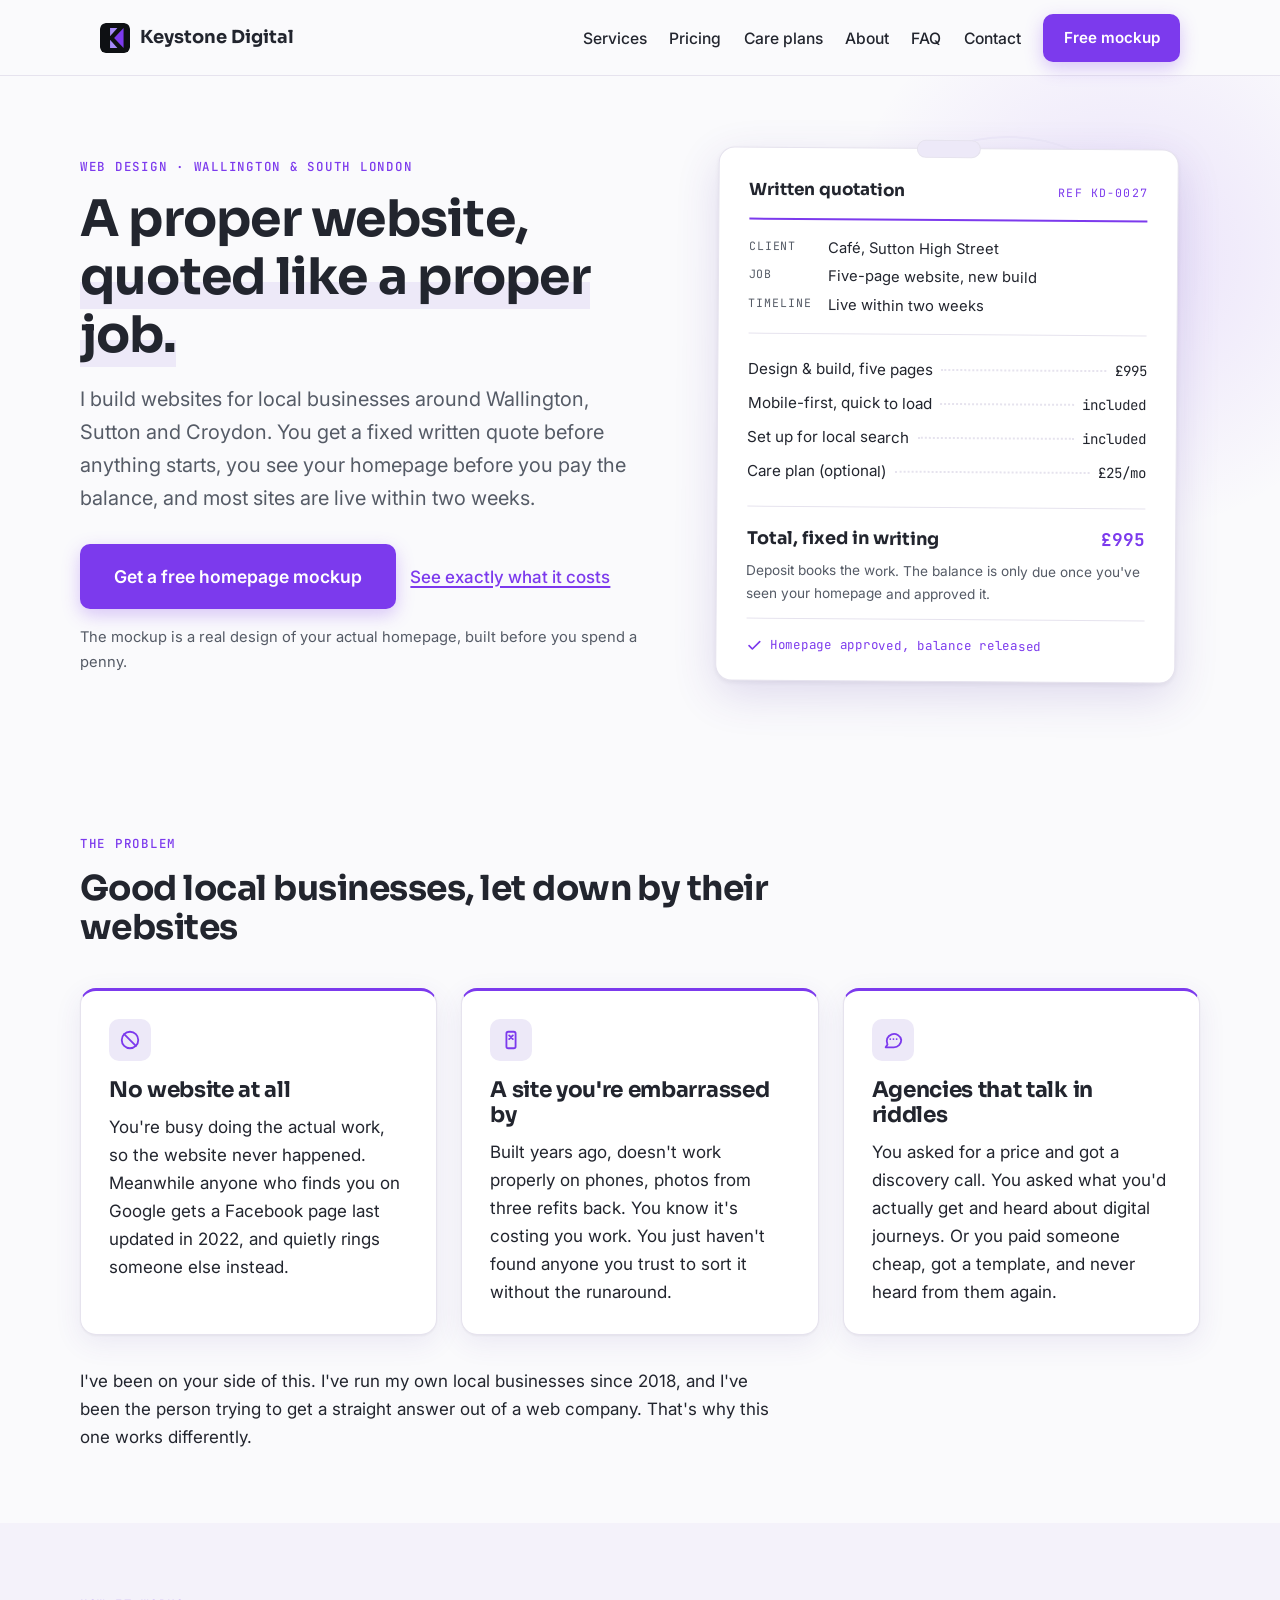
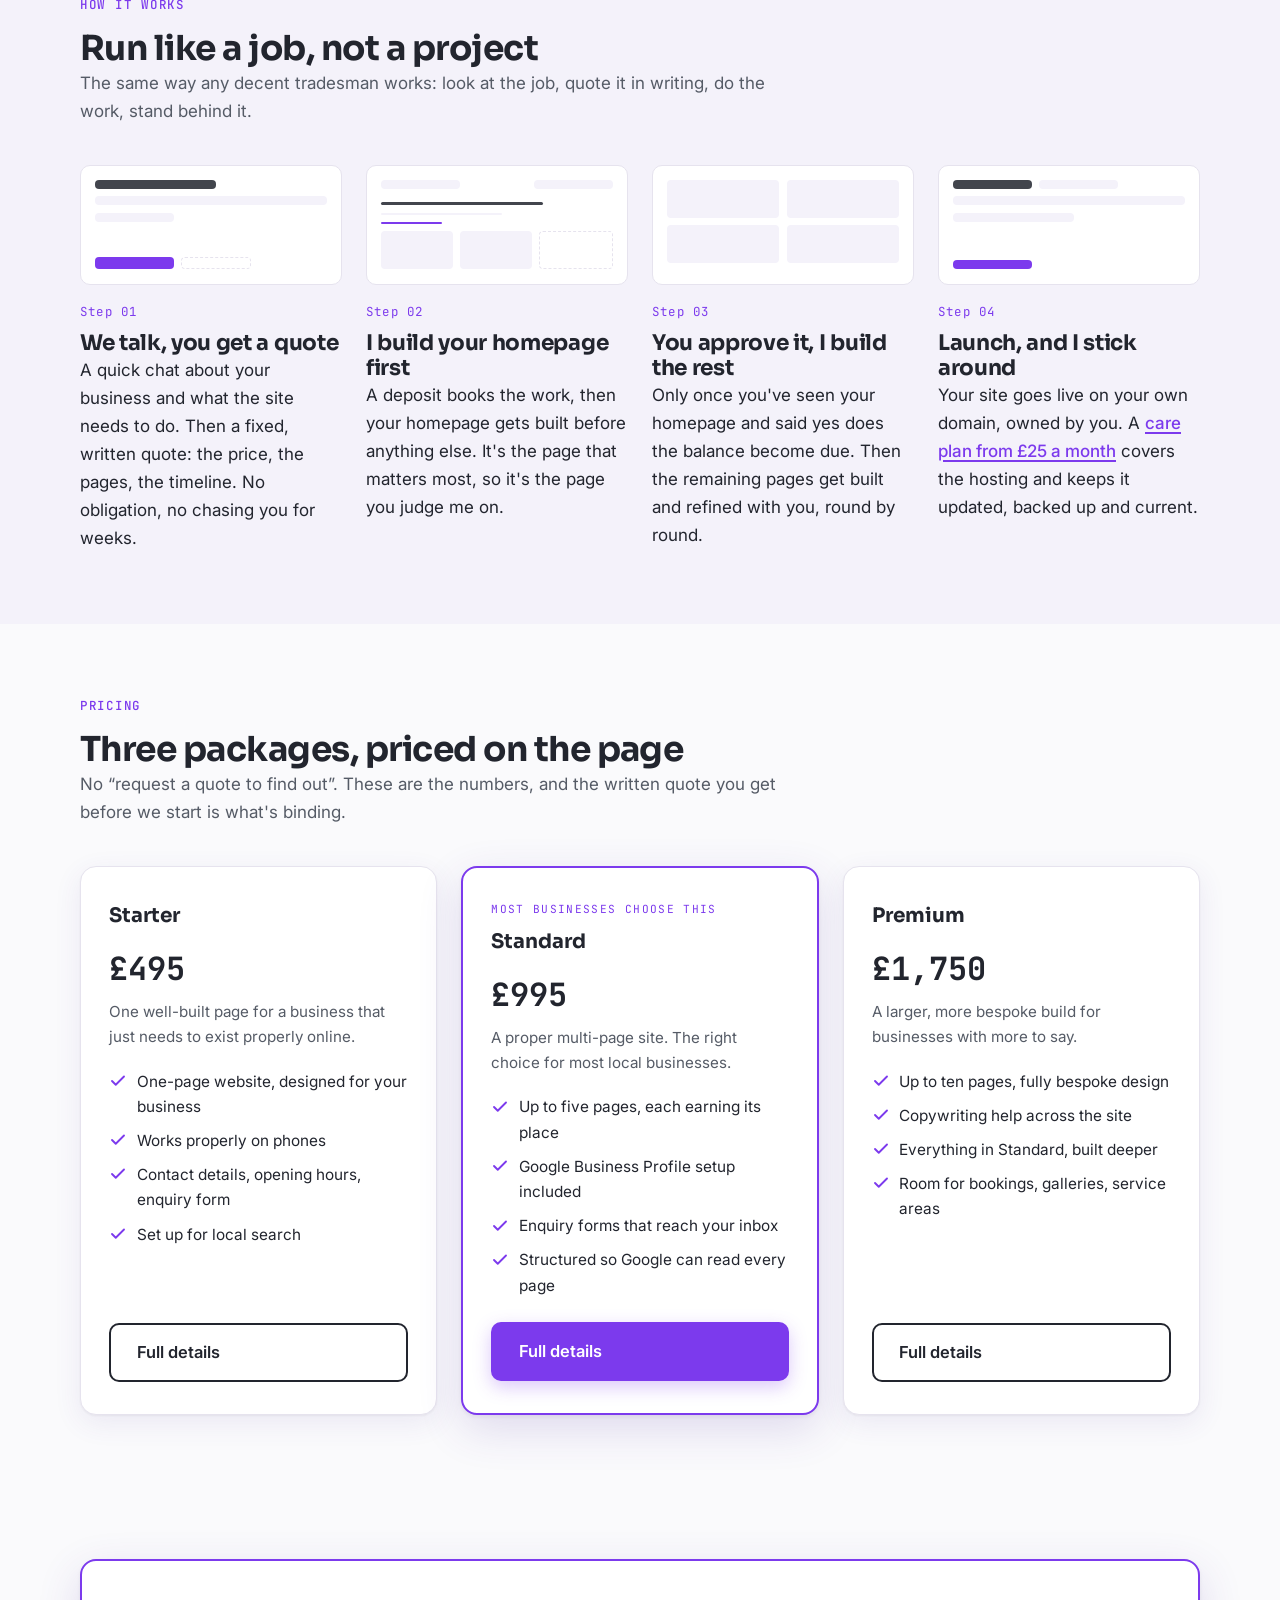
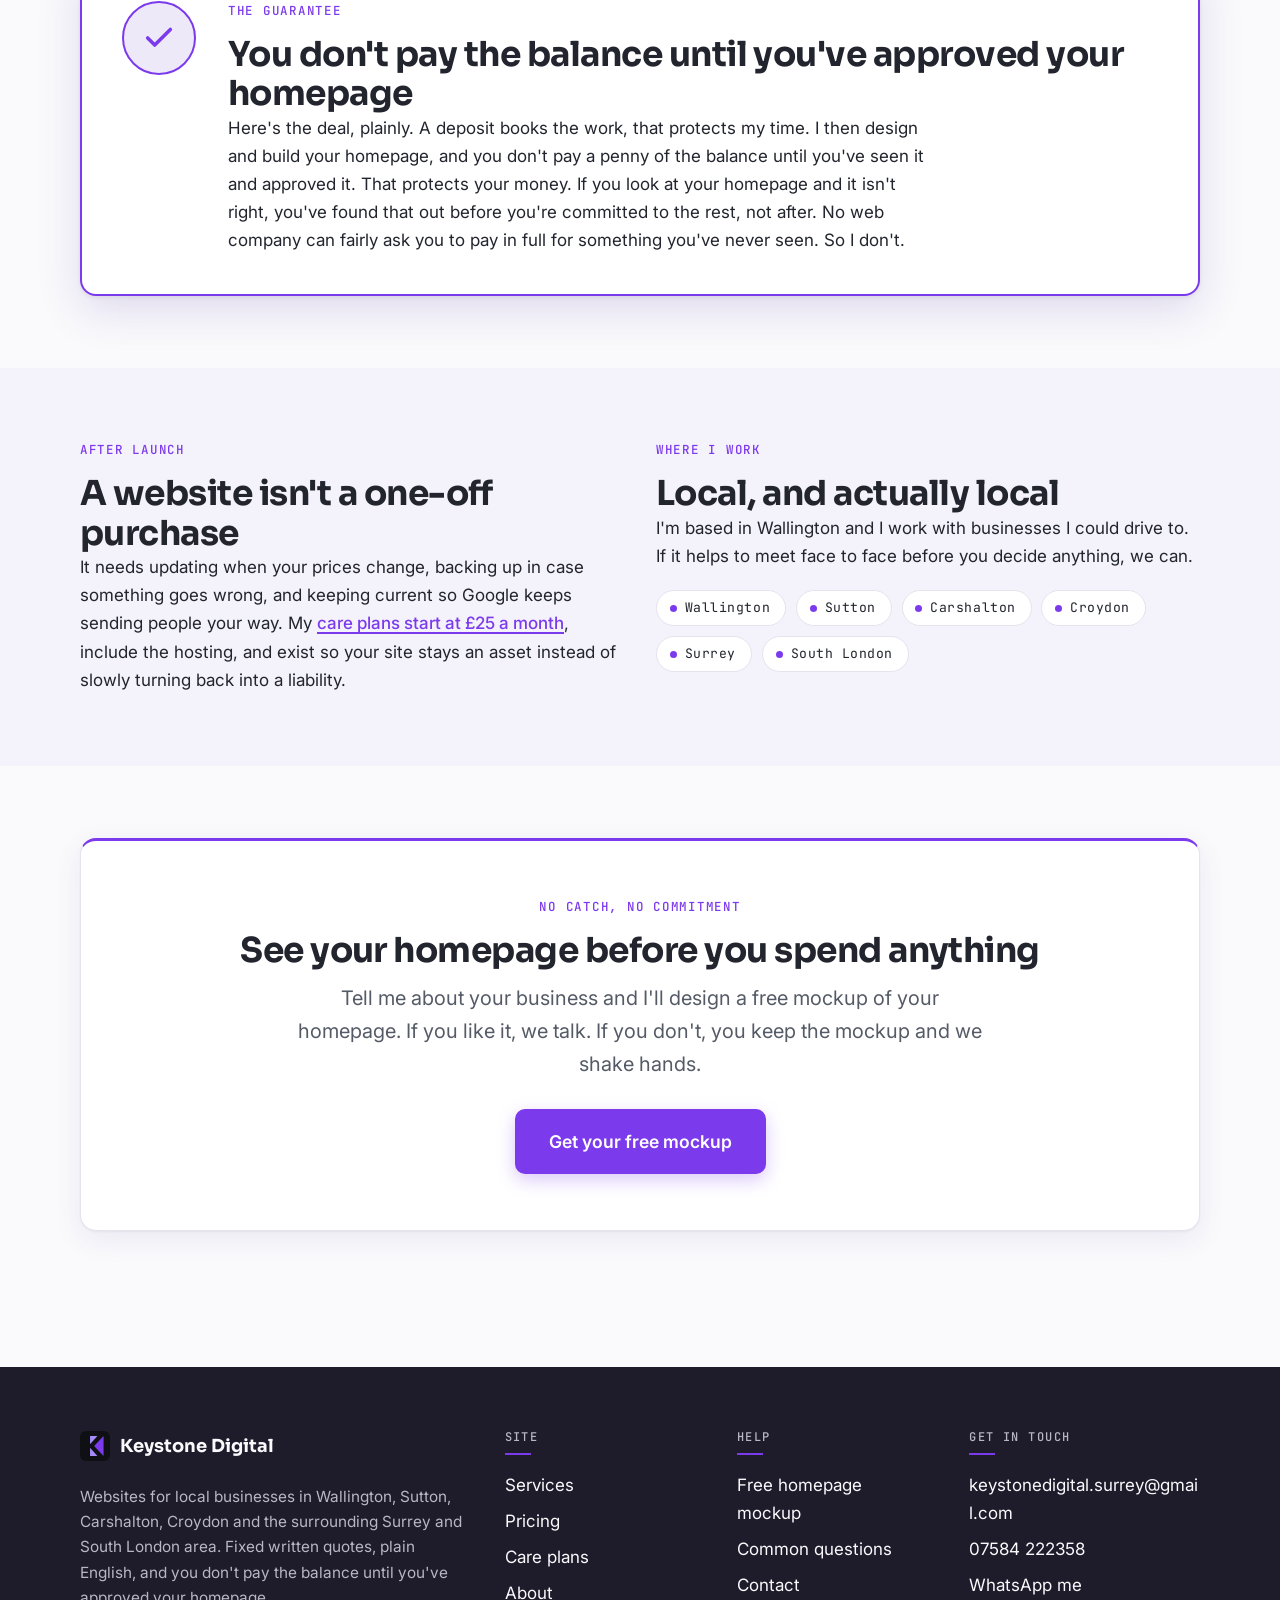
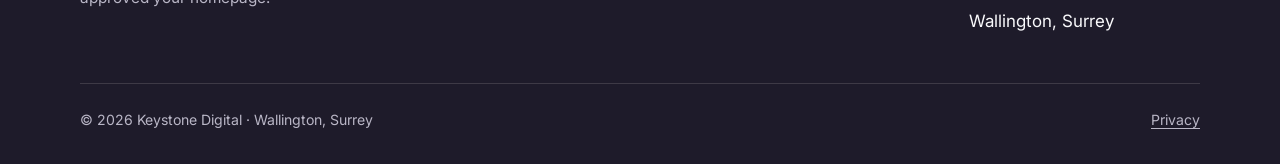
<file: index.html>
<!DOCTYPE html>
<html lang="en-GB">
<head>
  <meta charset="UTF-8">
  <meta name="viewport" content="width=device-width, initial-scale=1">
  <title>Keystone Digital: Web Design in Wallington, Sutton & Croydon</title>
  <meta name="description" content="Websites for local businesses in Wallington, Sutton, Carshalton and Croydon. Fixed written quotes from £495, homepage approved before you pay the balance.">
  <link rel="canonical" href="https://keystone-digital.co.uk/">
  <meta property="og:type" content="website">
  <meta property="og:site_name" content="Keystone Digital">
  <meta property="og:title" content="Keystone Digital: Web Design in Wallington, Sutton & Croydon">
  <meta property="og:description" content="Websites for local businesses in Wallington, Sutton, Carshalton and Croydon. Fixed written quotes from £495, homepage approved before you pay the balance.">
  <meta property="og:url" content="https://keystone-digital.co.uk/">
  <meta property="og:locale" content="en_GB">
  <meta property="og:image" content="https://keystone-digital.co.uk/logo-dark.png">
  <meta property="og:image:width" content="1024">
  <meta property="og:image:height" content="1024">
  <meta name="twitter:card" content="summary">
  <meta name="twitter:image" content="https://keystone-digital.co.uk/logo-dark.png">
  <meta name="twitter:title" content="Keystone Digital: Web Design in Wallington, Sutton & Croydon">
  <meta name="twitter:description" content="Websites for local businesses in Wallington, Sutton, Carshalton and Croydon. Fixed written quotes from £495, homepage approved before you pay the balance.">
  <link rel="icon" href="data:image/svg+xml,%3Csvg xmlns='http://www.w3.org/2000/svg' viewBox='0 0 1024 1024'%3E%3Crect width='1024' height='1024' rx='180' fill='%230E1013'/%3E%3Cpath d='M343 174h250L343 454z' fill='%23A78BFA'/%3E%3Cpath d='M343 574v276h250z' fill='%23A78BFA'/%3E%3Cpath d='M804 174v676L482 512z' fill='%237C3AED'/%3E%3C/svg%3E">
  <link rel="preconnect" href="https://fonts.googleapis.com">
  <link rel="preconnect" href="https://fonts.gstatic.com" crossorigin>
  <link href="https://fonts.googleapis.com/css2?family=Inter:wght@400;500;600&family=JetBrains+Mono:wght@500;700&family=Sora:wght@600;700&display=swap" rel="stylesheet">
  <script>document.documentElement.className += " js";</script>
  <link rel="stylesheet" href="styles.css">
  <script type="application/ld+json">
{
  "@context": "https://schema.org",
  "@type": "LocalBusiness",
  "@id": "https://keystone-digital.co.uk/#business",
  "name": "Keystone Digital",
  "url": "https://keystone-digital.co.uk/",
  "email": "keystonedigital.surrey@gmail.com",
  "description": "Web design for local businesses in Wallington, Sutton, Carshalton, Croydon and the surrounding Surrey and South London area. Fixed written quotes and a homepage-approval guarantee.",
  "telephone": "+447584222358",
  "priceRange": "£495 - £1,750",
  "address": {
    "@type": "PostalAddress",
    "addressLocality": "Wallington",
    "addressRegion": "Surrey",
    "addressCountry": "GB"
  },
  "areaServed": [
    "Wallington",
    "Sutton",
    "Carshalton",
    "Croydon",
    "Surrey",
    "South London"
  ],
  "founder": {
    "@type": "Person",
    "name": "Steve"
  }
}
  </script>
</head>
<body>
  <a class="skip-link" href="#main">Skip to content</a>
  <header class="site-header">
    <div class="nav-bar">
      <a class="brand" href="index.html"><svg viewBox="0 0 1024 1024" aria-hidden="true" focusable="false"><rect width="1024" height="1024" rx="180" fill="#0E1013"/><path d="M343 174h250L343 454z" fill="#A78BFA"/><path d="M343 574v276h250z" fill="#A78BFA"/><path d="M804 174v676L482 512z" fill="#7C3AED"/></svg>Keystone Digital</a>
      <button class="nav-toggle" aria-expanded="false" aria-controls="nav-links">
        <span class="visually-hidden">Menu</span>
        <svg class="icon-open" viewBox="0 0 24 24" fill="none" stroke="currentColor" stroke-width="2" stroke-linecap="round" aria-hidden="true"><path d="M4 7h16M4 12h16M4 17h16"/></svg>
        <svg class="icon-close" viewBox="0 0 24 24" fill="none" stroke="currentColor" stroke-width="2" stroke-linecap="round" aria-hidden="true"><path d="M6 6l12 12M18 6L6 18"/></svg>
      </button>
      <ul class="nav-links" id="nav-links">
        <li><a href="services.html">Services</a></li>
        <li><a href="pricing.html">Pricing</a></li>
        <li><a href="care-plans.html">Care plans</a></li>
        <li><a href="about.html">About</a></li>
        <li><a href="faq.html">FAQ</a></li>
        <li><a href="contact.html">Contact</a></li>
        <!-- WORK PAGE SLOT: <li><a href="work.html">Work</a></li> goes above Pricing when ready. -->
        <li><a class="btn btn-primary" href="free-mockup.html">Free mockup</a></li>
      </ul>
    </div>
  </header>
  <main id="main">

    <section class="hero">
      <div class="inner">
        <div class="hero-copy">
          <span class="eyebrow">Web design &middot; Wallington &amp; South London</span>
          <h1>A proper website, <span class="hl">quoted like a proper job.</span></h1>
          <p class="lede">I build websites for local businesses around Wallington, Sutton and Croydon. You get a fixed written quote before anything starts, you see your homepage before you pay the balance, and most sites are live within two weeks.</p>
          <div class="hero-ctas">
            <a class="btn btn-primary btn-lg" href="free-mockup.html">Get a free homepage mockup</a>
            <a class="link" href="pricing.html">See exactly what it costs</a>
          </div>
          <p class="hero-note">The mockup is a real design of your actual homepage, built before you spend a penny.</p>
        </div>
        <div class="hero-visual">
          <div class="quote-card" role="img" aria-label="Example of a Keystone Digital written quotation: a five-page website for a Sutton café, £995 fixed, balance due only after homepage approval.">
            <div class="qc-head">
              <span class="qc-title">Written quotation</span>
              <span>Ref&nbsp;KD-0027</span>
            </div>
            <dl class="qc-meta">
              <dt>Client</dt><dd>Café, Sutton High Street</dd>
              <dt>Job</dt><dd>Five-page website, new build</dd>
              <dt>Timeline</dt><dd>Live within two weeks</dd>
            </dl>
            <ul class="qc-lines">
              <li><span>Design &amp; build, five pages</span><span class="dots"></span><span class="amt">&pound;995</span></li>
              <li><span>Mobile-first, quick to load</span><span class="dots"></span><span class="amt">included</span></li>
              <li><span>Set up for local search</span><span class="dots"></span><span class="amt">included</span></li>
              <li><span>Care plan (optional)</span><span class="dots"></span><span class="amt">&pound;25/mo</span></li>
            </ul>
            <div class="qc-total"><span>Total, fixed in writing</span><span class="amt">&pound;995</span></div>
            <p class="qc-terms">Deposit books the work. The balance is only due once you've seen your homepage and approved it.</p>
            <p class="qc-approved"><svg viewBox="0 0 24 24" fill="none" stroke="currentColor" stroke-width="2.5" stroke-linecap="round" stroke-linejoin="round" aria-hidden="true"><path d="M20 6 9 17l-5-5"/></svg><span>Homepage approved, balance released</span></p>
          </div>
        </div>
      </div>
    </section>

    <section class="section">
      <div class="inner">
        <div class="section-head reveal">
          <span class="eyebrow">The problem</span>
          <h2>Good local businesses, let down by their websites</h2>
        </div>
        <div class="grid-3">
          <div class="card reveal">
            <div class="icon" aria-hidden="true"><svg viewBox="0 0 24 24" fill="none" stroke="currentColor" stroke-width="2" stroke-linecap="round" stroke-linejoin="round" aria-hidden="true"><circle cx="12" cy="12" r="9"/><path d="M5.6 5.6l12.8 12.8"/></svg></div>
            <h3>No website at all</h3>
            <p>You're busy doing the actual work, so the website never happened. Meanwhile anyone who finds you on Google gets a Facebook page last updated in 2022, and quietly rings someone else instead.</p>
          </div>
          <div class="card reveal">
            <div class="icon" aria-hidden="true"><svg viewBox="0 0 24 24" fill="none" stroke="currentColor" stroke-width="2" stroke-linecap="round" stroke-linejoin="round" aria-hidden="true"><rect x="7" y="3" width="10" height="18" rx="2"/><path d="M10 7l4 4m0-4l-4 4"/></svg></div>
            <h3>A site you're embarrassed by</h3>
            <p>Built years ago, doesn't work properly on phones, photos from three refits back. You know it's costing you work. You just haven't found anyone you trust to sort it without the runaround.</p>
          </div>
          <div class="card reveal">
            <div class="icon" aria-hidden="true"><svg viewBox="0 0 24 24" fill="none" stroke="currentColor" stroke-width="2" stroke-linecap="round" stroke-linejoin="round" aria-hidden="true"><path d="M21 12a8 8 0 0 1-8 8H4l2-3a8 8 0 1 1 15-5z"/><path d="M9 11h.01M12.5 11h.01M16 11h.01"/></svg></div>
            <h3>Agencies that talk in riddles</h3>
            <p>You asked for a price and got a discovery call. You asked what you'd actually get and heard about digital journeys. Or you paid someone cheap, got a template, and never heard from them again.</p>
          </div>
        </div>
        <p class="measure mt-2 reveal">I've been on your side of this. I've run my own local businesses since 2018, and I've been the person trying to get a straight answer out of a web company. That's why this one works differently.</p>
      </div>
    </section>

    <section class="section section-tint">
      <div class="inner">
        <div class="section-head reveal">
          <span class="eyebrow">How it works</span>
          <h2>Run like a job, not a project</h2>
          <p class="muted">The same way any decent tradesman works: look at the job, quote it in writing, do the work, stand behind it.</p>
        </div>
        <div class="grid-4">
          <div class="step reveal">
            <div class="wire" aria-hidden="true">
              <div class="bar dark half"></div>
              <div class="bar"></div>
              <div class="bar third"></div>
              <div class="row" style="margin-top:auto"><div class="bar acc" style="height:12px;width:34%"></div><div class="bar half" style="height:12px;border:1.5px dashed var(--line);background:transparent;width:30%"></div></div>
            </div>
            <span class="step-num">Step 01</span>
            <h3>We talk, you get a quote</h3>
            <p>A quick chat about your business and what the site needs to do. Then a fixed, written quote: the price, the pages, the timeline. No obligation, no chasing you for weeks.</p>
          </div>
          <div class="step reveal">
            <div class="wire" aria-hidden="true">
              <div class="row"><div class="bar third"></div><div class="bar third" style="margin-left:auto"></div></div>
              <div class="bar dark" style="width:70%;height:14px;margin-top:6px"></div>
              <div class="bar half"></div>
              <div class="bar acc" style="width:26%;height:12px"></div>
              <div class="row" style="margin-top:auto"><div class="box tall"></div><div class="box tall"></div><div class="box tall outline"></div></div>
            </div>
            <span class="step-num">Step 02</span>
            <h3>I build your homepage first</h3>
            <p>A deposit books the work, then your homepage gets built before anything else. It's the page that matters most, so it's the page you judge me on.</p>
          </div>
          <div class="step reveal">
            <div class="wire" aria-hidden="true">
              <div class="row"><div class="box tall"></div><div class="box tall"></div></div>
              <div class="row"><div class="box tall"></div><div class="box tall"></div></div>
              <div class="bar acc half" style="margin-top:auto"></div>
            </div>
            <span class="step-num">Step 03</span>
            <h3>You approve it, I build the rest</h3>
            <p>Only once you've seen your homepage and said yes does the balance become due. Then the remaining pages get built and refined with you, round by round.</p>
          </div>
          <div class="step reveal">
            <div class="wire" aria-hidden="true">
              <div class="row"><div class="bar dark third"></div><div class="bar third"></div></div>
              <div class="bar"></div>
              <div class="bar half"></div>
              <div class="bar acc third" style="margin-top:auto"></div>
            </div>
            <span class="step-num">Step 04</span>
            <h3>Launch, and I stick around</h3>
            <p>Your site goes live on your own domain, owned by you. A <a class="link" href="care-plans.html">care plan from &pound;25 a month</a> covers the hosting and keeps it updated, backed up and current.</p>
          </div>
        </div>
      </div>
    </section>

    <!-- ============================================================
         RECENT WORK SLOT: uncomment this section when work.html exists.
         It sits here, between the process and the packages, so proof
         lands right before price.

    <section class="section">
      <div class="inner">
        <div class="section-head">
          <span class="eyebrow">Recent work</span>
          <h2>Sites I've built for businesses like yours</h2>
        </div>
        <div class="grid-3">
          <a class="mini" href="work.html"><div class="mini-chrome"><i></i><i></i><i></i></div>
            <div class="mini-body"><div class="m-bar ink w40"></div><div class="m-bar w65"></div>
            <div class="m-row"><div class="m-box"></div><div class="m-box"></div></div></div></a>
          <a class="mini" href="work.html"><div class="mini-chrome"><i></i><i></i><i></i></div>
            <div class="mini-body"><div class="m-bar ink w65"></div><div class="m-bar w40"></div>
            <div class="m-row"><div class="m-box"></div><div class="m-box"></div><div class="m-box"></div></div></div></a>
          <a class="mini" href="work.html"><div class="mini-chrome"><i></i><i></i><i></i></div>
            <div class="mini-body"><div class="m-bar ink w40"></div><div class="m-row"><div class="m-box"></div><div class="m-box"></div></div>
            <div class="m-bar w65"></div></div></a>
        </div>
        <p class="mt-2"><a class="link" href="work.html">See the work I've done for local businesses</a></p>
      </div>
    </section>
    ============================================================ -->

    <section class="section">
      <div class="inner">
        <div class="section-head reveal">
          <span class="eyebrow">Pricing</span>
          <h2>Three packages, priced on the page</h2>
          <p class="muted">No &ldquo;request a quote to find out&rdquo;. These are the numbers, and the written quote you get before we start is what's binding.</p>
        </div>
        <div class="grid-3">
          <div class="pkg reveal">
            <span class="pkg-name">Starter</span>
            <p class="pkg-price">&pound;495</p>
            <p class="pkg-for">One well-built page for a business that just needs to exist properly online.</p>
            <ul>
              <li><svg viewBox="0 0 24 24" fill="none" stroke="currentColor" stroke-width="2.5" stroke-linecap="round" stroke-linejoin="round" aria-hidden="true"><path d="M20 6 9 17l-5-5"/></svg>One-page website, designed for your business</li>
              <li><svg viewBox="0 0 24 24" fill="none" stroke="currentColor" stroke-width="2.5" stroke-linecap="round" stroke-linejoin="round" aria-hidden="true"><path d="M20 6 9 17l-5-5"/></svg>Works properly on phones</li>
              <li><svg viewBox="0 0 24 24" fill="none" stroke="currentColor" stroke-width="2.5" stroke-linecap="round" stroke-linejoin="round" aria-hidden="true"><path d="M20 6 9 17l-5-5"/></svg>Contact details, opening hours, enquiry form</li>
              <li><svg viewBox="0 0 24 24" fill="none" stroke="currentColor" stroke-width="2.5" stroke-linecap="round" stroke-linejoin="round" aria-hidden="true"><path d="M20 6 9 17l-5-5"/></svg>Set up for local search</li>
            </ul>
            <a class="btn btn-ghost" href="pricing.html">Full details</a>
          </div>
          <div class="pkg pkg-featured reveal">
            <span class="pkg-flag">Most businesses choose this</span>
            <span class="pkg-name">Standard</span>
            <p class="pkg-price">&pound;995</p>
            <p class="pkg-for">A proper multi-page site. The right choice for most local businesses.</p>
            <ul>
              <li><svg viewBox="0 0 24 24" fill="none" stroke="currentColor" stroke-width="2.5" stroke-linecap="round" stroke-linejoin="round" aria-hidden="true"><path d="M20 6 9 17l-5-5"/></svg>Up to five pages, each earning its place</li>
              <li><svg viewBox="0 0 24 24" fill="none" stroke="currentColor" stroke-width="2.5" stroke-linecap="round" stroke-linejoin="round" aria-hidden="true"><path d="M20 6 9 17l-5-5"/></svg>Google Business Profile setup included</li>
              <li><svg viewBox="0 0 24 24" fill="none" stroke="currentColor" stroke-width="2.5" stroke-linecap="round" stroke-linejoin="round" aria-hidden="true"><path d="M20 6 9 17l-5-5"/></svg>Enquiry forms that reach your inbox</li>
              <li><svg viewBox="0 0 24 24" fill="none" stroke="currentColor" stroke-width="2.5" stroke-linecap="round" stroke-linejoin="round" aria-hidden="true"><path d="M20 6 9 17l-5-5"/></svg>Structured so Google can read every page</li>
            </ul>
            <a class="btn btn-primary" href="pricing.html">Full details</a>
          </div>
          <div class="pkg reveal">
            <span class="pkg-name">Premium</span>
            <p class="pkg-price">&pound;1,750</p>
            <p class="pkg-for">A larger, more bespoke build for businesses with more to say.</p>
            <ul>
              <li><svg viewBox="0 0 24 24" fill="none" stroke="currentColor" stroke-width="2.5" stroke-linecap="round" stroke-linejoin="round" aria-hidden="true"><path d="M20 6 9 17l-5-5"/></svg>Up to ten pages, fully bespoke design</li>
              <li><svg viewBox="0 0 24 24" fill="none" stroke="currentColor" stroke-width="2.5" stroke-linecap="round" stroke-linejoin="round" aria-hidden="true"><path d="M20 6 9 17l-5-5"/></svg>Copywriting help across the site</li>
              <li><svg viewBox="0 0 24 24" fill="none" stroke="currentColor" stroke-width="2.5" stroke-linecap="round" stroke-linejoin="round" aria-hidden="true"><path d="M20 6 9 17l-5-5"/></svg>Everything in Standard, built deeper</li>
              <li><svg viewBox="0 0 24 24" fill="none" stroke="currentColor" stroke-width="2.5" stroke-linecap="round" stroke-linejoin="round" aria-hidden="true"><path d="M20 6 9 17l-5-5"/></svg>Room for bookings, galleries, service areas</li>
            </ul>
            <a class="btn btn-ghost" href="pricing.html">Full details</a>
          </div>
        </div>
      </div>
    </section>

    <section class="section">
      <div class="inner">
        <div class="guarantee reveal">
          <div class="seal" aria-hidden="true"><svg viewBox="0 0 24 24" fill="none" stroke="currentColor" stroke-width="2.5" stroke-linecap="round" stroke-linejoin="round" aria-hidden="true"><path d="M20 6 9 17l-5-5"/></svg></div>
          <div>
            <span class="eyebrow">The guarantee</span>
            <h2>You don't pay the balance until you've approved your homepage</h2>
            <p class="measure">Here's the deal, plainly. A deposit books the work, that protects my time. I then design and build your homepage, and you don't pay a penny of the balance until you've seen it and approved it. That protects your money. If you look at your homepage and it isn't right, you've found that out before you're committed to the rest, not after. No web company can fairly ask you to pay in full for something you've never seen. So I don't.</p>
          </div>
        </div>
      </div>
    </section>

    <section class="section section-tint">
      <div class="inner">
        <div class="grid-2">
          <div class="reveal">
            <span class="eyebrow">After launch</span>
            <h2>A website isn't a one-off purchase</h2>
            <p class="measure">It needs updating when your prices change, backing up in case something goes wrong, and keeping current so Google keeps sending people your way. My <a class="link" href="care-plans.html">care plans start at &pound;25 a month</a>, include the hosting, and exist so your site stays an asset instead of slowly turning back into a liability.</p>
          </div>
          <div class="reveal">
            <span class="eyebrow">Where I work</span>
            <h2>Local, and actually local</h2>
            <p class="measure">I'm based in Wallington and I work with businesses I could drive to. If it helps to meet face to face before you decide anything, we can.</p>
            <ul class="areas">
              <li>Wallington</li><li>Sutton</li><li>Carshalton</li><li>Croydon</li><li>Surrey</li><li>South London</li>
            </ul>
          </div>
        </div>
      </div>
    </section>

    <section class="section">
      <div class="cta-band reveal">
        <span class="eyebrow">No catch, no commitment</span>
        <h2>See your homepage before you spend anything</h2>
        <p class="lede">Tell me about your business and I'll design a free mockup of your homepage. If you like it, we talk. If you don't, you keep the mockup and we shake hands.</p>
        <a class="btn btn-primary btn-lg" href="free-mockup.html">Get your free mockup</a>
      </div>
    </section>

  </main>
  <footer class="site-footer">
    <div class="inner">
      <div class="footer-grid">
        <div>
          <a class="brand" href="index.html" style="color:var(--dark-text)"><svg viewBox="0 0 1024 1024" aria-hidden="true" focusable="false"><rect width="1024" height="1024" rx="180" fill="#0E1013"/><path d="M343 174h250L343 454z" fill="#A78BFA"/><path d="M343 574v276h250z" fill="#A78BFA"/><path d="M804 174v676L482 512z" fill="#7C3AED"/></svg>Keystone Digital</a>
          <p class="blurb">Websites for local businesses in Wallington, Sutton, Carshalton, Croydon and the surrounding Surrey and South London area. Fixed written quotes, plain English, and you don't pay the balance until you've approved your homepage.</p>
        </div>
        <div>
          <h4>Site</h4>
          <ul>
            <li><a href="services.html">Services</a></li>
            <!-- WORK PAGE SLOT: <li><a href="work.html">Work</a></li> goes here when ready. -->
            <li><a href="pricing.html">Pricing</a></li>
            <li><a href="care-plans.html">Care plans</a></li>
            <li><a href="about.html">About</a></li>
          </ul>
        </div>
        <div>
          <h4>Help</h4>
          <ul>
            <li><a href="free-mockup.html">Free homepage mockup</a></li>
            <li><a href="faq.html">Common questions</a></li>
            <li><a href="contact.html">Contact</a></li>
          </ul>
        </div>
        <div>
          <h4>Get in touch</h4>
          <ul>
            <li><a class="footer-email" href="mailto:keystonedigital.surrey@gmail.com">keystonedigital.surrey@gmail.com</a></li>
            <li><a href="tel:+447584222358">07584 222358</a></li>
            <li><a href="https://wa.me/447584222358" rel="noopener">WhatsApp me</a></li>
            <li>Wallington, Surrey</li>
          </ul>
        </div>
      </div>
      <div class="footer-legal">
        <span>&copy; 2026 Keystone Digital &middot; Wallington, Surrey</span>
        <span><a href="privacy.html">Privacy</a></span>
      </div>
    </div>
  </footer>
  <script src="main.js"></script>
  <!-- Cloudflare Web Analytics --><script type='module' src='https://static.cloudflareinsights.com/beacon.min.js' data-cf-beacon='{"token": "872a012d900a4dfeaf34f4471a6d7d39"}'></script><!-- End Cloudflare Web Analytics -->
</body>
</html>
</file>
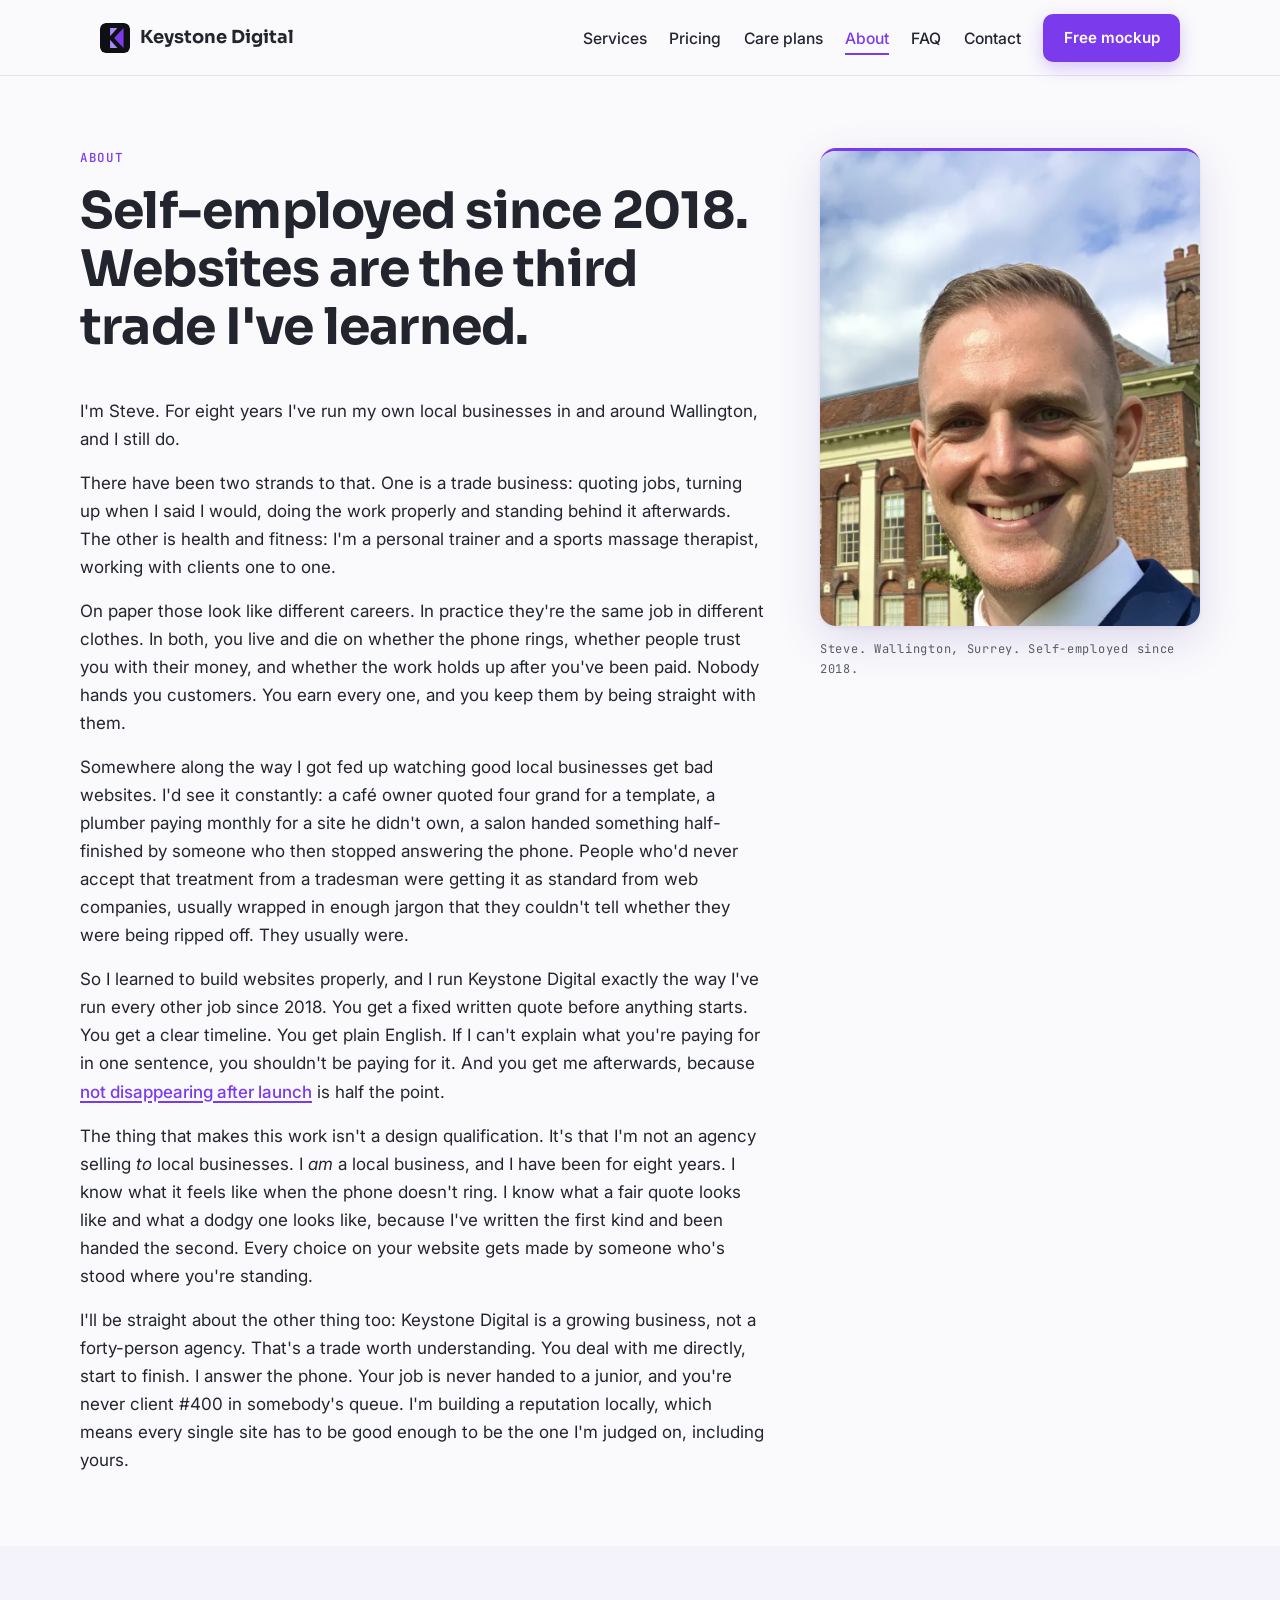
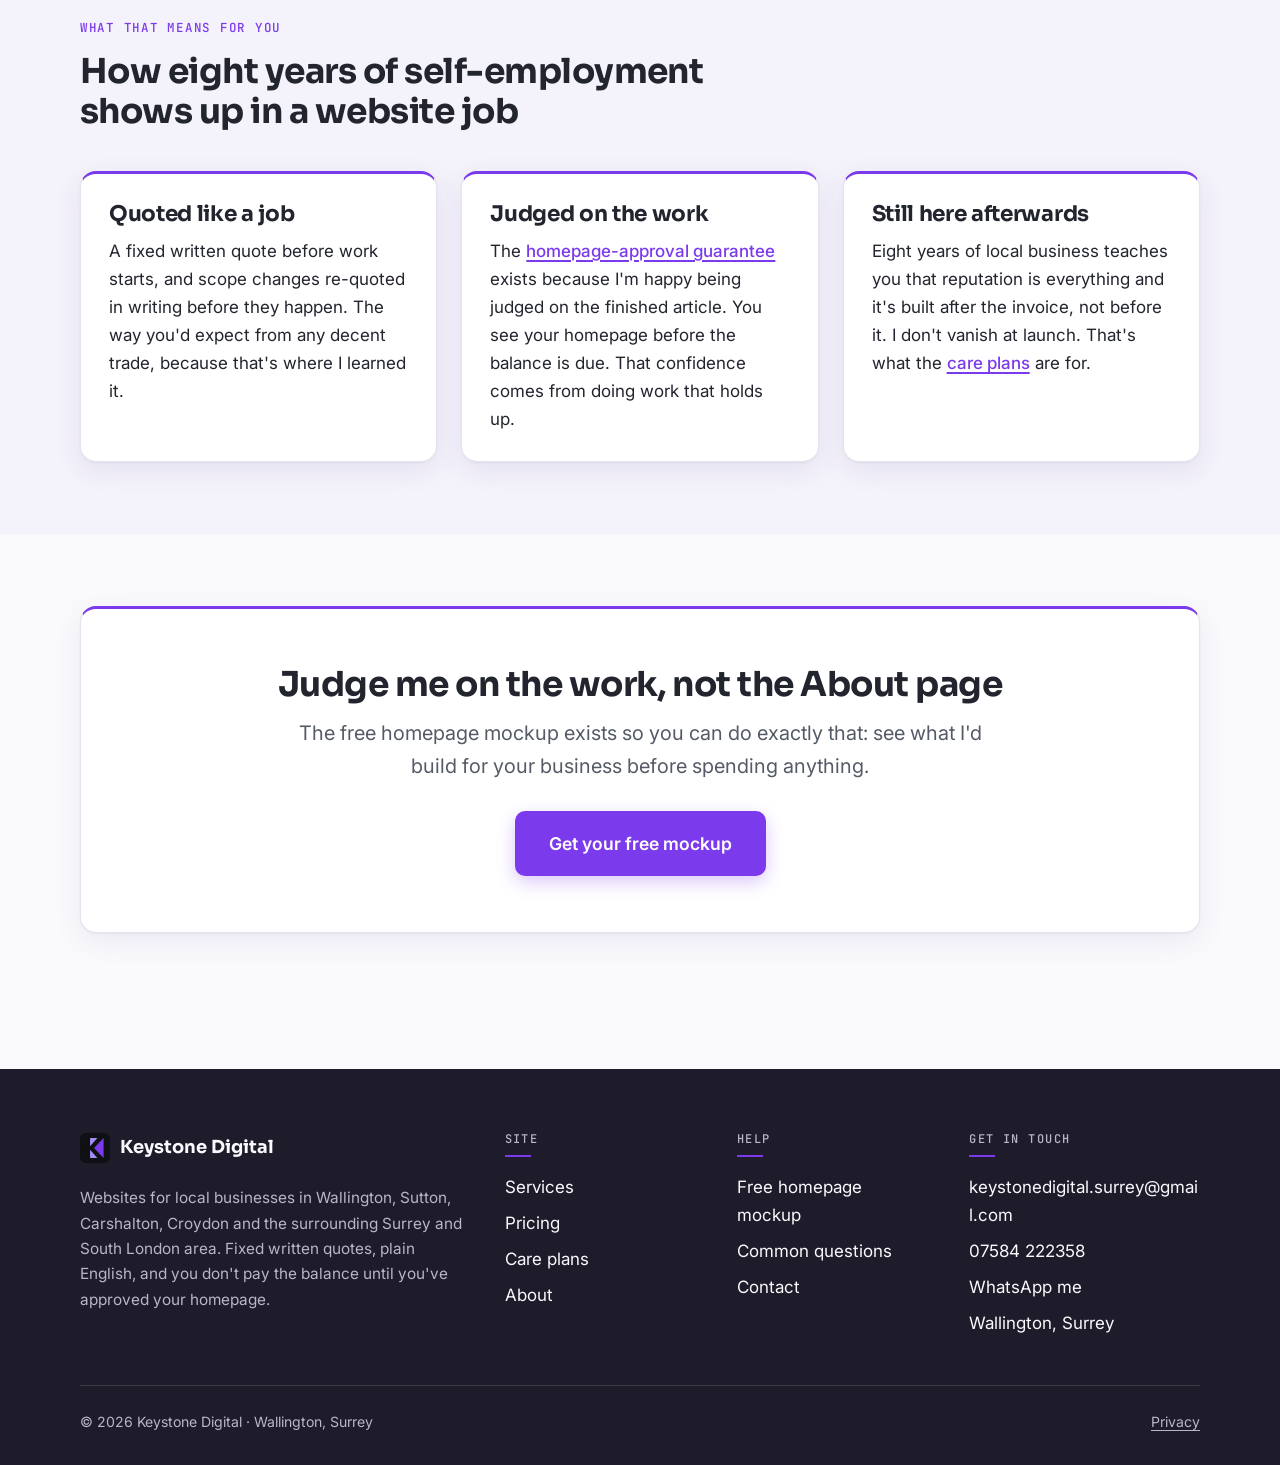
<file: about.html>
<!DOCTYPE html>
<html lang="en-GB">
<head>
  <meta charset="UTF-8">
  <meta name="viewport" content="width=device-width, initial-scale=1">
  <title>About Steve: A Local Business Building for Local Businesses</title>
  <meta name="description" content="Self-employed since 2018 running a trade business and working as a personal trainer. Now building websites for local businesses the same way: quoted, delivered, stood behind.">
  <link rel="canonical" href="https://keystone-digital.co.uk/about.html">
  <meta property="og:type" content="website">
  <meta property="og:site_name" content="Keystone Digital">
  <meta property="og:title" content="About Steve: A Local Business Building for Local Businesses">
  <meta property="og:description" content="Self-employed since 2018 running a trade business and working as a personal trainer. Now building websites for local businesses the same way: quoted, delivered, stood behind.">
  <meta property="og:url" content="https://keystone-digital.co.uk/about.html">
  <meta property="og:locale" content="en_GB">
  <meta property="og:image" content="https://keystone-digital.co.uk/logo-dark.png">
  <meta property="og:image:width" content="1024">
  <meta property="og:image:height" content="1024">
  <meta name="twitter:card" content="summary">
  <meta name="twitter:image" content="https://keystone-digital.co.uk/logo-dark.png">
  <meta name="twitter:title" content="About Steve: A Local Business Building for Local Businesses">
  <meta name="twitter:description" content="Self-employed since 2018 running a trade business and working as a personal trainer. Now building websites for local businesses the same way: quoted, delivered, stood behind.">
  <link rel="icon" href="data:image/svg+xml,%3Csvg xmlns='http://www.w3.org/2000/svg' viewBox='0 0 1024 1024'%3E%3Crect width='1024' height='1024' rx='180' fill='%230E1013'/%3E%3Cpath d='M343 174h250L343 454z' fill='%23A78BFA'/%3E%3Cpath d='M343 574v276h250z' fill='%23A78BFA'/%3E%3Cpath d='M804 174v676L482 512z' fill='%237C3AED'/%3E%3C/svg%3E">
  <link rel="preconnect" href="https://fonts.googleapis.com">
  <link rel="preconnect" href="https://fonts.gstatic.com" crossorigin>
  <link href="https://fonts.googleapis.com/css2?family=Inter:wght@400;500;600&family=JetBrains+Mono:wght@500;700&family=Sora:wght@600;700&display=swap" rel="stylesheet">
  <script>document.documentElement.className += " js";</script>
  <link rel="stylesheet" href="styles.css">
</head>
<body>
  <a class="skip-link" href="#main">Skip to content</a>
  <header class="site-header">
    <div class="nav-bar">
      <a class="brand" href="index.html"><svg viewBox="0 0 1024 1024" aria-hidden="true" focusable="false"><rect width="1024" height="1024" rx="180" fill="#0E1013"/><path d="M343 174h250L343 454z" fill="#A78BFA"/><path d="M343 574v276h250z" fill="#A78BFA"/><path d="M804 174v676L482 512z" fill="#7C3AED"/></svg>Keystone Digital</a>
      <button class="nav-toggle" aria-expanded="false" aria-controls="nav-links">
        <span class="visually-hidden">Menu</span>
        <svg class="icon-open" viewBox="0 0 24 24" fill="none" stroke="currentColor" stroke-width="2" stroke-linecap="round" aria-hidden="true"><path d="M4 7h16M4 12h16M4 17h16"/></svg>
        <svg class="icon-close" viewBox="0 0 24 24" fill="none" stroke="currentColor" stroke-width="2" stroke-linecap="round" aria-hidden="true"><path d="M6 6l12 12M18 6L6 18"/></svg>
      </button>
      <ul class="nav-links" id="nav-links">
        <li><a href="services.html">Services</a></li>
        <li><a href="pricing.html">Pricing</a></li>
        <li><a href="care-plans.html">Care plans</a></li>
        <li><a href="about.html" aria-current="page">About</a></li>
        <li><a href="faq.html">FAQ</a></li>
        <li><a href="contact.html">Contact</a></li>
        <!-- WORK PAGE SLOT: <li><a href="work.html">Work</a></li> goes above Pricing when ready. -->
        <li><a class="btn btn-primary" href="free-mockup.html">Free mockup</a></li>
      </ul>
    </div>
  </header>
  <main id="main">
    <section class="section">
      <div class="inner">
        <div class="about-grid">
        <div>
        <div class="section-head">
          <span class="eyebrow">About</span>
          <h1>Self-employed since 2018. Websites are the third trade I've learned.</h1>
        </div>
        <div class="measure">
          <p>I'm Steve. For eight years I've run my own local businesses in and around Wallington, and I still do.</p>
          <p>There have been two strands to that. One is a trade business: quoting jobs, turning up when I said I would, doing the work properly and standing behind it afterwards. The other is health and fitness: I'm a personal trainer and a sports massage therapist, working with clients one to one.</p>
          <p>On paper those look like different careers. In practice they're the same job in different clothes. In both, you live and die on whether the phone rings, whether people trust you with their money, and whether the work holds up after you've been paid. Nobody hands you customers. You earn every one, and you keep them by being straight with them.</p>
          <p>Somewhere along the way I got fed up watching good local businesses get bad websites. I'd see it constantly: a caf&eacute; owner quoted four grand for a template, a plumber paying monthly for a site he didn't own, a salon handed something half-finished by someone who then stopped answering the phone. People who'd never accept that treatment from a tradesman were getting it as standard from web companies, usually wrapped in enough jargon that they couldn't tell whether they were being ripped off. They usually were.</p>
          <p>So I learned to build websites properly, and I run Keystone Digital exactly the way I've run every other job since 2018. You get a fixed written quote before anything starts. You get a clear timeline. You get plain English. If I can't explain what you're paying for in one sentence, you shouldn't be paying for it. And you get me afterwards, because <a class="link" href="care-plans.html">not disappearing after launch</a> is half the point.</p>
          <p>The thing that makes this work isn't a design qualification. It's that I'm not an agency selling <em>to</em> local businesses. I <em>am</em> a local business, and I have been for eight years. I know what it feels like when the phone doesn't ring. I know what a fair quote looks like and what a dodgy one looks like, because I've written the first kind and been handed the second. Every choice on your website gets made by someone who's stood where you're standing.</p>
          <p>I'll be straight about the other thing too: Keystone Digital is a growing business, not a forty-person agency. That's a trade worth understanding. You deal with me directly, start to finish. I answer the phone. Your job is never handed to a junior, and you're never client #400 in somebody's queue. I'm building a reputation locally, which means every single site has to be good enough to be the one I'm judged on, including yours.</p>
        </div>
        </div>
        <figure class="about-photo reveal">
          <picture>
            <source srcset="steve.webp" type="image/webp">
            <img src="steve.jpg" srcset="steve-480.jpg 480w, steve.jpg 900w" sizes="(max-width: 860px) 340px, 380px" width="900" height="1125" alt="Steve, owner of Keystone Digital, in a navy suit smiling outdoors in front of a red-brick building" decoding="async">
          </picture>
          <figcaption>Steve. Wallington, Surrey. Self-employed since 2018.</figcaption>
        </figure>
        </div>
      </div>
    </section>

    <section class="section section-tint">
      <div class="inner">
        <div class="section-head reveal">
          <span class="eyebrow">What that means for you</span>
          <h2>How eight years of self-employment shows up in a website job</h2>
        </div>
        <div class="grid-3">
          <div class="card reveal">
            <h3>Quoted like a job</h3>
            <p>A fixed written quote before work starts, and scope changes re-quoted in writing before they happen. The way you'd expect from any decent trade, because that's where I learned it.</p>
          </div>
          <div class="card reveal">
            <h3>Judged on the work</h3>
            <p>The <a class="link" href="faq.html">homepage-approval guarantee</a> exists because I'm happy being judged on the finished article. You see your homepage before the balance is due. That confidence comes from doing work that holds up.</p>
          </div>
          <div class="card reveal">
            <h3>Still here afterwards</h3>
            <p>Eight years of local business teaches you that reputation is everything and it's built after the invoice, not before it. I don't vanish at launch. That's what the <a class="link" href="care-plans.html">care plans</a> are for.</p>
          </div>
        </div>
      </div>
    </section>

    <section class="section">
      <div class="cta-band reveal">
        <h2>Judge me on the work, not the About page</h2>
        <p class="lede">The free homepage mockup exists so you can do exactly that: see what I'd build for your business before spending anything.</p>
        <a class="btn btn-primary btn-lg" href="free-mockup.html">Get your free mockup</a>
      </div>
    </section>
  </main>
  <footer class="site-footer">
    <div class="inner">
      <div class="footer-grid">
        <div>
          <a class="brand" href="index.html" style="color:var(--dark-text)"><svg viewBox="0 0 1024 1024" aria-hidden="true" focusable="false"><rect width="1024" height="1024" rx="180" fill="#0E1013"/><path d="M343 174h250L343 454z" fill="#A78BFA"/><path d="M343 574v276h250z" fill="#A78BFA"/><path d="M804 174v676L482 512z" fill="#7C3AED"/></svg>Keystone Digital</a>
          <p class="blurb">Websites for local businesses in Wallington, Sutton, Carshalton, Croydon and the surrounding Surrey and South London area. Fixed written quotes, plain English, and you don't pay the balance until you've approved your homepage.</p>
        </div>
        <div>
          <h4>Site</h4>
          <ul>
            <li><a href="services.html">Services</a></li>
            <!-- WORK PAGE SLOT: <li><a href="work.html">Work</a></li> goes here when ready. -->
            <li><a href="pricing.html">Pricing</a></li>
            <li><a href="care-plans.html">Care plans</a></li>
            <li><a href="about.html">About</a></li>
          </ul>
        </div>
        <div>
          <h4>Help</h4>
          <ul>
            <li><a href="free-mockup.html">Free homepage mockup</a></li>
            <li><a href="faq.html">Common questions</a></li>
            <li><a href="contact.html">Contact</a></li>
          </ul>
        </div>
        <div>
          <h4>Get in touch</h4>
          <ul>
            <li><a class="footer-email" href="mailto:keystonedigital.surrey@gmail.com">keystonedigital.surrey@gmail.com</a></li>
            <li><a href="tel:+447584222358">07584 222358</a></li>
            <li><a href="https://wa.me/447584222358" rel="noopener">WhatsApp me</a></li>
            <li>Wallington, Surrey</li>
          </ul>
        </div>
      </div>
      <div class="footer-legal">
        <span>&copy; 2026 Keystone Digital &middot; Wallington, Surrey</span>
        <span><a href="privacy.html">Privacy</a></span>
      </div>
    </div>
  </footer>
  <script src="main.js"></script>
  <!-- Cloudflare Web Analytics --><script type='module' src='https://static.cloudflareinsights.com/beacon.min.js' data-cf-beacon='{"token": "872a012d900a4dfeaf34f4471a6d7d39"}'></script><!-- End Cloudflare Web Analytics -->
</body>
</html>
</file>
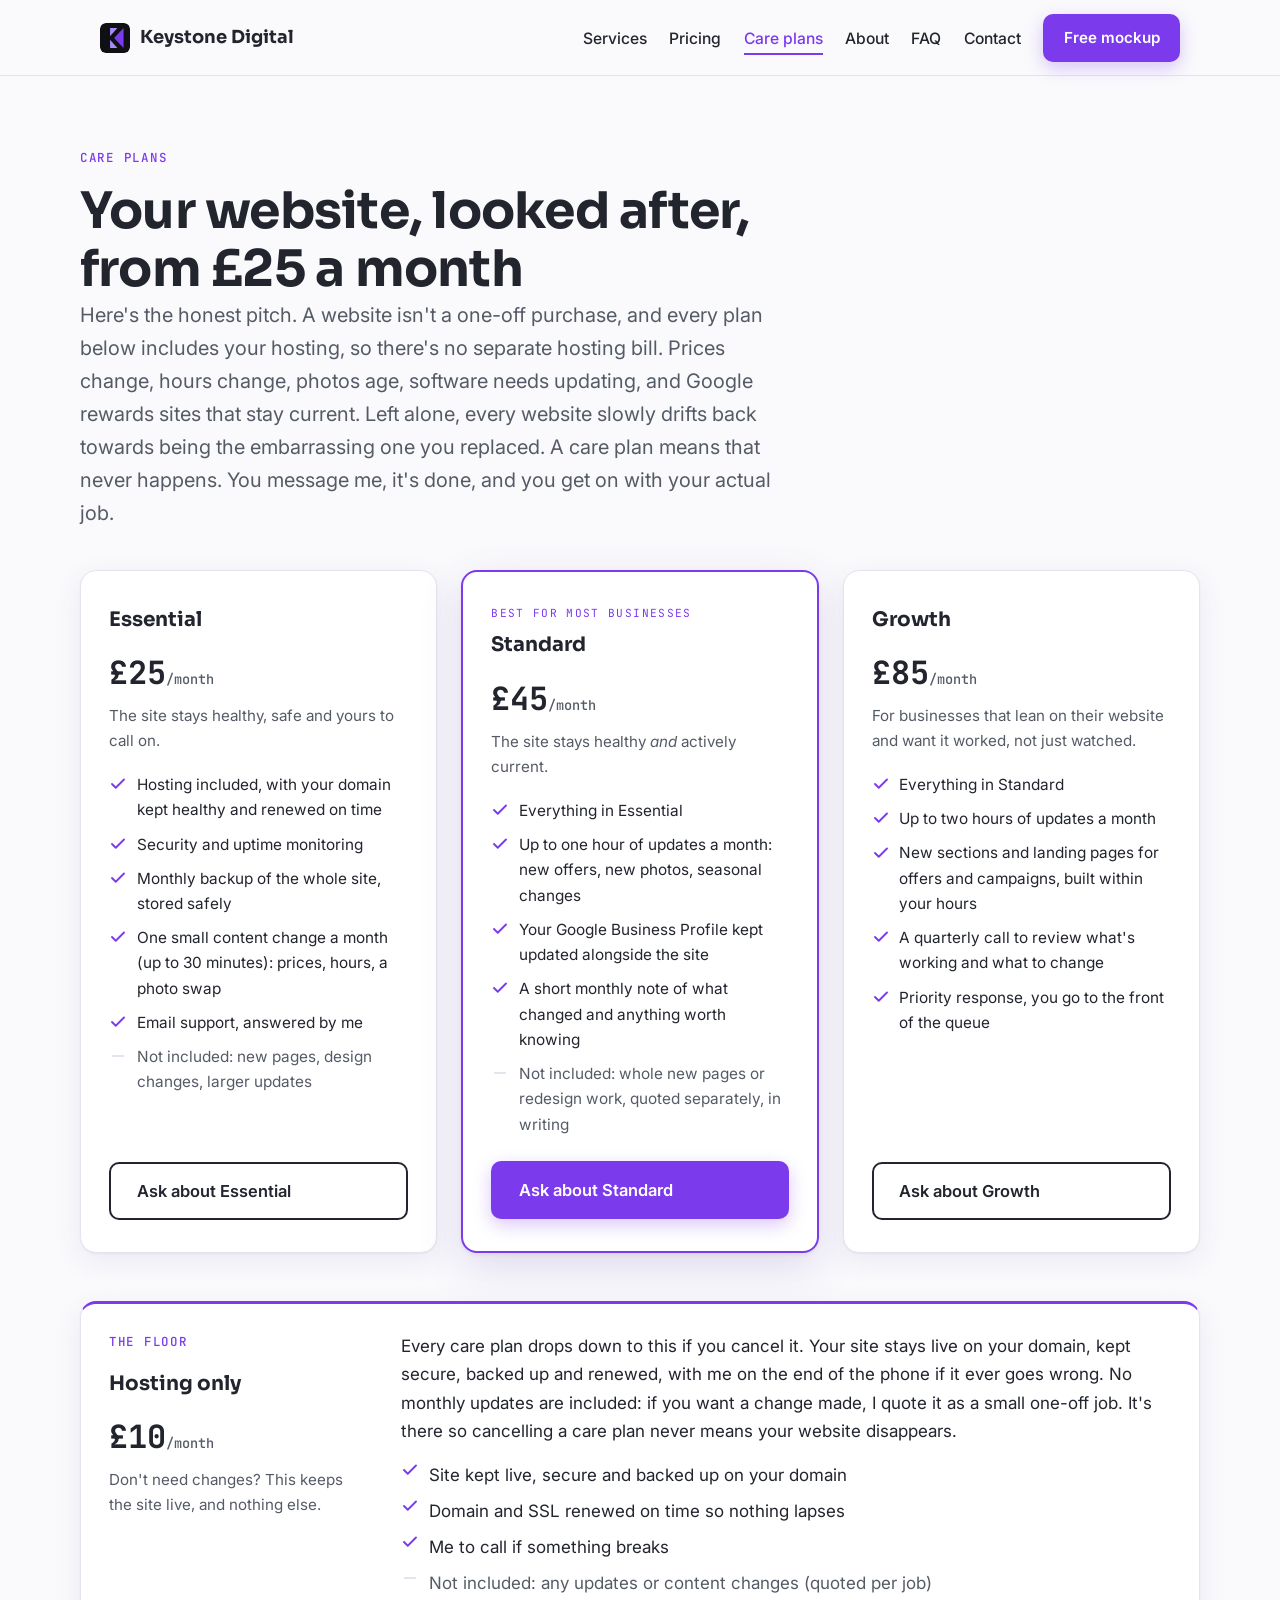
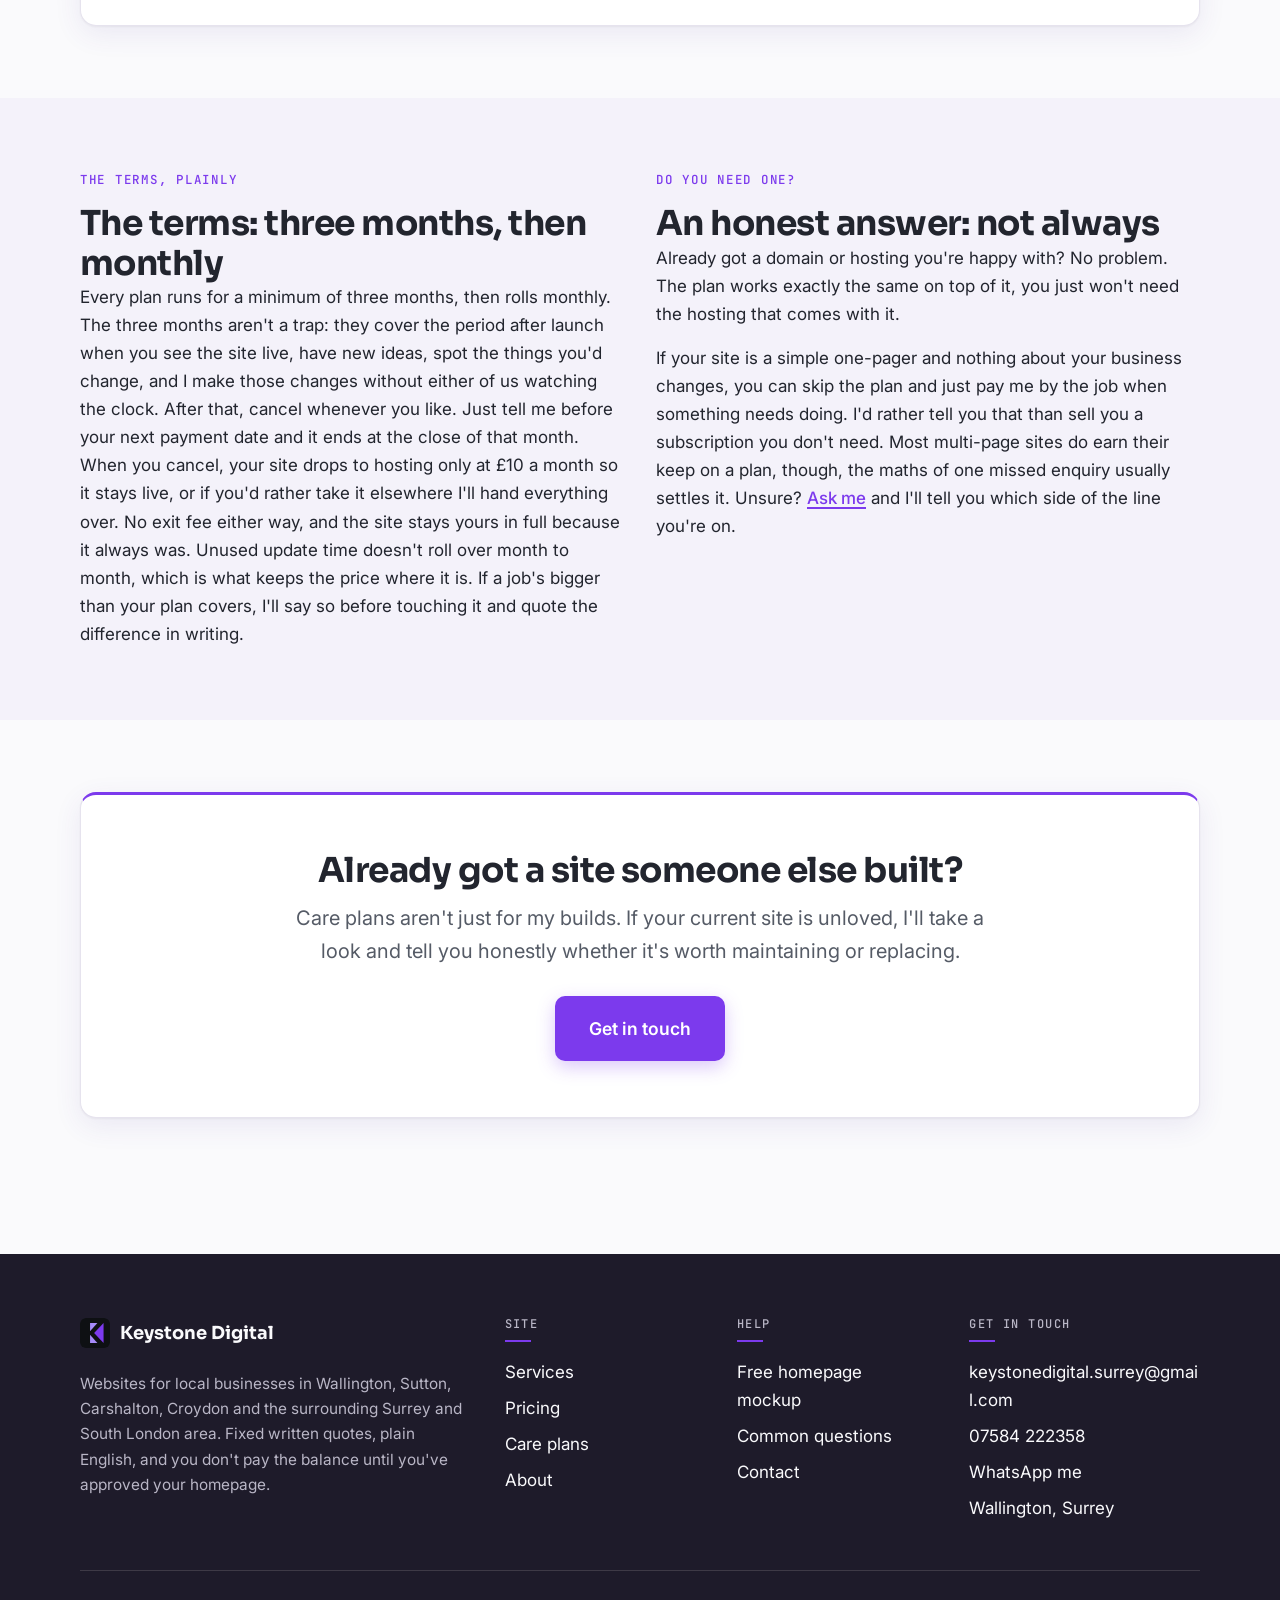
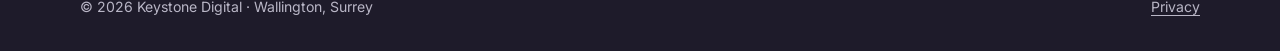
<file: care-plans.html>
<!DOCTYPE html>
<html lang="en-GB">
<head>
  <meta charset="UTF-8">
  <meta name="viewport" content="width=device-width, initial-scale=1">
  <title>Website Care Plans from £25/month | Keystone Digital</title>
  <meta name="description" content="Website hosting and maintenance for local businesses: updates, backups, monitoring and content changes handled from £25 a month. Three months minimum, then monthly rolling.">
  <link rel="canonical" href="https://keystone-digital.co.uk/care-plans.html">
  <meta property="og:type" content="website">
  <meta property="og:site_name" content="Keystone Digital">
  <meta property="og:title" content="Website Care Plans from £25/month | Keystone Digital">
  <meta property="og:description" content="Website hosting and maintenance for local businesses: updates, backups, monitoring and content changes handled from £25 a month. Three months minimum, then monthly rolling.">
  <meta property="og:url" content="https://keystone-digital.co.uk/care-plans.html">
  <meta property="og:locale" content="en_GB">
  <meta property="og:image" content="https://keystone-digital.co.uk/logo-dark.png">
  <meta property="og:image:width" content="1024">
  <meta property="og:image:height" content="1024">
  <meta name="twitter:card" content="summary">
  <meta name="twitter:image" content="https://keystone-digital.co.uk/logo-dark.png">
  <meta name="twitter:title" content="Website Care Plans from £25/month | Keystone Digital">
  <meta name="twitter:description" content="Website hosting and maintenance for local businesses: updates, backups, monitoring and content changes handled from £25 a month. Three months minimum, then monthly rolling.">
  <link rel="icon" href="data:image/svg+xml,%3Csvg xmlns='http://www.w3.org/2000/svg' viewBox='0 0 1024 1024'%3E%3Crect width='1024' height='1024' rx='180' fill='%230E1013'/%3E%3Cpath d='M343 174h250L343 454z' fill='%23A78BFA'/%3E%3Cpath d='M343 574v276h250z' fill='%23A78BFA'/%3E%3Cpath d='M804 174v676L482 512z' fill='%237C3AED'/%3E%3C/svg%3E">
  <link rel="preconnect" href="https://fonts.googleapis.com">
  <link rel="preconnect" href="https://fonts.gstatic.com" crossorigin>
  <link href="https://fonts.googleapis.com/css2?family=Inter:wght@400;500;600&family=JetBrains+Mono:wght@500;700&family=Sora:wght@600;700&display=swap" rel="stylesheet">
  <script>document.documentElement.className += " js";</script>
  <link rel="stylesheet" href="styles.css">
</head>
<body>
  <a class="skip-link" href="#main">Skip to content</a>
  <header class="site-header">
    <div class="nav-bar">
      <a class="brand" href="index.html"><svg viewBox="0 0 1024 1024" aria-hidden="true" focusable="false"><rect width="1024" height="1024" rx="180" fill="#0E1013"/><path d="M343 174h250L343 454z" fill="#A78BFA"/><path d="M343 574v276h250z" fill="#A78BFA"/><path d="M804 174v676L482 512z" fill="#7C3AED"/></svg>Keystone Digital</a>
      <button class="nav-toggle" aria-expanded="false" aria-controls="nav-links">
        <span class="visually-hidden">Menu</span>
        <svg class="icon-open" viewBox="0 0 24 24" fill="none" stroke="currentColor" stroke-width="2" stroke-linecap="round" aria-hidden="true"><path d="M4 7h16M4 12h16M4 17h16"/></svg>
        <svg class="icon-close" viewBox="0 0 24 24" fill="none" stroke="currentColor" stroke-width="2" stroke-linecap="round" aria-hidden="true"><path d="M6 6l12 12M18 6L6 18"/></svg>
      </button>
      <ul class="nav-links" id="nav-links">
        <li><a href="services.html">Services</a></li>
        <li><a href="pricing.html">Pricing</a></li>
        <li><a href="care-plans.html" aria-current="page">Care plans</a></li>
        <li><a href="about.html">About</a></li>
        <li><a href="faq.html">FAQ</a></li>
        <li><a href="contact.html">Contact</a></li>
        <!-- WORK PAGE SLOT: <li><a href="work.html">Work</a></li> goes above Pricing when ready. -->
        <li><a class="btn btn-primary" href="free-mockup.html">Free mockup</a></li>
      </ul>
    </div>
  </header>
  <main id="main">
    <section class="section">
      <div class="inner">
        <div class="section-head">
          <span class="eyebrow">Care plans</span>
          <h1>Your website, looked after, from &pound;25 a month</h1>
          <p class="lede">Here's the honest pitch. A website isn't a one-off purchase, and every plan below includes your hosting, so there's no separate hosting bill. Prices change, hours change, photos age, software needs updating, and Google rewards sites that stay current. Left alone, every website slowly drifts back towards being the embarrassing one you replaced. A care plan means that never happens. You message me, it's done, and you get on with your actual job.</p>
        </div>

        <div class="grid-3">
          <div class="pkg reveal">
            <span class="pkg-name">Essential</span>
            <p class="pkg-price">&pound;25<small>/month</small></p>
            <p class="pkg-for">The site stays healthy, safe and yours to call on.</p>
            <ul>
              <li><svg viewBox="0 0 24 24" fill="none" stroke="currentColor" stroke-width="2.5" stroke-linecap="round" stroke-linejoin="round" aria-hidden="true"><path d="M20 6 9 17l-5-5"/></svg>Hosting included, with your domain kept healthy and renewed on time</li>
              <li><svg viewBox="0 0 24 24" fill="none" stroke="currentColor" stroke-width="2.5" stroke-linecap="round" stroke-linejoin="round" aria-hidden="true"><path d="M20 6 9 17l-5-5"/></svg>Security and uptime monitoring</li>
              <li><svg viewBox="0 0 24 24" fill="none" stroke="currentColor" stroke-width="2.5" stroke-linecap="round" stroke-linejoin="round" aria-hidden="true"><path d="M20 6 9 17l-5-5"/></svg>Monthly backup of the whole site, stored safely</li>
              <li><svg viewBox="0 0 24 24" fill="none" stroke="currentColor" stroke-width="2.5" stroke-linecap="round" stroke-linejoin="round" aria-hidden="true"><path d="M20 6 9 17l-5-5"/></svg>One small content change a month (up to 30 minutes): prices, hours, a photo swap</li>
              <li><svg viewBox="0 0 24 24" fill="none" stroke="currentColor" stroke-width="2.5" stroke-linecap="round" stroke-linejoin="round" aria-hidden="true"><path d="M20 6 9 17l-5-5"/></svg>Email support, answered by me</li>
              <li class="excl"><svg viewBox="0 0 24 24" fill="none" stroke="currentColor" stroke-width="2.5" stroke-linecap="round" aria-hidden="true"><path d="M5 12h14"/></svg>Not included: new pages, design changes, larger updates</li>
            </ul>
            <a class="btn btn-ghost" href="contact.html">Ask about Essential</a>
          </div>
          <div class="pkg pkg-featured reveal">
            <span class="pkg-flag">Best for most businesses</span>
            <span class="pkg-name">Standard</span>
            <p class="pkg-price">&pound;45<small>/month</small></p>
            <p class="pkg-for">The site stays healthy <em>and</em> actively current.</p>
            <ul>
              <li><svg viewBox="0 0 24 24" fill="none" stroke="currentColor" stroke-width="2.5" stroke-linecap="round" stroke-linejoin="round" aria-hidden="true"><path d="M20 6 9 17l-5-5"/></svg>Everything in Essential</li>
              <li><svg viewBox="0 0 24 24" fill="none" stroke="currentColor" stroke-width="2.5" stroke-linecap="round" stroke-linejoin="round" aria-hidden="true"><path d="M20 6 9 17l-5-5"/></svg>Up to one hour of updates a month: new offers, new photos, seasonal changes</li>
              <li><svg viewBox="0 0 24 24" fill="none" stroke="currentColor" stroke-width="2.5" stroke-linecap="round" stroke-linejoin="round" aria-hidden="true"><path d="M20 6 9 17l-5-5"/></svg>Your Google Business Profile kept updated alongside the site</li>
              <li><svg viewBox="0 0 24 24" fill="none" stroke="currentColor" stroke-width="2.5" stroke-linecap="round" stroke-linejoin="round" aria-hidden="true"><path d="M20 6 9 17l-5-5"/></svg>A short monthly note of what changed and anything worth knowing</li>
              <li class="excl"><svg viewBox="0 0 24 24" fill="none" stroke="currentColor" stroke-width="2.5" stroke-linecap="round" aria-hidden="true"><path d="M5 12h14"/></svg>Not included: whole new pages or redesign work, quoted separately, in writing</li>
            </ul>
            <a class="btn btn-primary" href="contact.html">Ask about Standard</a>
          </div>
          <div class="pkg reveal">
            <span class="pkg-name">Growth</span>
            <p class="pkg-price">&pound;85<small>/month</small></p>
            <p class="pkg-for">For businesses that lean on their website and want it worked, not just watched.</p>
            <ul>
              <li><svg viewBox="0 0 24 24" fill="none" stroke="currentColor" stroke-width="2.5" stroke-linecap="round" stroke-linejoin="round" aria-hidden="true"><path d="M20 6 9 17l-5-5"/></svg>Everything in Standard</li>
              <li><svg viewBox="0 0 24 24" fill="none" stroke="currentColor" stroke-width="2.5" stroke-linecap="round" stroke-linejoin="round" aria-hidden="true"><path d="M20 6 9 17l-5-5"/></svg>Up to two hours of updates a month</li>
              <li><svg viewBox="0 0 24 24" fill="none" stroke="currentColor" stroke-width="2.5" stroke-linecap="round" stroke-linejoin="round" aria-hidden="true"><path d="M20 6 9 17l-5-5"/></svg>New sections and landing pages for offers and campaigns, built within your hours</li>
              <li><svg viewBox="0 0 24 24" fill="none" stroke="currentColor" stroke-width="2.5" stroke-linecap="round" stroke-linejoin="round" aria-hidden="true"><path d="M20 6 9 17l-5-5"/></svg>A quarterly call to review what's working and what to change</li>
              <li><svg viewBox="0 0 24 24" fill="none" stroke="currentColor" stroke-width="2.5" stroke-linecap="round" stroke-linejoin="round" aria-hidden="true"><path d="M20 6 9 17l-5-5"/></svg>Priority response, you go to the front of the queue</li>
            </ul>
            <a class="btn btn-ghost" href="contact.html">Ask about Growth</a>
          </div>
        </div>

        <div class="card reveal mt-3" style="display:grid;grid-template-columns:minmax(200px,260px) 1fr;gap:2rem;align-items:start">
          <div>
            <span class="eyebrow">The floor</span>
            <span class="pkg-name">Hosting only</span>
            <p class="pkg-price">&pound;10<small>/month</small></p>
            <p class="pkg-for">Don't need changes? This keeps the site live, and nothing else.</p>
          </div>
          <div>
            <p>Every care plan drops down to this if you cancel it. Your site stays live on your domain, kept secure, backed up and renewed, with me on the end of the phone if it ever goes wrong. No monthly updates are included: if you want a change made, I quote it as a small one-off job. It's there so cancelling a care plan never means your website disappears.</p>
            <ul style="list-style:none;display:grid;gap:.5rem;margin-top:.5rem">
              <li style="display:flex;gap:.6rem;align-items:flex-start"><span style="width:18px;flex:none;color:var(--accent)"><svg viewBox="0 0 24 24" fill="none" stroke="currentColor" stroke-width="2.5" stroke-linecap="round" stroke-linejoin="round" aria-hidden="true"><path d="M20 6 9 17l-5-5"/></svg></span>Site kept live, secure and backed up on your domain</li>
              <li style="display:flex;gap:.6rem;align-items:flex-start"><span style="width:18px;flex:none;color:var(--accent)"><svg viewBox="0 0 24 24" fill="none" stroke="currentColor" stroke-width="2.5" stroke-linecap="round" stroke-linejoin="round" aria-hidden="true"><path d="M20 6 9 17l-5-5"/></svg></span>Domain and SSL renewed on time so nothing lapses</li>
              <li style="display:flex;gap:.6rem;align-items:flex-start"><span style="width:18px;flex:none;color:var(--accent)"><svg viewBox="0 0 24 24" fill="none" stroke="currentColor" stroke-width="2.5" stroke-linecap="round" stroke-linejoin="round" aria-hidden="true"><path d="M20 6 9 17l-5-5"/></svg></span>Me to call if something breaks</li>
              <li style="display:flex;gap:.6rem;align-items:flex-start;color:var(--muted)"><span style="width:18px;flex:none;color:var(--line)"><svg viewBox="0 0 24 24" fill="none" stroke="currentColor" stroke-width="2.5" stroke-linecap="round" aria-hidden="true"><path d="M5 12h14"/></svg></span>Not included: any updates or content changes (quoted per job)</li>
            </ul>
          </div>
        </div>
      </div>
    </section>

    <section class="section section-tint">
      <div class="inner">
        <div class="grid-2">
          <div class="reveal">
            <span class="eyebrow">The terms, plainly</span>
            <h2>The terms: three months, then monthly</h2>
            <p class="measure">Every plan runs for a minimum of three months, then rolls monthly. The three months aren't a trap: they cover the period after launch when you see the site live, have new ideas, spot the things you'd change, and I make those changes without either of us watching the clock. After that, cancel whenever you like. Just tell me before your next payment date and it ends at the close of that month. When you cancel, your site drops to hosting only at &pound;10 a month so it stays live, or if you'd rather take it elsewhere I'll hand everything over. No exit fee either way, and the site stays yours in full because it always was. Unused update time doesn't roll over month to month, which is what keeps the price where it is. If a job's bigger than your plan covers, I'll say so before touching it and quote the difference in writing.</p>
          </div>
          <div class="reveal">
            <span class="eyebrow">Do you need one?</span>
            <h2>An honest answer: not always</h2>
            <p class="measure">Already got a domain or hosting you're happy with? No problem. The plan works exactly the same on top of it, you just won't need the hosting that comes with it.</p>
            <p class="measure">If your site is a simple one-pager and nothing about your business changes, you can skip the plan and just pay me by the job when something needs doing. I'd rather tell you that than sell you a subscription you don't need. Most multi-page sites do earn their keep on a plan, though, the maths of one missed enquiry usually settles it. Unsure? <a class="link" href="contact.html">Ask me</a> and I'll tell you which side of the line you're on.</p>
          </div>
        </div>
      </div>
    </section>

    <section class="section">
      <div class="cta-band reveal">
        <h2>Already got a site someone else built?</h2>
        <p class="lede">Care plans aren't just for my builds. If your current site is unloved, I'll take a look and tell you honestly whether it's worth maintaining or replacing.</p>
        <a class="btn btn-primary btn-lg" href="contact.html">Get in touch</a>
      </div>
    </section>
  </main>
  <footer class="site-footer">
    <div class="inner">
      <div class="footer-grid">
        <div>
          <a class="brand" href="index.html" style="color:var(--dark-text)"><svg viewBox="0 0 1024 1024" aria-hidden="true" focusable="false"><rect width="1024" height="1024" rx="180" fill="#0E1013"/><path d="M343 174h250L343 454z" fill="#A78BFA"/><path d="M343 574v276h250z" fill="#A78BFA"/><path d="M804 174v676L482 512z" fill="#7C3AED"/></svg>Keystone Digital</a>
          <p class="blurb">Websites for local businesses in Wallington, Sutton, Carshalton, Croydon and the surrounding Surrey and South London area. Fixed written quotes, plain English, and you don't pay the balance until you've approved your homepage.</p>
        </div>
        <div>
          <h4>Site</h4>
          <ul>
            <li><a href="services.html">Services</a></li>
            <!-- WORK PAGE SLOT: <li><a href="work.html">Work</a></li> goes here when ready. -->
            <li><a href="pricing.html">Pricing</a></li>
            <li><a href="care-plans.html">Care plans</a></li>
            <li><a href="about.html">About</a></li>
          </ul>
        </div>
        <div>
          <h4>Help</h4>
          <ul>
            <li><a href="free-mockup.html">Free homepage mockup</a></li>
            <li><a href="faq.html">Common questions</a></li>
            <li><a href="contact.html">Contact</a></li>
          </ul>
        </div>
        <div>
          <h4>Get in touch</h4>
          <ul>
            <li><a class="footer-email" href="mailto:keystonedigital.surrey@gmail.com">keystonedigital.surrey@gmail.com</a></li>
            <li><a href="tel:+447584222358">07584 222358</a></li>
            <li><a href="https://wa.me/447584222358" rel="noopener">WhatsApp me</a></li>
            <li>Wallington, Surrey</li>
          </ul>
        </div>
      </div>
      <div class="footer-legal">
        <span>&copy; 2026 Keystone Digital &middot; Wallington, Surrey</span>
        <span><a href="privacy.html">Privacy</a></span>
      </div>
    </div>
  </footer>
  <script src="main.js"></script>
  <!-- Cloudflare Web Analytics --><script type='module' src='https://static.cloudflareinsights.com/beacon.min.js' data-cf-beacon='{"token": "872a012d900a4dfeaf34f4471a6d7d39"}'></script><!-- End Cloudflare Web Analytics -->
</body>
</html>
</file>
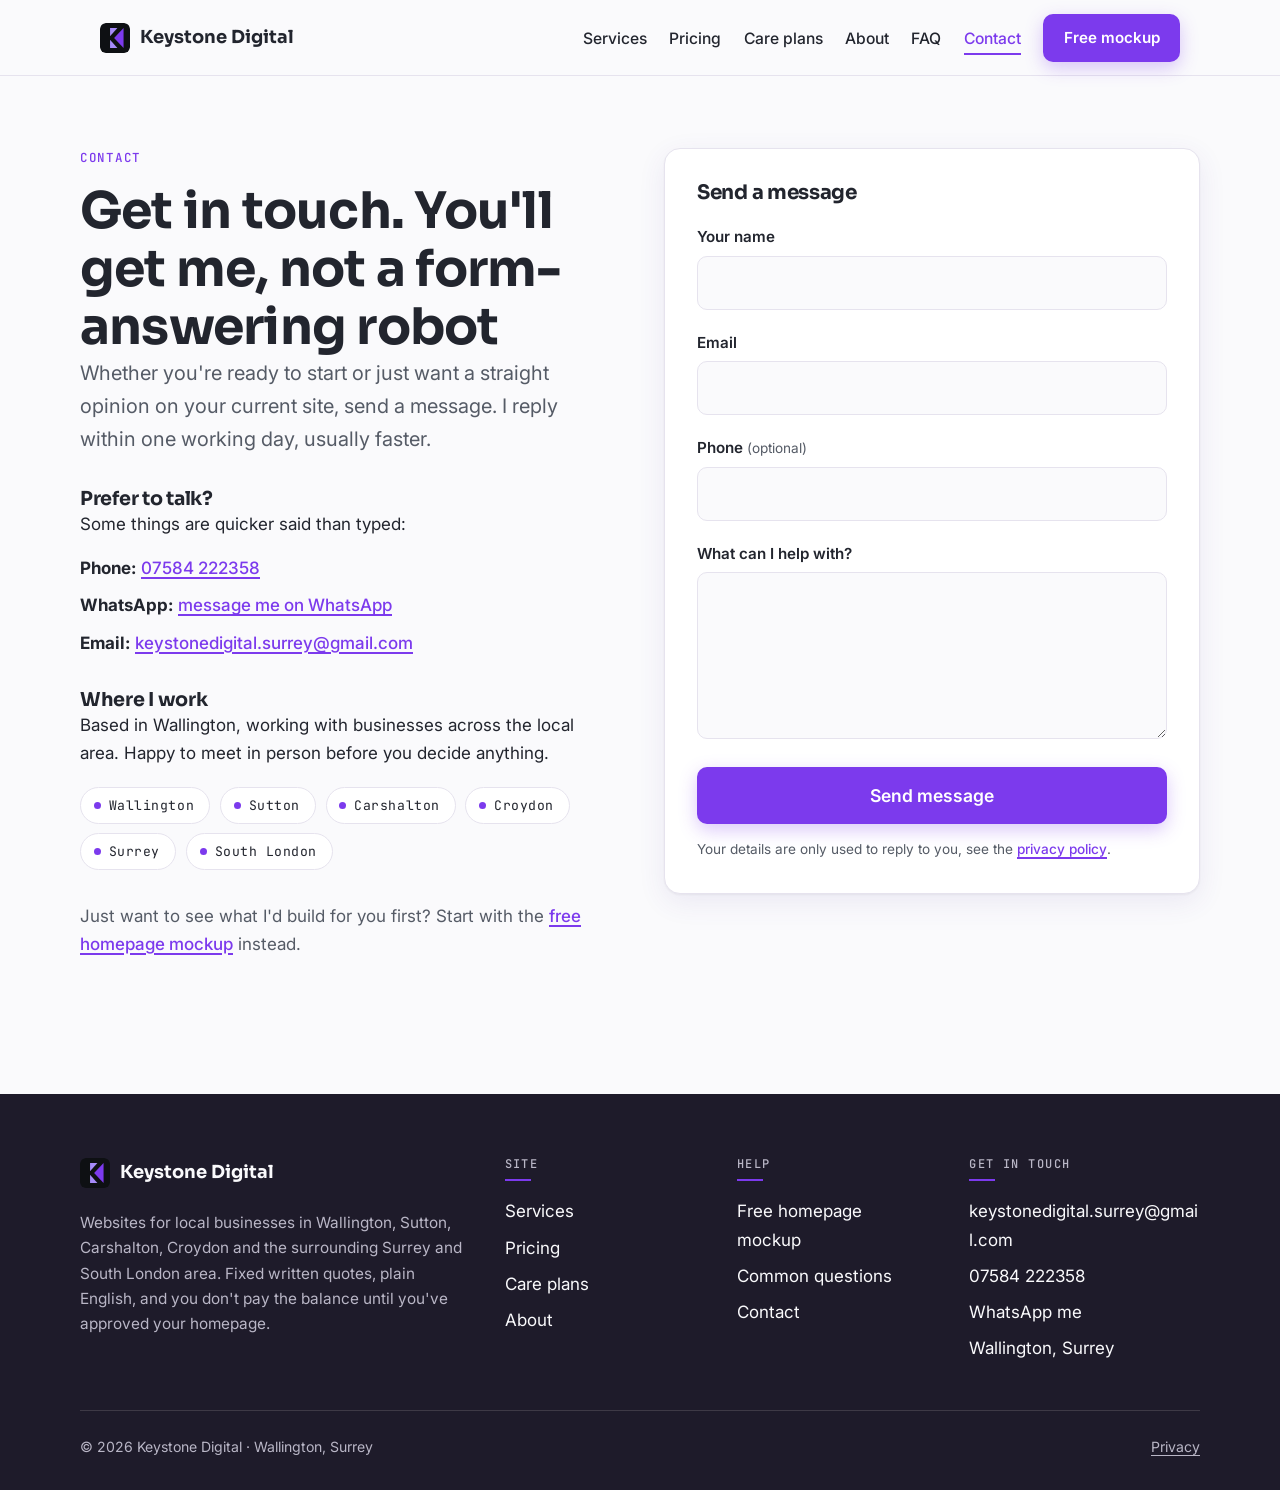
<file: contact.html>
<!DOCTYPE html>
<html lang="en-GB">
<head>
  <meta charset="UTF-8">
  <meta name="viewport" content="width=device-width, initial-scale=1">
  <title>Contact: Web Design in Wallington & Sutton | Keystone Digital</title>
  <meta name="description" content="Get in touch about a website for your local business. Based in Wallington, serving Sutton, Carshalton, Croydon and South London. Replies within one working day.">
  <link rel="canonical" href="https://keystone-digital.co.uk/contact.html">
  <meta property="og:type" content="website">
  <meta property="og:site_name" content="Keystone Digital">
  <meta property="og:title" content="Contact: Web Design in Wallington & Sutton | Keystone Digital">
  <meta property="og:description" content="Get in touch about a website for your local business. Based in Wallington, serving Sutton, Carshalton, Croydon and South London. Replies within one working day.">
  <meta property="og:url" content="https://keystone-digital.co.uk/contact.html">
  <meta property="og:locale" content="en_GB">
  <meta property="og:image" content="https://keystone-digital.co.uk/logo-dark.png">
  <meta property="og:image:width" content="1024">
  <meta property="og:image:height" content="1024">
  <meta name="twitter:card" content="summary">
  <meta name="twitter:image" content="https://keystone-digital.co.uk/logo-dark.png">
  <meta name="twitter:title" content="Contact: Web Design in Wallington & Sutton | Keystone Digital">
  <meta name="twitter:description" content="Get in touch about a website for your local business. Based in Wallington, serving Sutton, Carshalton, Croydon and South London. Replies within one working day.">
  <link rel="icon" href="data:image/svg+xml,%3Csvg xmlns='http://www.w3.org/2000/svg' viewBox='0 0 1024 1024'%3E%3Crect width='1024' height='1024' rx='180' fill='%230E1013'/%3E%3Cpath d='M343 174h250L343 454z' fill='%23A78BFA'/%3E%3Cpath d='M343 574v276h250z' fill='%23A78BFA'/%3E%3Cpath d='M804 174v676L482 512z' fill='%237C3AED'/%3E%3C/svg%3E">
  <link rel="preconnect" href="https://fonts.googleapis.com">
  <link rel="preconnect" href="https://fonts.gstatic.com" crossorigin>
  <link href="https://fonts.googleapis.com/css2?family=Inter:wght@400;500;600&family=JetBrains+Mono:wght@500;700&family=Sora:wght@600;700&display=swap" rel="stylesheet">
  <script>document.documentElement.className += " js";</script>
  <link rel="stylesheet" href="styles.css">
  <script type="application/ld+json">
{
  "@context": "https://schema.org",
  "@type": "LocalBusiness",
  "@id": "https://keystone-digital.co.uk/#business",
  "name": "Keystone Digital",
  "url": "https://keystone-digital.co.uk/",
  "email": "keystonedigital.surrey@gmail.com",
  "telephone": "+447584222358",
  "address": {
    "@type": "PostalAddress",
    "addressLocality": "Wallington",
    "addressRegion": "Surrey",
    "addressCountry": "GB"
  },
  "areaServed": [
    "Wallington",
    "Sutton",
    "Carshalton",
    "Croydon",
    "Surrey",
    "South London"
  ],
  "contactPoint": {
    "@type": "ContactPoint",
    "contactType": "customer service",
    "telephone": "+447584222358",
    "availableLanguage": "English",
    "email": "keystonedigital.surrey@gmail.com"
  }
}
  </script>
</head>
<body>
  <a class="skip-link" href="#main">Skip to content</a>
  <header class="site-header">
    <div class="nav-bar">
      <a class="brand" href="index.html"><svg viewBox="0 0 1024 1024" aria-hidden="true" focusable="false"><rect width="1024" height="1024" rx="180" fill="#0E1013"/><path d="M343 174h250L343 454z" fill="#A78BFA"/><path d="M343 574v276h250z" fill="#A78BFA"/><path d="M804 174v676L482 512z" fill="#7C3AED"/></svg>Keystone Digital</a>
      <button class="nav-toggle" aria-expanded="false" aria-controls="nav-links">
        <span class="visually-hidden">Menu</span>
        <svg class="icon-open" viewBox="0 0 24 24" fill="none" stroke="currentColor" stroke-width="2" stroke-linecap="round" aria-hidden="true"><path d="M4 7h16M4 12h16M4 17h16"/></svg>
        <svg class="icon-close" viewBox="0 0 24 24" fill="none" stroke="currentColor" stroke-width="2" stroke-linecap="round" aria-hidden="true"><path d="M6 6l12 12M18 6L6 18"/></svg>
      </button>
      <ul class="nav-links" id="nav-links">
        <li><a href="services.html">Services</a></li>
        <li><a href="pricing.html">Pricing</a></li>
        <li><a href="care-plans.html">Care plans</a></li>
        <li><a href="about.html">About</a></li>
        <li><a href="faq.html">FAQ</a></li>
        <li><a href="contact.html" aria-current="page">Contact</a></li>
        <!-- WORK PAGE SLOT: <li><a href="work.html">Work</a></li> goes above Pricing when ready. -->
        <li><a class="btn btn-primary" href="free-mockup.html">Free mockup</a></li>
      </ul>
    </div>
  </header>
  <main id="main">
    <section class="section">
      <div class="inner">
        <div class="grid-2" style="align-items:start;gap:3rem">
          <div>
            <span class="eyebrow">Contact</span>
            <h1>Get in touch. You'll get me, not a form-answering robot</h1>
            <p class="lede">Whether you're ready to start or just want a straight opinion on your current site, send a message. I reply within one working day, usually faster.</p>

            <h2 class="mt-2" style="font-size:1.2rem">Prefer to talk?</h2>
            <p class="measure">Some things are quicker said than typed:</p>
            <ul style="list-style:none;display:grid;gap:.6rem;margin:.75rem 0 0">
              <li><strong>Phone:</strong> <a class="link" href="tel:+447584222358">07584 222358</a></li>
              <li><strong>WhatsApp:</strong> <a class="link" href="https://wa.me/447584222358">message me on WhatsApp</a></li>
              <li><strong>Email:</strong> <a class="link" href="mailto:keystonedigital.surrey@gmail.com">keystonedigital.surrey@gmail.com</a></li>
            </ul>

            <h2 class="mt-2" style="font-size:1.2rem">Where I work</h2>
            <p class="measure">Based in Wallington, working with businesses across the local area. Happy to meet in person before you decide anything.</p>
            <ul class="areas">
              <li>Wallington</li><li>Sutton</li><li>Carshalton</li><li>Croydon</li><li>Surrey</li><li>South London</li>
            </ul>

            <p class="measure mt-2 muted">Just want to see what I'd build for you first? Start with the <a class="link" href="free-mockup.html">free homepage mockup</a> instead.</p>
          </div>

          <div class="form-card">
            <h2 style="font-size:1.25rem;margin-bottom:1.25rem">Send a message</h2>
            <form name="contact" method="POST" action="/thanks" data-netlify="true" data-netlify-honeypot="bot-field" data-enhance>
              <input type="hidden" name="form-name" value="contact">
              <input type="hidden" name="source" value="direct">
              <p class="hp-field" aria-hidden="true">
                <label for="ct-bot">Leave this field empty</label>
                <input id="ct-bot" name="bot-field" type="text" tabindex="-1" autocomplete="off">
              </p>
              <div class="field">
                <label for="ct-name">Your name</label>
                <input id="ct-name" name="name" type="text" required autocomplete="name">
                <p class="error-msg" role="status"></p>
              </div>
              <div class="field">
                <label for="ct-email">Email</label>
                <input id="ct-email" name="email" type="email" required autocomplete="email" inputmode="email">
                <p class="error-msg" role="status"></p>
              </div>
              <div class="field">
                <label for="ct-phone">Phone <span class="hint">(optional)</span></label>
                <input id="ct-phone" name="phone" type="tel" autocomplete="tel" inputmode="tel">
                <p class="error-msg" role="status"></p>
              </div>
              <div class="field">
                <label for="ct-message">What can I help with?</label>
                <textarea id="ct-message" name="message" rows="5" required></textarea>
                <p class="error-msg" role="status"></p>
              </div>
              <p class="visually-hidden" data-form-status role="status" aria-live="polite"></p>
              <button class="btn btn-primary btn-lg btn-block" type="submit">Send message</button>
              <p class="muted" style="font-size:.85rem;margin-top:.9rem">Your details are only used to reply to you, see the <a class="link" href="privacy.html">privacy policy</a>.</p>
            </form>
          </div>
        </div>
      </div>
    </section>
  </main>
  <footer class="site-footer">
    <div class="inner">
      <div class="footer-grid">
        <div>
          <a class="brand" href="index.html" style="color:var(--dark-text)"><svg viewBox="0 0 1024 1024" aria-hidden="true" focusable="false"><rect width="1024" height="1024" rx="180" fill="#0E1013"/><path d="M343 174h250L343 454z" fill="#A78BFA"/><path d="M343 574v276h250z" fill="#A78BFA"/><path d="M804 174v676L482 512z" fill="#7C3AED"/></svg>Keystone Digital</a>
          <p class="blurb">Websites for local businesses in Wallington, Sutton, Carshalton, Croydon and the surrounding Surrey and South London area. Fixed written quotes, plain English, and you don't pay the balance until you've approved your homepage.</p>
        </div>
        <div>
          <h4>Site</h4>
          <ul>
            <li><a href="services.html">Services</a></li>
            <!-- WORK PAGE SLOT: <li><a href="work.html">Work</a></li> goes here when ready. -->
            <li><a href="pricing.html">Pricing</a></li>
            <li><a href="care-plans.html">Care plans</a></li>
            <li><a href="about.html">About</a></li>
          </ul>
        </div>
        <div>
          <h4>Help</h4>
          <ul>
            <li><a href="free-mockup.html">Free homepage mockup</a></li>
            <li><a href="faq.html">Common questions</a></li>
            <li><a href="contact.html">Contact</a></li>
          </ul>
        </div>
        <div>
          <h4>Get in touch</h4>
          <ul>
            <li><a class="footer-email" href="mailto:keystonedigital.surrey@gmail.com">keystonedigital.surrey@gmail.com</a></li>
            <li><a href="tel:+447584222358">07584 222358</a></li>
            <li><a href="https://wa.me/447584222358" rel="noopener">WhatsApp me</a></li>
            <li>Wallington, Surrey</li>
          </ul>
        </div>
      </div>
      <div class="footer-legal">
        <span>&copy; 2026 Keystone Digital &middot; Wallington, Surrey</span>
        <span><a href="privacy.html">Privacy</a></span>
      </div>
    </div>
  </footer>
  <script src="main.js"></script>
  <!-- Cloudflare Web Analytics --><script type='module' src='https://static.cloudflareinsights.com/beacon.min.js' data-cf-beacon='{"token": "872a012d900a4dfeaf34f4471a6d7d39"}'></script><!-- End Cloudflare Web Analytics -->
</body>
</html>
</file>
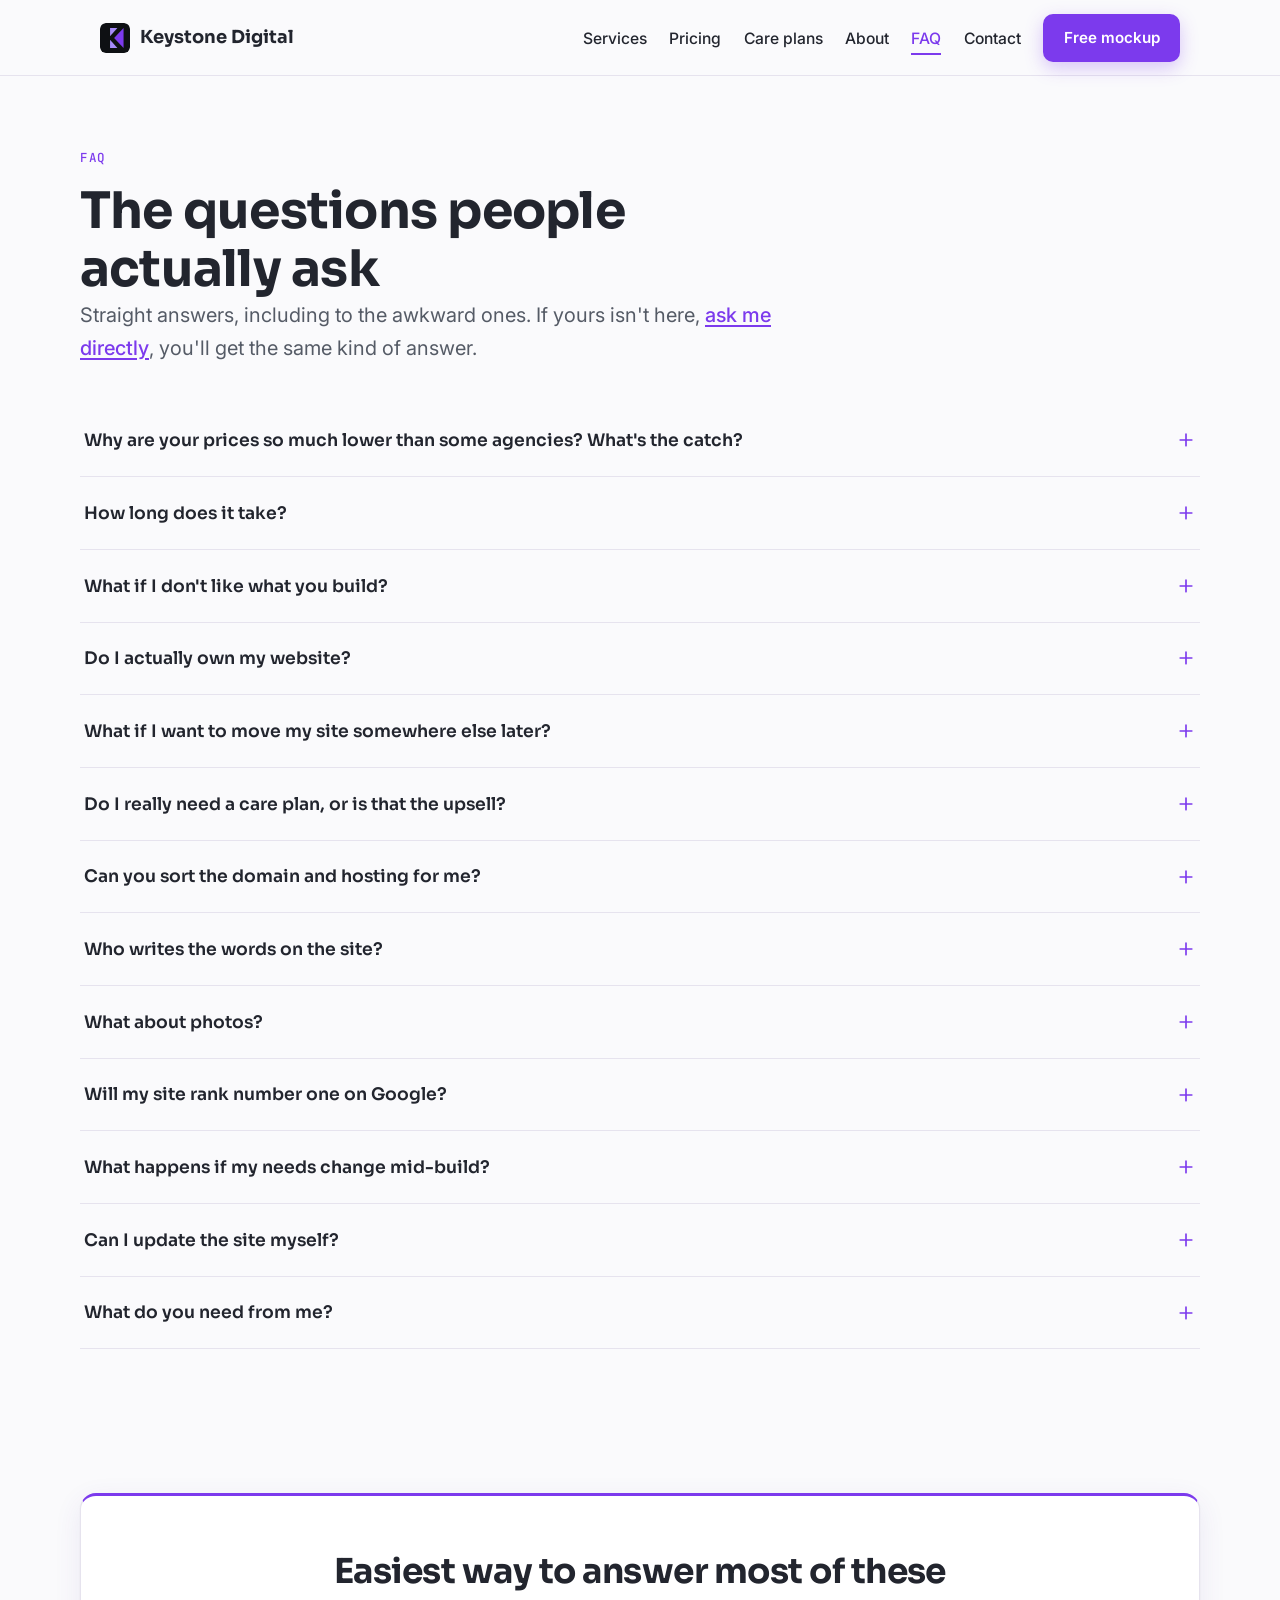
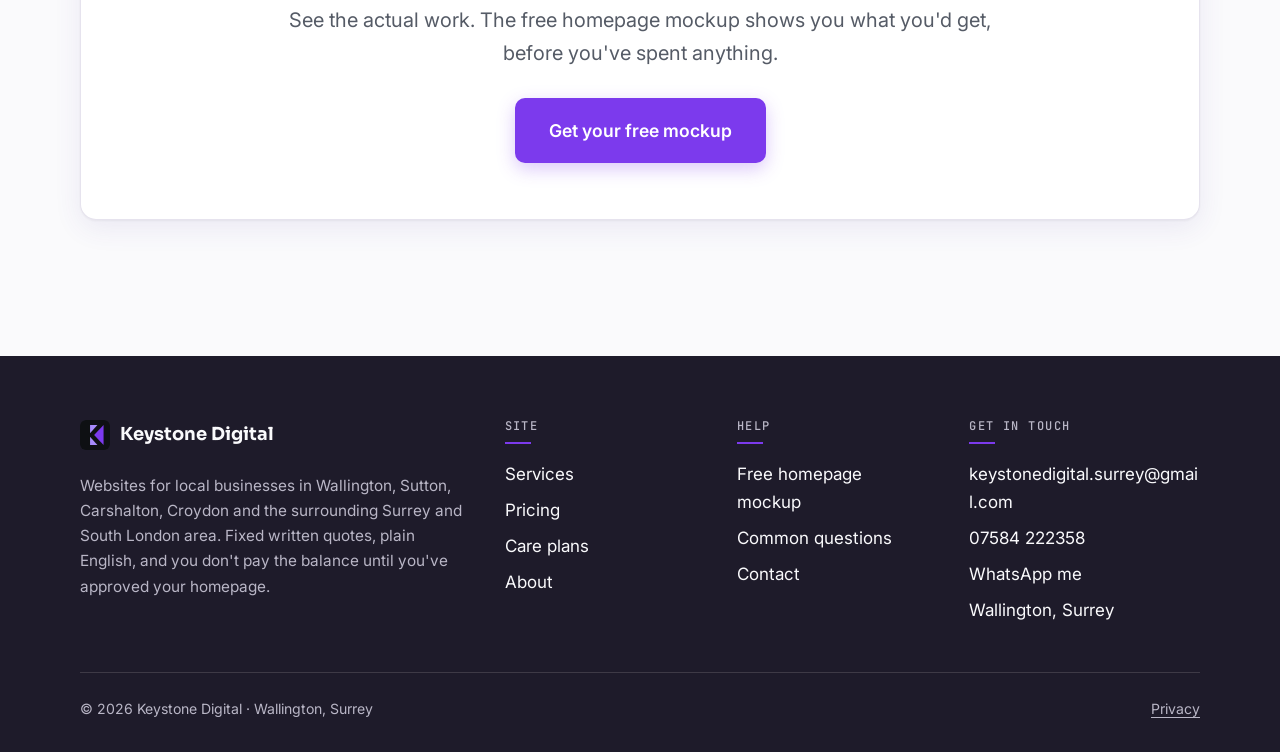
<file: faq.html>
<!DOCTYPE html>
<html lang="en-GB">
<head>
  <meta charset="UTF-8">
  <meta name="viewport" content="width=device-width, initial-scale=1">
  <title>FAQ: Straight Answers About Cost, Time & Ownership</title>
  <meta name="description" content="Honest answers on pricing, timelines, the homepage-approval guarantee, site ownership, care plans, Google rankings and what a web build actually needs from you.">
  <link rel="canonical" href="https://keystone-digital.co.uk/faq.html">
  <meta property="og:type" content="website">
  <meta property="og:site_name" content="Keystone Digital">
  <meta property="og:title" content="FAQ: Straight Answers About Cost, Time & Ownership">
  <meta property="og:description" content="Honest answers on pricing, timelines, the homepage-approval guarantee, site ownership, care plans, Google rankings and what a web build actually needs from you.">
  <meta property="og:url" content="https://keystone-digital.co.uk/faq.html">
  <meta property="og:locale" content="en_GB">
  <meta property="og:image" content="https://keystone-digital.co.uk/logo-dark.png">
  <meta property="og:image:width" content="1024">
  <meta property="og:image:height" content="1024">
  <meta name="twitter:card" content="summary">
  <meta name="twitter:image" content="https://keystone-digital.co.uk/logo-dark.png">
  <meta name="twitter:title" content="FAQ: Straight Answers About Cost, Time & Ownership">
  <meta name="twitter:description" content="Honest answers on pricing, timelines, the homepage-approval guarantee, site ownership, care plans, Google rankings and what a web build actually needs from you.">
  <link rel="icon" href="data:image/svg+xml,%3Csvg xmlns='http://www.w3.org/2000/svg' viewBox='0 0 1024 1024'%3E%3Crect width='1024' height='1024' rx='180' fill='%230E1013'/%3E%3Cpath d='M343 174h250L343 454z' fill='%23A78BFA'/%3E%3Cpath d='M343 574v276h250z' fill='%23A78BFA'/%3E%3Cpath d='M804 174v676L482 512z' fill='%237C3AED'/%3E%3C/svg%3E">
  <link rel="preconnect" href="https://fonts.googleapis.com">
  <link rel="preconnect" href="https://fonts.gstatic.com" crossorigin>
  <link href="https://fonts.googleapis.com/css2?family=Inter:wght@400;500;600&family=JetBrains+Mono:wght@500;700&family=Sora:wght@600;700&display=swap" rel="stylesheet">
  <script>document.documentElement.className += " js";</script>
  <link rel="stylesheet" href="styles.css">
  <script type="application/ld+json">
{
  "@context": "https://schema.org",
  "@type": "FAQPage",
  "mainEntity": [
    {
      "@type": "Question",
      "name": "Why are your prices so much lower than some agencies? What's the catch?",
      "acceptedAnswer": {
        "@type": "Answer",
        "text": "Fair question. If I saw £495 next to someone else's £4,000 I'd wonder too. The honest answer is overheads and honesty about scope. I don't have an office in town, a sales team or account managers to pay for, and I don't pad quotes with strategy workshops a five-page site doesn't need. I'm also a growing business building a local reputation, so my prices sit where a business winning its first twenty clients should sit, they'll rise as the case studies stack up. There's no catch in the work itself: you see the full scope of every package before you commit, and the homepage-approval guarantee means you judge the quality before the balance is due. Want to test that claim? The free mockup costs you nothing."
      }
    },
    {
      "@type": "Question",
      "name": "How long does it take?",
      "acceptedAnswer": {
        "@type": "Answer",
        "text": "Most sites are live within two weeks of the deposit. A Starter one-pager is usually quicker, about a week. Premium builds run two to three. The written quote you get before we start includes your actual timeline, and if you need it faster there's a priority build add-on that puts you at the front of the queue. The main thing that slows a build down, honestly, is waiting on content from the client. I'll tell you exactly what I need from you up front so that doesn't happen."
      }
    },
    {
      "@type": "Question",
      "name": "What if I don't like what you build?",
      "acceptedAnswer": {
        "@type": "Answer",
        "text": "This is what the guarantee is for, so here it is in full. You pay a deposit to book the work. That protects my time. I then design and build your homepage before anything else, and you don't pay a penny of the balance until you've seen that homepage and approved it. That protects your money. If it's not right, we revise it (revisions are included in every package). If after that it's still not for you, you walk away having only spent the deposit, and you've lost nothing else. It's not a money-back guarantee. It's better than one, because you find out what you're buying before you've bought it, not after."
      }
    },
    {
      "@type": "Question",
      "name": "Do I actually own my website?",
      "acceptedAnswer": {
        "@type": "Answer",
        "text": "Yes. Completely. The domain is registered in your name even when I buy it for you, the site files are yours, and if we part ways you keep everything and it all keeps working. I've seen too many local businesses discover their web company technically owns their own site, and it's one of the practices that got me into this. You will never need my permission to do anything with your own website."
      }
    },
    {
      "@type": "Question",
      "name": "What if I want to move my site somewhere else later?",
      "acceptedAnswer": {
        "@type": "Answer",
        "text": "You can, whenever you like, and I'll help you do it. The site is built with standard, portable code, with no proprietary platform holding it hostage, so any competent developer or host can take it on. If you're on a care plan, you cancel it once the three-month minimum is up (no exit fee) and either drop to hosting only at £10 a month, or I hand over the files, the domain and the access cleanly so you can take it wherever you like. Making it easy to leave is, I've found, one of the better reasons people stay."
      }
    },
    {
      "@type": "Question",
      "name": "Do I really need a care plan, or is that the upsell?",
      "acceptedAnswer": {
        "@type": "Answer",
        "text": "Straight answer: it depends, and I'll tell you which side you're on rather than sell you one regardless. If you've got a simple one-pager and nothing about your business changes, skip it and pay by the job when something needs doing. I say exactly that on the care plans page. If your site has multiple pages, changing prices, offers or seasonal work, the plan usually pays for itself the first time a would-be customer sees current information instead of last year's. From £25 a month including hosting, with a three-month minimum and then monthly rolling, it's priced so leaving is painless if it's not earning its keep. And if you do cancel, the site drops to hosting only at £10 a month rather than vanishing."
      }
    },
    {
      "@type": "Question",
      "name": "Can you sort the domain and hosting for me?",
      "acceptedAnswer": {
        "@type": "Answer",
        "text": "Yes, and plenty of people ask. Hosting is built into every care plan, so there's no separate hosting bill, and if you ever stop the care plan the site stays live on a hosting-only basis for £10 a month. For the domain, I can find it, register it and renew it for you at what it costs plus a small yearly handling fee, and it goes in your name from day one, so it's yours whatever happens between us. If you'd rather buy your own domain or you've already got hosting sorted, that's fine, I'll work with what you have."
      }
    },
    {
      "@type": "Question",
      "name": "Who writes the words on the site?",
      "acceptedAnswer": {
        "@type": "Answer",
        "text": "Either of us. Your call. If you've got words you're happy with, I'll shape them to fit the design. If you haven't, copywriting is included in Premium and available as a £60-per-page add-on on the others: we have a phone call, you talk about your business the way you'd talk to a customer, and I turn that into the site's words, in your voice, not mine. What I won't do is launch a site full of filler text and call it done."
      }
    },
    {
      "@type": "Question",
      "name": "What about photos?",
      "acceptedAnswer": {
        "@type": "Answer",
        "text": "Good photos matter more than most people expect, often more than the design. If you have decent photos of your work, your premises or your team, we use those; real beats stock every time for a local business. If you don't, I'll be honest about it: for some trades, well-chosen stock imagery does the job fine, and for others (food, salons, anything visual) I'll recommend getting real photos taken and can point you at how to do it affordably. Either way I'll tell you before the build, not after."
      }
    },
    {
      "@type": "Question",
      "name": "Will my site rank number one on Google?",
      "acceptedAnswer": {
        "@type": "Answer",
        "text": "I don't know, and neither does anyone who promises you it will. That promise is the most reliable red flag in this industry, because nobody controls Google's results. What I can promise is the process: your site built so Google can properly read every page, each page targeting what your customers actually search for, your Google Business Profile set up right, and the technical foundations (speed, mobile, structure) done properly. That's what's in anyone's control, and for local searches it's most of the battle. I sell the work, not a position."
      }
    },
    {
      "@type": "Question",
      "name": "What happens if my needs change mid-build?",
      "acceptedAnswer": {
        "@type": "Answer",
        "text": "It happens all the time. You see the homepage and suddenly want a gallery page you hadn't thought of. The process is simple: any change to the agreed scope gets quoted in writing before I build it, you approve it or you don't, and the original quote stays untouched either way. You'll never open an invoice and find surprises on it. That's the whole point of quoting like a tradesman."
      }
    },
    {
      "@type": "Question",
      "name": "Can I update the site myself?",
      "acceptedAnswer": {
        "@type": "Answer",
        "text": "If you want to, yes. Tell me before the build and I'll set it up so the bits you'll change (prices, hours, photos) are easy to reach, and I'll walk you through it at handover. Plenty of clients prefer to send me a message and have it done for them instead, which is what the care plans are for. There's no wrong answer, but it's worth deciding early because it shapes how I build."
      }
    },
    {
      "@type": "Question",
      "name": "What do you need from me?",
      "acceptedAnswer": {
        "@type": "Answer",
        "text": "Less than you'd think, but it matters. Roughly: an hour of your time up front to talk about the business, your logo and any photos you have, the words if you're writing them (or that phone call if I am), and reasonably quick answers when I check things with you mid-build. That last one is what keeps the two-week timeline honest. I'll give you the full list in writing with the quote, so nothing lands on you as a surprise halfway through."
      }
    }
  ]
}
  </script>
</head>
<body>
  <a class="skip-link" href="#main">Skip to content</a>
  <header class="site-header">
    <div class="nav-bar">
      <a class="brand" href="index.html"><svg viewBox="0 0 1024 1024" aria-hidden="true" focusable="false"><rect width="1024" height="1024" rx="180" fill="#0E1013"/><path d="M343 174h250L343 454z" fill="#A78BFA"/><path d="M343 574v276h250z" fill="#A78BFA"/><path d="M804 174v676L482 512z" fill="#7C3AED"/></svg>Keystone Digital</a>
      <button class="nav-toggle" aria-expanded="false" aria-controls="nav-links">
        <span class="visually-hidden">Menu</span>
        <svg class="icon-open" viewBox="0 0 24 24" fill="none" stroke="currentColor" stroke-width="2" stroke-linecap="round" aria-hidden="true"><path d="M4 7h16M4 12h16M4 17h16"/></svg>
        <svg class="icon-close" viewBox="0 0 24 24" fill="none" stroke="currentColor" stroke-width="2" stroke-linecap="round" aria-hidden="true"><path d="M6 6l12 12M18 6L6 18"/></svg>
      </button>
      <ul class="nav-links" id="nav-links">
        <li><a href="services.html">Services</a></li>
        <li><a href="pricing.html">Pricing</a></li>
        <li><a href="care-plans.html">Care plans</a></li>
        <li><a href="about.html">About</a></li>
        <li><a href="faq.html" aria-current="page">FAQ</a></li>
        <li><a href="contact.html">Contact</a></li>
        <!-- WORK PAGE SLOT: <li><a href="work.html">Work</a></li> goes above Pricing when ready. -->
        <li><a class="btn btn-primary" href="free-mockup.html">Free mockup</a></li>
      </ul>
    </div>
  </header>
  <main id="main">
    <section class="section">
      <div class="inner">
        <div class="section-head">
          <span class="eyebrow">FAQ</span>
          <h1>The questions people actually ask</h1>
          <p class="lede">Straight answers, including to the awkward ones. If yours isn't here, <a class="link" href="contact.html">ask me directly</a>, you'll get the same kind of answer.</p>
        </div>
        <details class="faq-item">
          <summary><span>Why are your prices so much lower than some agencies? What's the catch?</span><svg viewBox="0 0 24 24" fill="none" stroke="currentColor" stroke-width="2" stroke-linecap="round" aria-hidden="true"><path d="M12 5v14M5 12h14"/></svg></summary>
          <div class="faq-a"><p>Fair question. If I saw &pound;495 next to someone else's &pound;4,000 I'd wonder too. The honest answer is overheads and honesty about scope. I don't have an office in town, a sales team or account managers to pay for, and I don't pad quotes with strategy workshops a five-page site doesn't need. I'm also a growing business building a local reputation, so my prices sit where a business winning its first twenty clients should sit, they'll rise as the case studies stack up. There's no catch in the work itself: you see the <a class="link" href="pricing.html">full scope of every package</a> before you commit, and the homepage-approval guarantee means you judge the quality before the balance is due. Want to test that claim? The free mockup costs you nothing.</p></div>
        </details>
        <details class="faq-item">
          <summary><span>How long does it take?</span><svg viewBox="0 0 24 24" fill="none" stroke="currentColor" stroke-width="2" stroke-linecap="round" aria-hidden="true"><path d="M12 5v14M5 12h14"/></svg></summary>
          <div class="faq-a"><p>Most sites are live within two weeks of the deposit. A Starter one-pager is usually quicker, about a week. Premium builds run two to three. The written quote you get before we start includes your actual timeline, and if you need it faster there's a <a class="link" href="pricing.html">priority build add-on</a> that puts you at the front of the queue. The main thing that slows a build down, honestly, is waiting on content from the client. I'll tell you exactly what I need from you up front so that doesn't happen.</p></div>
        </details>
        <details class="faq-item">
          <summary><span>What if I don't like what you build?</span><svg viewBox="0 0 24 24" fill="none" stroke="currentColor" stroke-width="2" stroke-linecap="round" aria-hidden="true"><path d="M12 5v14M5 12h14"/></svg></summary>
          <div class="faq-a"><p>This is what the guarantee is for, so here it is in full. You pay a deposit to book the work. That protects my time. I then design and build your homepage before anything else, and you don't pay a penny of the balance until you've seen that homepage and approved it. That protects your money. If it's not right, we revise it (revisions are included in every package). If after that it's still not for you, you walk away having only spent the deposit, and you've lost nothing else. It's not a money-back guarantee. It's better than one, because you find out what you're buying <em>before</em> you've bought it, not after.</p></div>
        </details>
        <details class="faq-item">
          <summary><span>Do I actually own my website?</span><svg viewBox="0 0 24 24" fill="none" stroke="currentColor" stroke-width="2" stroke-linecap="round" aria-hidden="true"><path d="M12 5v14M5 12h14"/></svg></summary>
          <div class="faq-a"><p>Yes. Completely. The domain is registered in your name even when I buy it for you, the site files are yours, and if we part ways you keep everything and it all keeps working. I've seen too many local businesses discover their web company technically owns their own site, and it's one of the practices that got me into this. You will never need my permission to do anything with your own website.</p></div>
        </details>
        <details class="faq-item">
          <summary><span>What if I want to move my site somewhere else later?</span><svg viewBox="0 0 24 24" fill="none" stroke="currentColor" stroke-width="2" stroke-linecap="round" aria-hidden="true"><path d="M12 5v14M5 12h14"/></svg></summary>
          <div class="faq-a"><p>You can, whenever you like, and I'll help you do it. The site is built with standard, portable code, with no proprietary platform holding it hostage, so any competent developer or host can take it on. If you're on a care plan, you cancel it once the three-month minimum is up (no exit fee) and either drop to hosting only at &pound;10 a month, or I hand over the files, the domain and the access cleanly so you can take it wherever you like. Making it easy to leave is, I've found, one of the better reasons people stay.</p></div>
        </details>
        <details class="faq-item">
          <summary><span>Do I really need a care plan, or is that the upsell?</span><svg viewBox="0 0 24 24" fill="none" stroke="currentColor" stroke-width="2" stroke-linecap="round" aria-hidden="true"><path d="M12 5v14M5 12h14"/></svg></summary>
          <div class="faq-a"><p>Straight answer: it depends, and I'll tell you which side you're on rather than sell you one regardless. If you've got a simple one-pager and nothing about your business changes, skip it and pay by the job when something needs doing. I say exactly that on the <a class="link" href="care-plans.html">care plans page</a>. If your site has multiple pages, changing prices, offers or seasonal work, the plan usually pays for itself the first time a would-be customer sees current information instead of last year's. From &pound;25 a month including hosting, with a three-month minimum and then monthly rolling, it's priced so leaving is painless if it's not earning its keep. And if you do cancel, the site drops to hosting only at &pound;10 a month rather than vanishing.</p></div>
        </details>
        <details class="faq-item">
          <summary><span>Can you sort the domain and hosting for me?</span><svg viewBox="0 0 24 24" fill="none" stroke="currentColor" stroke-width="2" stroke-linecap="round" aria-hidden="true"><path d="M12 5v14M5 12h14"/></svg></summary>
          <div class="faq-a"><p>Yes, and plenty of people ask. Hosting is built into every <a class="link" href="care-plans.html">care plan</a>, so there's no separate hosting bill, and if you ever stop the care plan the site stays live on a hosting-only basis for &pound;10 a month. For the domain, I can find it, register it and renew it for you at what it costs plus a small yearly handling fee, and it goes in your name from day one, so it's yours whatever happens between us. If you'd rather buy your own domain or you've already got hosting sorted, that's fine, I'll work with what you have.</p></div>
        </details>
        <details class="faq-item">
          <summary><span>Who writes the words on the site?</span><svg viewBox="0 0 24 24" fill="none" stroke="currentColor" stroke-width="2" stroke-linecap="round" aria-hidden="true"><path d="M12 5v14M5 12h14"/></svg></summary>
          <div class="faq-a"><p>Either of us. Your call. If you've got words you're happy with, I'll shape them to fit the design. If you haven't, copywriting is included in Premium and available as a <a class="link" href="pricing.html">&pound;60-per-page add-on</a> on the others: we have a phone call, you talk about your business the way you'd talk to a customer, and I turn that into the site's words, in your voice, not mine. What I won't do is launch a site full of filler text and call it done.</p></div>
        </details>
        <details class="faq-item">
          <summary><span>What about photos?</span><svg viewBox="0 0 24 24" fill="none" stroke="currentColor" stroke-width="2" stroke-linecap="round" aria-hidden="true"><path d="M12 5v14M5 12h14"/></svg></summary>
          <div class="faq-a"><p>Good photos matter more than most people expect, often more than the design. If you have decent photos of your work, your premises or your team, we use those; real beats stock every time for a local business. If you don't, I'll be honest about it: for some trades, well-chosen stock imagery does the job fine, and for others (food, salons, anything visual) I'll recommend getting real photos taken and can point you at how to do it affordably. Either way I'll tell you before the build, not after.</p></div>
        </details>
        <details class="faq-item">
          <summary><span>Will my site rank number one on Google?</span><svg viewBox="0 0 24 24" fill="none" stroke="currentColor" stroke-width="2" stroke-linecap="round" aria-hidden="true"><path d="M12 5v14M5 12h14"/></svg></summary>
          <div class="faq-a"><p>I don't know, and neither does anyone who promises you it will. That promise is the most reliable red flag in this industry, because nobody controls Google's results. What I can promise is the process: your site built so Google can properly read every page, each page targeting what your customers actually search for, your <a class="link" href="services.html">Google Business Profile</a> set up right, and the technical foundations (speed, mobile, structure) done properly. That's what's in anyone's control, and for local searches it's most of the battle. I sell the work, not a position.</p></div>
        </details>
        <details class="faq-item">
          <summary><span>What happens if my needs change mid-build?</span><svg viewBox="0 0 24 24" fill="none" stroke="currentColor" stroke-width="2" stroke-linecap="round" aria-hidden="true"><path d="M12 5v14M5 12h14"/></svg></summary>
          <div class="faq-a"><p>It happens all the time. You see the homepage and suddenly want a gallery page you hadn't thought of. The process is simple: any change to the agreed scope gets quoted in writing before I build it, you approve it or you don't, and the original quote stays untouched either way. You'll never open an invoice and find surprises on it. That's the whole point of quoting like a tradesman.</p></div>
        </details>
        <details class="faq-item">
          <summary><span>Can I update the site myself?</span><svg viewBox="0 0 24 24" fill="none" stroke="currentColor" stroke-width="2" stroke-linecap="round" aria-hidden="true"><path d="M12 5v14M5 12h14"/></svg></summary>
          <div class="faq-a"><p>If you want to, yes. Tell me before the build and I'll set it up so the bits you'll change (prices, hours, photos) are easy to reach, and I'll walk you through it at handover. Plenty of clients prefer to send me a message and have it done for them instead, which is what the <a class="link" href="care-plans.html">care plans</a> are for. There's no wrong answer, but it's worth deciding early because it shapes how I build.</p></div>
        </details>
        <details class="faq-item">
          <summary><span>What do you need from me?</span><svg viewBox="0 0 24 24" fill="none" stroke="currentColor" stroke-width="2" stroke-linecap="round" aria-hidden="true"><path d="M12 5v14M5 12h14"/></svg></summary>
          <div class="faq-a"><p>Less than you'd think, but it matters. Roughly: an hour of your time up front to talk about the business, your logo and any photos you have, the words if you're writing them (or that phone call if I am), and reasonably quick answers when I check things with you mid-build. That last one is what keeps the two-week timeline honest. I'll give you the full list in writing with the quote, so nothing lands on you as a surprise halfway through.</p></div>
        </details>
      </div>
    </section>

    <section class="section">
      <div class="cta-band reveal">
        <h2>Easiest way to answer most of these</h2>
        <p class="lede">See the actual work. The free homepage mockup shows you what you'd get, before you've spent anything.</p>
        <a class="btn btn-primary btn-lg" href="free-mockup.html">Get your free mockup</a>
      </div>
    </section>
  </main>
  <footer class="site-footer">
    <div class="inner">
      <div class="footer-grid">
        <div>
          <a class="brand" href="index.html" style="color:var(--dark-text)"><svg viewBox="0 0 1024 1024" aria-hidden="true" focusable="false"><rect width="1024" height="1024" rx="180" fill="#0E1013"/><path d="M343 174h250L343 454z" fill="#A78BFA"/><path d="M343 574v276h250z" fill="#A78BFA"/><path d="M804 174v676L482 512z" fill="#7C3AED"/></svg>Keystone Digital</a>
          <p class="blurb">Websites for local businesses in Wallington, Sutton, Carshalton, Croydon and the surrounding Surrey and South London area. Fixed written quotes, plain English, and you don't pay the balance until you've approved your homepage.</p>
        </div>
        <div>
          <h4>Site</h4>
          <ul>
            <li><a href="services.html">Services</a></li>
            <!-- WORK PAGE SLOT: <li><a href="work.html">Work</a></li> goes here when ready. -->
            <li><a href="pricing.html">Pricing</a></li>
            <li><a href="care-plans.html">Care plans</a></li>
            <li><a href="about.html">About</a></li>
          </ul>
        </div>
        <div>
          <h4>Help</h4>
          <ul>
            <li><a href="free-mockup.html">Free homepage mockup</a></li>
            <li><a href="faq.html">Common questions</a></li>
            <li><a href="contact.html">Contact</a></li>
          </ul>
        </div>
        <div>
          <h4>Get in touch</h4>
          <ul>
            <li><a class="footer-email" href="mailto:keystonedigital.surrey@gmail.com">keystonedigital.surrey@gmail.com</a></li>
            <li><a href="tel:+447584222358">07584 222358</a></li>
            <li><a href="https://wa.me/447584222358" rel="noopener">WhatsApp me</a></li>
            <li>Wallington, Surrey</li>
          </ul>
        </div>
      </div>
      <div class="footer-legal">
        <span>&copy; 2026 Keystone Digital &middot; Wallington, Surrey</span>
        <span><a href="privacy.html">Privacy</a></span>
      </div>
    </div>
  </footer>
  <script src="main.js"></script>
  <!-- Cloudflare Web Analytics --><script type='module' src='https://static.cloudflareinsights.com/beacon.min.js' data-cf-beacon='{"token": "872a012d900a4dfeaf34f4471a6d7d39"}'></script><!-- End Cloudflare Web Analytics -->
</body>
</html>
</file>
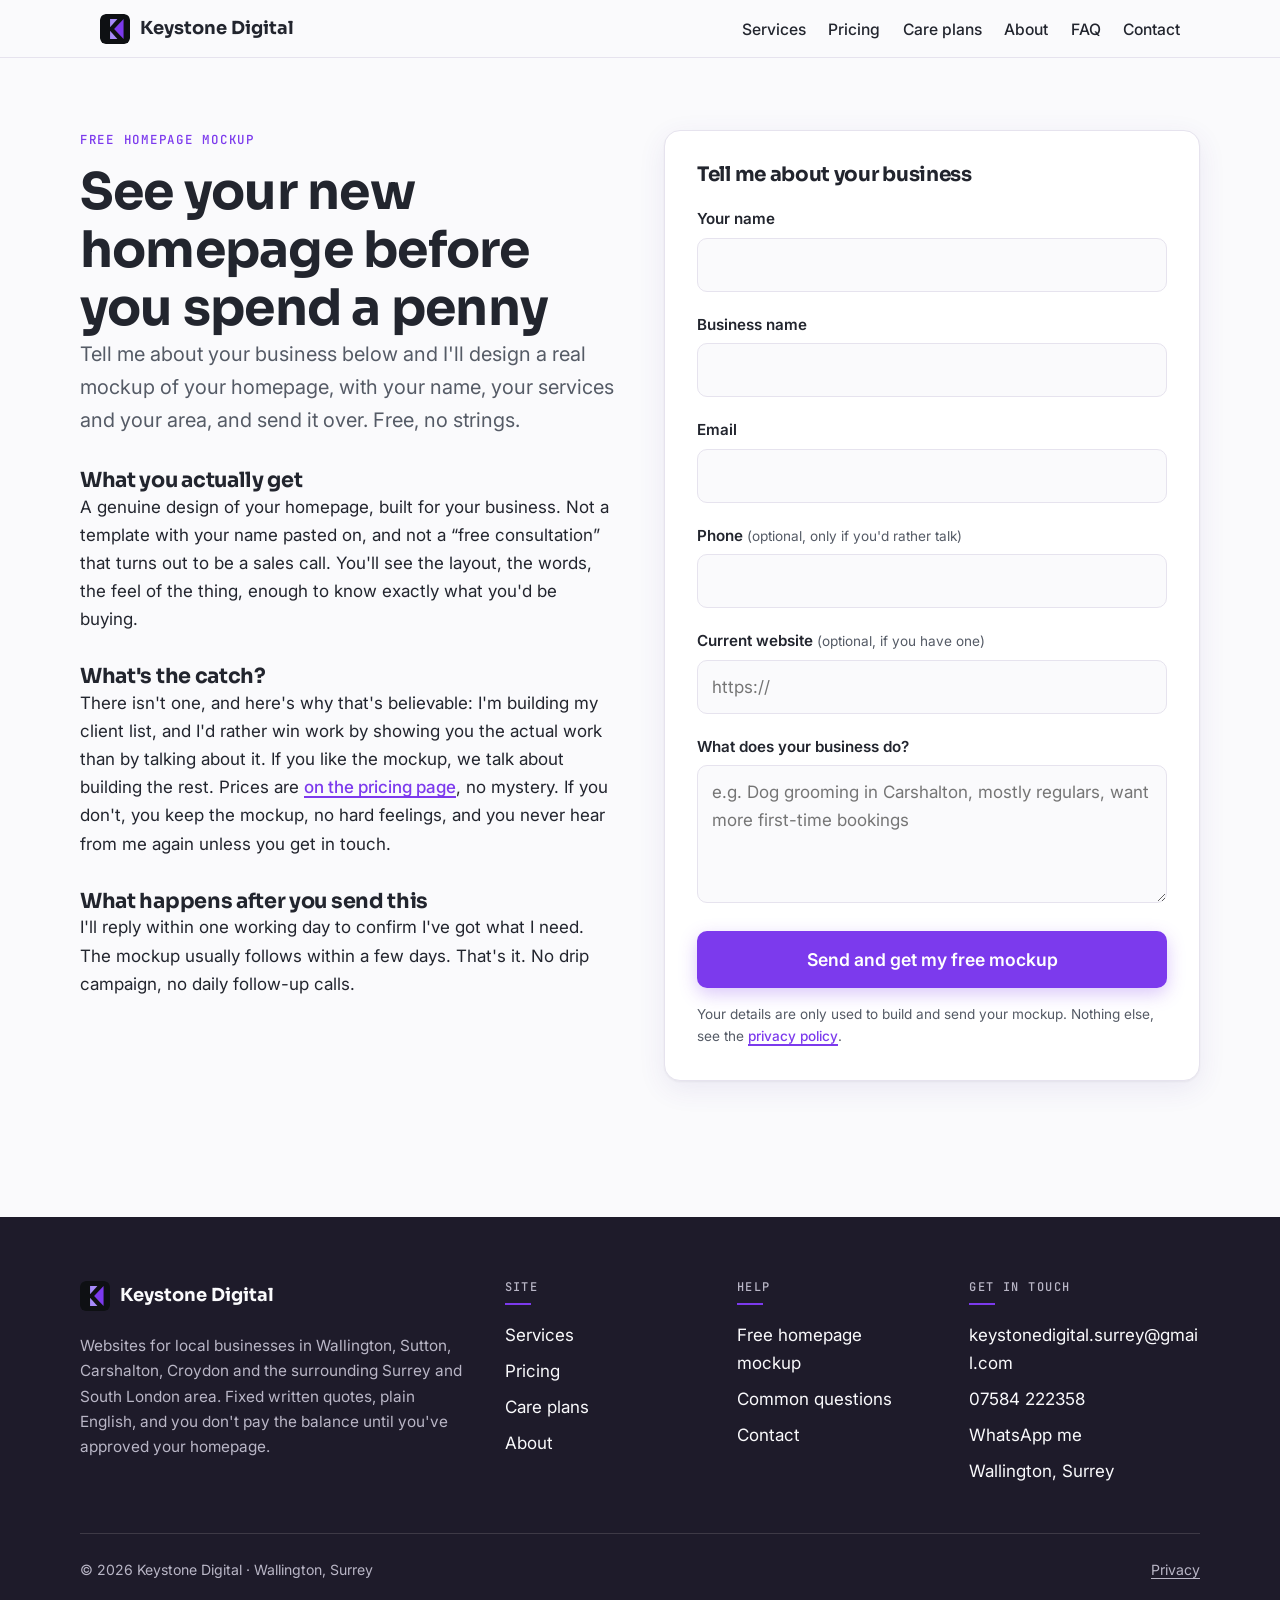
<file: free-mockup.html>
<!DOCTYPE html>
<html lang="en-GB">
<head>
  <meta charset="UTF-8">
  <meta name="viewport" content="width=device-width, initial-scale=1">
  <title>Free Homepage Mockup: No Catch | Keystone Digital</title>
  <meta name="description" content="Get a free, real mockup of your business's homepage before spending anything. Designed for your business, sent within days. If you don't like it, you keep it.">
  <link rel="canonical" href="https://keystone-digital.co.uk/free-mockup.html">
  <meta property="og:type" content="website">
  <meta property="og:site_name" content="Keystone Digital">
  <meta property="og:title" content="Free Homepage Mockup: No Catch | Keystone Digital">
  <meta property="og:description" content="Get a free, real mockup of your business's homepage before spending anything. Designed for your business, sent within days. If you don't like it, you keep it.">
  <meta property="og:url" content="https://keystone-digital.co.uk/free-mockup.html">
  <meta property="og:locale" content="en_GB">
  <meta property="og:image" content="https://keystone-digital.co.uk/logo-dark.png">
  <meta property="og:image:width" content="1024">
  <meta property="og:image:height" content="1024">
  <meta name="twitter:card" content="summary">
  <meta name="twitter:image" content="https://keystone-digital.co.uk/logo-dark.png">
  <meta name="twitter:title" content="Free Homepage Mockup: No Catch | Keystone Digital">
  <meta name="twitter:description" content="Get a free, real mockup of your business's homepage before spending anything. Designed for your business, sent within days. If you don't like it, you keep it.">
  <link rel="icon" href="data:image/svg+xml,%3Csvg xmlns='http://www.w3.org/2000/svg' viewBox='0 0 1024 1024'%3E%3Crect width='1024' height='1024' rx='180' fill='%230E1013'/%3E%3Cpath d='M343 174h250L343 454z' fill='%23A78BFA'/%3E%3Cpath d='M343 574v276h250z' fill='%23A78BFA'/%3E%3Cpath d='M804 174v676L482 512z' fill='%237C3AED'/%3E%3C/svg%3E">
  <link rel="preconnect" href="https://fonts.googleapis.com">
  <link rel="preconnect" href="https://fonts.gstatic.com" crossorigin>
  <link href="https://fonts.googleapis.com/css2?family=Inter:wght@400;500;600&family=JetBrains+Mono:wght@500;700&family=Sora:wght@600;700&display=swap" rel="stylesheet">
  <script>document.documentElement.className += " js";</script>
  <link rel="stylesheet" href="styles.css">
</head>
<body>
  <a class="skip-link" href="#main">Skip to content</a>
  <header class="site-header">
    <div class="nav-bar">
      <a class="brand" href="index.html"><svg viewBox="0 0 1024 1024" aria-hidden="true" focusable="false"><rect width="1024" height="1024" rx="180" fill="#0E1013"/><path d="M343 174h250L343 454z" fill="#A78BFA"/><path d="M343 574v276h250z" fill="#A78BFA"/><path d="M804 174v676L482 512z" fill="#7C3AED"/></svg>Keystone Digital</a>
      <button class="nav-toggle" aria-expanded="false" aria-controls="nav-links">
        <span class="visually-hidden">Menu</span>
        <svg class="icon-open" viewBox="0 0 24 24" fill="none" stroke="currentColor" stroke-width="2" stroke-linecap="round" aria-hidden="true"><path d="M4 7h16M4 12h16M4 17h16"/></svg>
        <svg class="icon-close" viewBox="0 0 24 24" fill="none" stroke="currentColor" stroke-width="2" stroke-linecap="round" aria-hidden="true"><path d="M6 6l12 12M18 6L6 18"/></svg>
      </button>
      <ul class="nav-links" id="nav-links">
        <li><a href="services.html">Services</a></li>
        <li><a href="pricing.html">Pricing</a></li>
        <li><a href="care-plans.html">Care plans</a></li>
        <li><a href="about.html">About</a></li>
        <li><a href="faq.html">FAQ</a></li>
        <li><a href="contact.html">Contact</a></li>
        <!-- WORK PAGE SLOT: <li><a href="work.html">Work</a></li> goes above Pricing when ready. -->
      </ul>
    </div>
  </header>
  <main id="main">
    <section class="section">
      <div class="inner">
        <div class="grid-2" style="align-items:start;gap:3rem">
          <div>
            <span class="eyebrow">Free homepage mockup</span>
            <h1>See your new homepage before you spend a penny</h1>
            <p class="lede">Tell me about your business below and I'll design a real mockup of your homepage, with your name, your services and your area, and send it over. Free, no strings.</p>

            <h2 class="mt-2" style="font-size:1.3rem">What you actually get</h2>
            <p class="measure">A genuine design of your homepage, built for your business. Not a template with your name pasted on, and not a &ldquo;free consultation&rdquo; that turns out to be a sales call. You'll see the layout, the words, the feel of the thing, enough to know exactly what you'd be buying.</p>

            <h2 class="mt-2" style="font-size:1.3rem">What's the catch?</h2>
            <p class="measure">There isn't one, and here's why that's believable: I'm building my client list, and I'd rather win work by showing you the actual work than by talking about it. If you like the mockup, we talk about building the rest. Prices are <a class="link" href="pricing.html">on the pricing page</a>, no mystery. If you don't, you keep the mockup, no hard feelings, and you never hear from me again unless you get in touch.</p>

            <h2 class="mt-2" style="font-size:1.3rem">What happens after you send this</h2>
            <p class="measure">I'll reply within one working day to confirm I've got what I need. The mockup usually follows within a few days. That's it. No drip campaign, no daily follow-up calls.</p>
          </div>

          <div class="form-card">
            <h2 style="font-size:1.25rem;margin-bottom:1.25rem">Tell me about your business</h2>
            <form name="free-mockup" method="POST" action="/thanks" data-netlify="true" data-netlify-honeypot="bot-field" data-enhance>
              <input type="hidden" name="form-name" value="free-mockup">
              <input type="hidden" name="source" value="direct">
              <p class="hp-field" aria-hidden="true">
                <label for="fm-bot">Leave this field empty</label>
                <input id="fm-bot" name="bot-field" type="text" tabindex="-1" autocomplete="off">
              </p>
              <div class="field">
                <label for="fm-name">Your name</label>
                <input id="fm-name" name="name" type="text" required autocomplete="name">
                <p class="error-msg" role="status"></p>
              </div>
              <div class="field">
                <label for="fm-business">Business name</label>
                <input id="fm-business" name="business" type="text" required autocomplete="organization">
                <p class="error-msg" role="status"></p>
              </div>
              <div class="field">
                <label for="fm-email">Email</label>
                <input id="fm-email" name="email" type="email" required autocomplete="email" inputmode="email">
                <p class="error-msg" role="status"></p>
              </div>
              <div class="field">
                <label for="fm-phone">Phone <span class="hint">(optional, only if you'd rather talk)</span></label>
                <input id="fm-phone" name="phone" type="tel" autocomplete="tel" inputmode="tel">
                <p class="error-msg" role="status"></p>
              </div>
              <div class="field">
                <label for="fm-url">Current website <span class="hint">(optional, if you have one)</span></label>
                <input id="fm-url" name="current-website" type="url" autocomplete="url" inputmode="url" placeholder="https://">
                <p class="error-msg" role="status"></p>
              </div>
              <div class="field">
                <label for="fm-about">What does your business do?</label>
                <textarea id="fm-about" name="about" rows="4" required placeholder="e.g. Dog grooming in Carshalton, mostly regulars, want more first-time bookings"></textarea>
                <p class="error-msg" role="status"></p>
              </div>
              <p class="visually-hidden" data-form-status role="status" aria-live="polite"></p>
              <button class="btn btn-primary btn-lg btn-block" type="submit">Send and get my free mockup</button>
              <p class="muted" style="font-size:.85rem;margin-top:.9rem">Your details are only used to build and send your mockup. Nothing else, see the <a class="link" href="privacy.html">privacy policy</a>.</p>
            </form>
          </div>
        </div>
      </div>
    </section>
  </main>
  <footer class="site-footer">
    <div class="inner">
      <div class="footer-grid">
        <div>
          <a class="brand" href="index.html" style="color:var(--dark-text)"><svg viewBox="0 0 1024 1024" aria-hidden="true" focusable="false"><rect width="1024" height="1024" rx="180" fill="#0E1013"/><path d="M343 174h250L343 454z" fill="#A78BFA"/><path d="M343 574v276h250z" fill="#A78BFA"/><path d="M804 174v676L482 512z" fill="#7C3AED"/></svg>Keystone Digital</a>
          <p class="blurb">Websites for local businesses in Wallington, Sutton, Carshalton, Croydon and the surrounding Surrey and South London area. Fixed written quotes, plain English, and you don't pay the balance until you've approved your homepage.</p>
        </div>
        <div>
          <h4>Site</h4>
          <ul>
            <li><a href="services.html">Services</a></li>
            <!-- WORK PAGE SLOT: <li><a href="work.html">Work</a></li> goes here when ready. -->
            <li><a href="pricing.html">Pricing</a></li>
            <li><a href="care-plans.html">Care plans</a></li>
            <li><a href="about.html">About</a></li>
          </ul>
        </div>
        <div>
          <h4>Help</h4>
          <ul>
            <li><a href="free-mockup.html">Free homepage mockup</a></li>
            <li><a href="faq.html">Common questions</a></li>
            <li><a href="contact.html">Contact</a></li>
          </ul>
        </div>
        <div>
          <h4>Get in touch</h4>
          <ul>
            <li><a class="footer-email" href="mailto:keystonedigital.surrey@gmail.com">keystonedigital.surrey@gmail.com</a></li>
            <li><a href="tel:+447584222358">07584 222358</a></li>
            <li><a href="https://wa.me/447584222358" rel="noopener">WhatsApp me</a></li>
            <li>Wallington, Surrey</li>
          </ul>
        </div>
      </div>
      <div class="footer-legal">
        <span>&copy; 2026 Keystone Digital &middot; Wallington, Surrey</span>
        <span><a href="privacy.html">Privacy</a></span>
      </div>
    </div>
  </footer>
  <script src="main.js"></script>
  <!-- Cloudflare Web Analytics --><script type='module' src='https://static.cloudflareinsights.com/beacon.min.js' data-cf-beacon='{"token": "872a012d900a4dfeaf34f4471a6d7d39"}'></script><!-- End Cloudflare Web Analytics -->
</body>
</html>
</file>
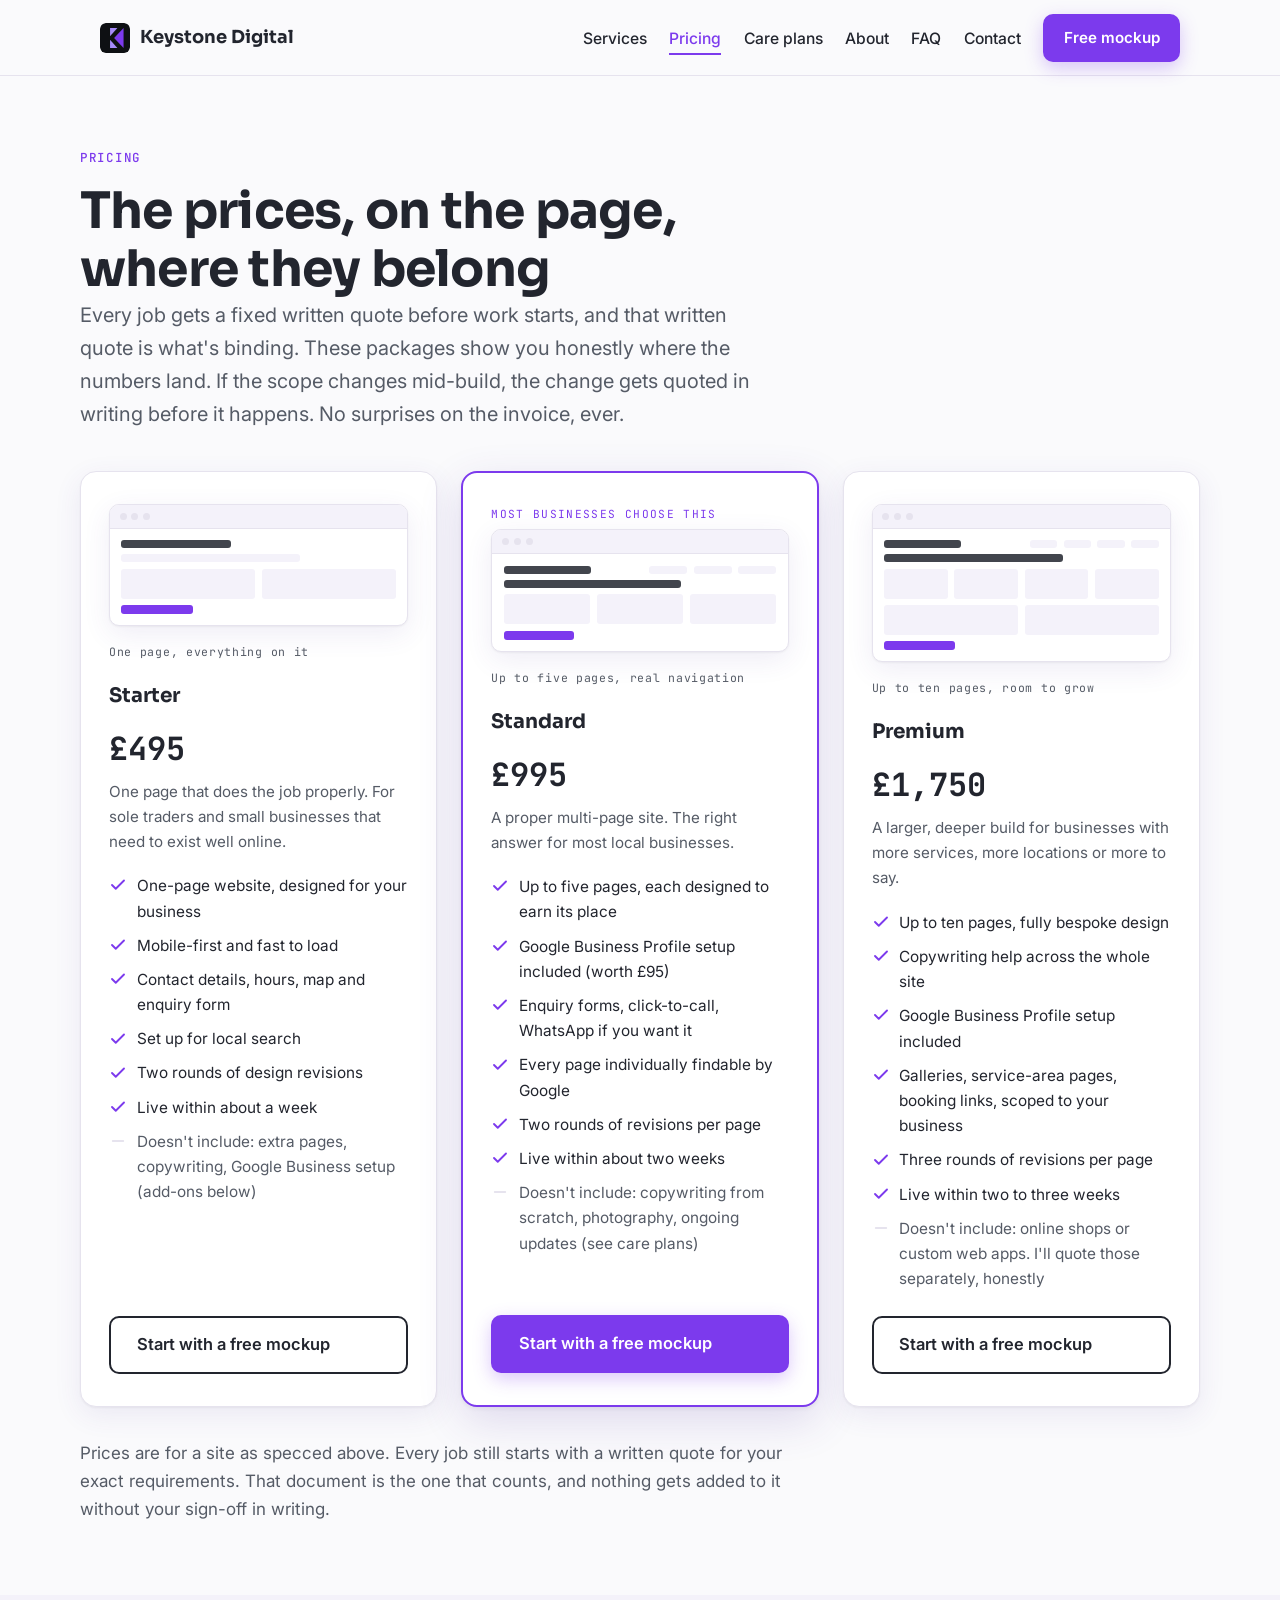
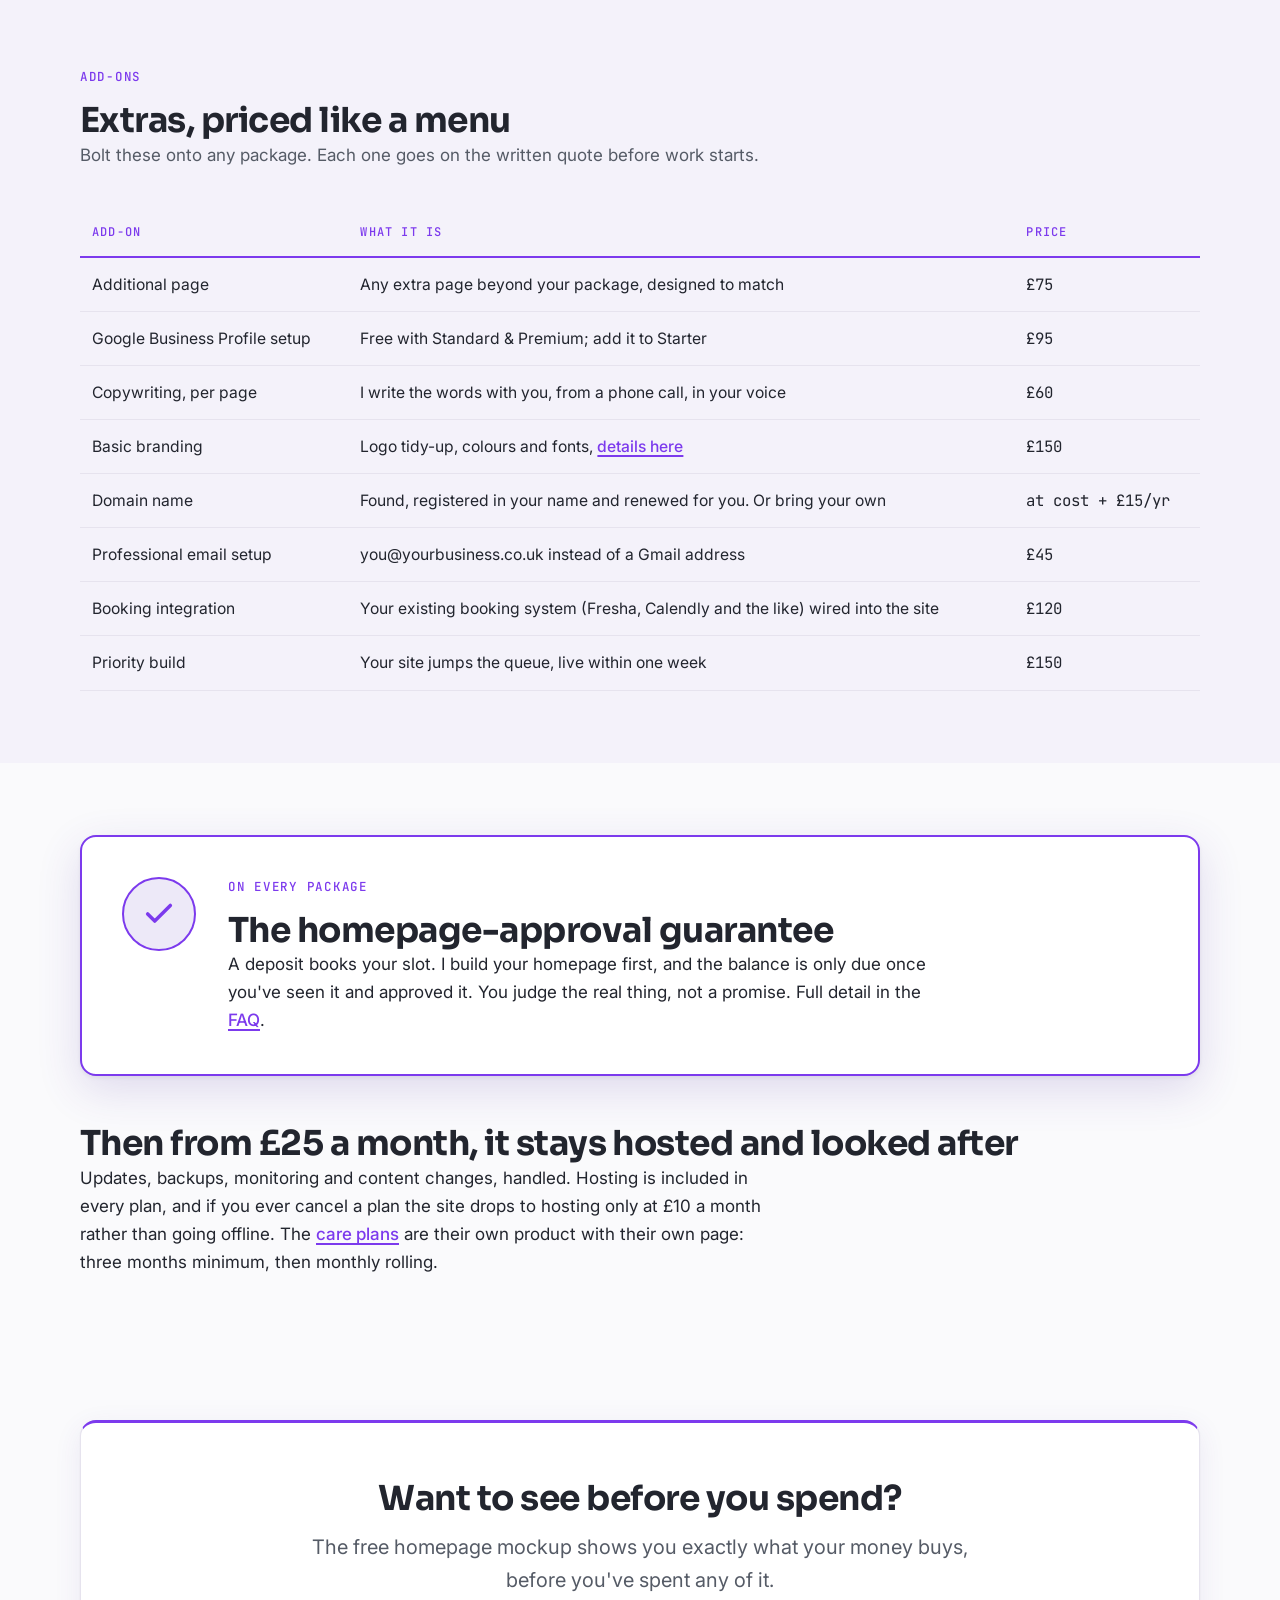
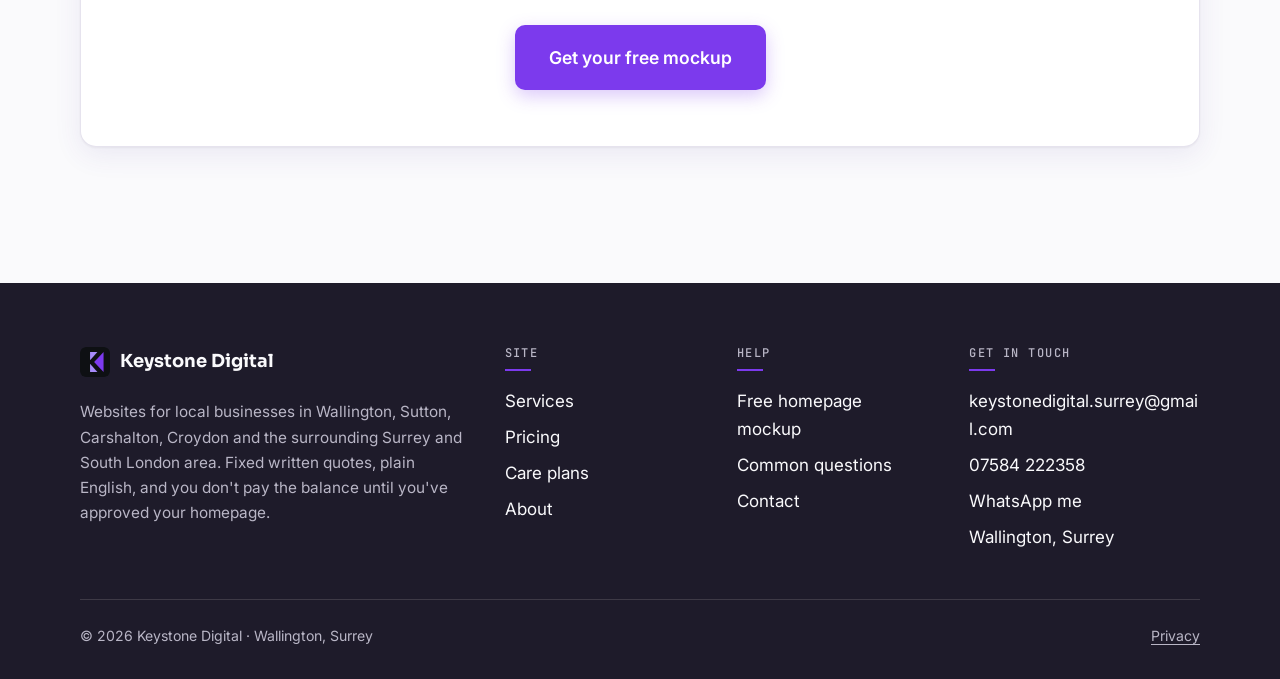
<file: pricing.html>
<!DOCTYPE html>
<html lang="en-GB">
<head>
  <meta charset="UTF-8">
  <meta name="viewport" content="width=device-width, initial-scale=1">
  <title>Pricing: Websites from £495 | Keystone Digital</title>
  <meta name="description" content="Transparent web design pricing: Starter £495, Standard £995, Premium £1,750, add-ons priced like a menu, and care plans from £25 a month. Fixed written quotes.">
  <link rel="canonical" href="https://keystone-digital.co.uk/pricing.html">
  <meta property="og:type" content="website">
  <meta property="og:site_name" content="Keystone Digital">
  <meta property="og:title" content="Pricing: Websites from £495 | Keystone Digital">
  <meta property="og:description" content="Transparent web design pricing: Starter £495, Standard £995, Premium £1,750, add-ons priced like a menu, and care plans from £25 a month. Fixed written quotes.">
  <meta property="og:url" content="https://keystone-digital.co.uk/pricing.html">
  <meta property="og:locale" content="en_GB">
  <meta property="og:image" content="https://keystone-digital.co.uk/logo-dark.png">
  <meta property="og:image:width" content="1024">
  <meta property="og:image:height" content="1024">
  <meta name="twitter:card" content="summary">
  <meta name="twitter:image" content="https://keystone-digital.co.uk/logo-dark.png">
  <meta name="twitter:title" content="Pricing: Websites from £495 | Keystone Digital">
  <meta name="twitter:description" content="Transparent web design pricing: Starter £495, Standard £995, Premium £1,750, add-ons priced like a menu, and care plans from £25 a month. Fixed written quotes.">
  <link rel="icon" href="data:image/svg+xml,%3Csvg xmlns='http://www.w3.org/2000/svg' viewBox='0 0 1024 1024'%3E%3Crect width='1024' height='1024' rx='180' fill='%230E1013'/%3E%3Cpath d='M343 174h250L343 454z' fill='%23A78BFA'/%3E%3Cpath d='M343 574v276h250z' fill='%23A78BFA'/%3E%3Cpath d='M804 174v676L482 512z' fill='%237C3AED'/%3E%3C/svg%3E">
  <link rel="preconnect" href="https://fonts.googleapis.com">
  <link rel="preconnect" href="https://fonts.gstatic.com" crossorigin>
  <link href="https://fonts.googleapis.com/css2?family=Inter:wght@400;500;600&family=JetBrains+Mono:wght@500;700&family=Sora:wght@600;700&display=swap" rel="stylesheet">
  <script>document.documentElement.className += " js";</script>
  <link rel="stylesheet" href="styles.css">
</head>
<body>
  <a class="skip-link" href="#main">Skip to content</a>
  <header class="site-header">
    <div class="nav-bar">
      <a class="brand" href="index.html"><svg viewBox="0 0 1024 1024" aria-hidden="true" focusable="false"><rect width="1024" height="1024" rx="180" fill="#0E1013"/><path d="M343 174h250L343 454z" fill="#A78BFA"/><path d="M343 574v276h250z" fill="#A78BFA"/><path d="M804 174v676L482 512z" fill="#7C3AED"/></svg>Keystone Digital</a>
      <button class="nav-toggle" aria-expanded="false" aria-controls="nav-links">
        <span class="visually-hidden">Menu</span>
        <svg class="icon-open" viewBox="0 0 24 24" fill="none" stroke="currentColor" stroke-width="2" stroke-linecap="round" aria-hidden="true"><path d="M4 7h16M4 12h16M4 17h16"/></svg>
        <svg class="icon-close" viewBox="0 0 24 24" fill="none" stroke="currentColor" stroke-width="2" stroke-linecap="round" aria-hidden="true"><path d="M6 6l12 12M18 6L6 18"/></svg>
      </button>
      <ul class="nav-links" id="nav-links">
        <li><a href="services.html">Services</a></li>
        <li><a href="pricing.html" aria-current="page">Pricing</a></li>
        <li><a href="care-plans.html">Care plans</a></li>
        <li><a href="about.html">About</a></li>
        <li><a href="faq.html">FAQ</a></li>
        <li><a href="contact.html">Contact</a></li>
        <!-- WORK PAGE SLOT: <li><a href="work.html">Work</a></li> goes above Pricing when ready. -->
        <li><a class="btn btn-primary" href="free-mockup.html">Free mockup</a></li>
      </ul>
    </div>
  </header>
  <main id="main">
    <section class="section">
      <div class="inner">
        <div class="section-head">
          <span class="eyebrow">Pricing</span>
          <h1>The prices, on the page, where they belong</h1>
          <p class="lede">Every job gets a fixed written quote before work starts, and that written quote is what's binding. These packages show you honestly where the numbers land. If the scope changes mid-build, the change gets quoted in writing before it happens. No surprises on the invoice, ever.</p>
        </div>

        <div class="grid-3">
          <div class="pkg reveal">
            <div class="mini pkg-mini" aria-hidden="true"><div class="mini-chrome"><i></i><i></i><i></i></div><div class="mini-body"><div class="m-bar ink w40"></div><div class="m-bar w65"></div><div class="m-row"><div class="m-box"></div><div class="m-box"></div></div><div class="m-btn"></div></div></div><p class="pkg-mini-cap">One page, everything on it</p>
            <span class="pkg-name">Starter</span>
            <p class="pkg-price">&pound;495</p>
            <p class="pkg-for">One page that does the job properly. For sole traders and small businesses that need to exist well online.</p>
            <ul>
              <li><svg viewBox="0 0 24 24" fill="none" stroke="currentColor" stroke-width="2.5" stroke-linecap="round" stroke-linejoin="round" aria-hidden="true"><path d="M20 6 9 17l-5-5"/></svg>One-page website, designed for your business</li>
              <li><svg viewBox="0 0 24 24" fill="none" stroke="currentColor" stroke-width="2.5" stroke-linecap="round" stroke-linejoin="round" aria-hidden="true"><path d="M20 6 9 17l-5-5"/></svg>Mobile-first and fast to load</li>
              <li><svg viewBox="0 0 24 24" fill="none" stroke="currentColor" stroke-width="2.5" stroke-linecap="round" stroke-linejoin="round" aria-hidden="true"><path d="M20 6 9 17l-5-5"/></svg>Contact details, hours, map and enquiry form</li>
              <li><svg viewBox="0 0 24 24" fill="none" stroke="currentColor" stroke-width="2.5" stroke-linecap="round" stroke-linejoin="round" aria-hidden="true"><path d="M20 6 9 17l-5-5"/></svg>Set up for local search</li>
              <li><svg viewBox="0 0 24 24" fill="none" stroke="currentColor" stroke-width="2.5" stroke-linecap="round" stroke-linejoin="round" aria-hidden="true"><path d="M20 6 9 17l-5-5"/></svg>Two rounds of design revisions</li>
              <li><svg viewBox="0 0 24 24" fill="none" stroke="currentColor" stroke-width="2.5" stroke-linecap="round" stroke-linejoin="round" aria-hidden="true"><path d="M20 6 9 17l-5-5"/></svg>Live within about a week</li>
              <li class="excl"><svg viewBox="0 0 24 24" fill="none" stroke="currentColor" stroke-width="2.5" stroke-linecap="round" aria-hidden="true"><path d="M5 12h14"/></svg>Doesn't include: extra pages, copywriting, Google Business setup (add-ons below)</li>
            </ul>
            <a class="btn btn-ghost" href="free-mockup.html">Start with a free mockup</a>
          </div>
          <div class="pkg pkg-featured reveal">
            <span class="pkg-flag">Most businesses choose this</span>
            <div class="mini pkg-mini" aria-hidden="true"><div class="mini-chrome"><i></i><i></i><i></i></div><div class="mini-body"><div class="m-row"><div class="m-bar ink w40" style="flex:none;width:32%"></div><div class="m-bar w40" style="flex:none;width:14%;margin-left:auto"></div><div class="m-bar w40" style="flex:none;width:14%"></div><div class="m-bar w40" style="flex:none;width:14%"></div></div><div class="m-bar ink w65"></div><div class="m-row"><div class="m-box"></div><div class="m-box"></div><div class="m-box"></div></div><div class="m-btn"></div></div></div><p class="pkg-mini-cap">Up to five pages, real navigation</p>
            <span class="pkg-name">Standard</span>
            <p class="pkg-price">&pound;995</p>
            <p class="pkg-for">A proper multi-page site. The right answer for most local businesses.</p>
            <ul>
              <li><svg viewBox="0 0 24 24" fill="none" stroke="currentColor" stroke-width="2.5" stroke-linecap="round" stroke-linejoin="round" aria-hidden="true"><path d="M20 6 9 17l-5-5"/></svg>Up to five pages, each designed to earn its place</li>
              <li><svg viewBox="0 0 24 24" fill="none" stroke="currentColor" stroke-width="2.5" stroke-linecap="round" stroke-linejoin="round" aria-hidden="true"><path d="M20 6 9 17l-5-5"/></svg>Google Business Profile setup included (worth &pound;95)</li>
              <li><svg viewBox="0 0 24 24" fill="none" stroke="currentColor" stroke-width="2.5" stroke-linecap="round" stroke-linejoin="round" aria-hidden="true"><path d="M20 6 9 17l-5-5"/></svg>Enquiry forms, click-to-call, WhatsApp if you want it</li>
              <li><svg viewBox="0 0 24 24" fill="none" stroke="currentColor" stroke-width="2.5" stroke-linecap="round" stroke-linejoin="round" aria-hidden="true"><path d="M20 6 9 17l-5-5"/></svg>Every page individually findable by Google</li>
              <li><svg viewBox="0 0 24 24" fill="none" stroke="currentColor" stroke-width="2.5" stroke-linecap="round" stroke-linejoin="round" aria-hidden="true"><path d="M20 6 9 17l-5-5"/></svg>Two rounds of revisions per page</li>
              <li><svg viewBox="0 0 24 24" fill="none" stroke="currentColor" stroke-width="2.5" stroke-linecap="round" stroke-linejoin="round" aria-hidden="true"><path d="M20 6 9 17l-5-5"/></svg>Live within about two weeks</li>
              <li class="excl"><svg viewBox="0 0 24 24" fill="none" stroke="currentColor" stroke-width="2.5" stroke-linecap="round" aria-hidden="true"><path d="M5 12h14"/></svg>Doesn't include: copywriting from scratch, photography, ongoing updates (see care plans)</li>
            </ul>
            <a class="btn btn-primary" href="free-mockup.html">Start with a free mockup</a>
          </div>
          <div class="pkg reveal">
            <div class="mini pkg-mini" aria-hidden="true"><div class="mini-chrome"><i></i><i></i><i></i></div><div class="mini-body"><div class="m-row"><div class="m-bar ink w40" style="flex:none;width:28%"></div><div class="m-bar w40" style="flex:none;width:10%;margin-left:auto"></div><div class="m-bar w40" style="flex:none;width:10%"></div><div class="m-bar w40" style="flex:none;width:10%"></div><div class="m-bar w40" style="flex:none;width:10%"></div></div><div class="m-bar ink w65"></div><div class="m-row"><div class="m-box"></div><div class="m-box"></div><div class="m-box"></div><div class="m-box"></div></div><div class="m-row"><div class="m-box"></div><div class="m-box"></div></div><div class="m-btn"></div></div></div><p class="pkg-mini-cap">Up to ten pages, room to grow</p>
            <span class="pkg-name">Premium</span>
            <p class="pkg-price">&pound;1,750</p>
            <p class="pkg-for">A larger, deeper build for businesses with more services, more locations or more to say.</p>
            <ul>
              <li><svg viewBox="0 0 24 24" fill="none" stroke="currentColor" stroke-width="2.5" stroke-linecap="round" stroke-linejoin="round" aria-hidden="true"><path d="M20 6 9 17l-5-5"/></svg>Up to ten pages, fully bespoke design</li>
              <li><svg viewBox="0 0 24 24" fill="none" stroke="currentColor" stroke-width="2.5" stroke-linecap="round" stroke-linejoin="round" aria-hidden="true"><path d="M20 6 9 17l-5-5"/></svg>Copywriting help across the whole site</li>
              <li><svg viewBox="0 0 24 24" fill="none" stroke="currentColor" stroke-width="2.5" stroke-linecap="round" stroke-linejoin="round" aria-hidden="true"><path d="M20 6 9 17l-5-5"/></svg>Google Business Profile setup included</li>
              <li><svg viewBox="0 0 24 24" fill="none" stroke="currentColor" stroke-width="2.5" stroke-linecap="round" stroke-linejoin="round" aria-hidden="true"><path d="M20 6 9 17l-5-5"/></svg>Galleries, service-area pages, booking links, scoped to your business</li>
              <li><svg viewBox="0 0 24 24" fill="none" stroke="currentColor" stroke-width="2.5" stroke-linecap="round" stroke-linejoin="round" aria-hidden="true"><path d="M20 6 9 17l-5-5"/></svg>Three rounds of revisions per page</li>
              <li><svg viewBox="0 0 24 24" fill="none" stroke="currentColor" stroke-width="2.5" stroke-linecap="round" stroke-linejoin="round" aria-hidden="true"><path d="M20 6 9 17l-5-5"/></svg>Live within two to three weeks</li>
              <li class="excl"><svg viewBox="0 0 24 24" fill="none" stroke="currentColor" stroke-width="2.5" stroke-linecap="round" aria-hidden="true"><path d="M5 12h14"/></svg>Doesn't include: online shops or custom web apps. I'll quote those separately, honestly</li>
            </ul>
            <a class="btn btn-ghost" href="free-mockup.html">Start with a free mockup</a>
          </div>
        </div>

        <p class="measure mt-2 muted reveal">Prices are for a site as specced above. Every job still starts with a written quote for your exact requirements. That document is the one that counts, and nothing gets added to it without your sign-off in writing.</p>
      </div>
    </section>

    <section class="section section-tint">
      <div class="inner">
        <div class="section-head reveal">
          <span class="eyebrow">Add-ons</span>
          <h2>Extras, priced like a menu</h2>
          <p class="muted">Bolt these onto any package. Each one goes on the written quote before work starts.</p>
        </div>
        <div class="table-wrap reveal">
          <table class="addons" role="table">
            <thead role="rowgroup"><tr role="row"><th scope="col" role="columnheader">Add-on</th><th scope="col" role="columnheader">What it is</th><th scope="col" role="columnheader">Price</th></tr></thead>
            <tbody role="rowgroup">
              <tr role="row"><td role="cell">Additional page</td><td role="cell">Any extra page beyond your package, designed to match</td><td role="cell" class="amt">&pound;75</td></tr>
              <tr role="row"><td role="cell">Google Business Profile setup</td><td role="cell">Free with Standard &amp; Premium; add it to Starter</td><td role="cell" class="amt">&pound;95</td></tr>
              <tr role="row"><td role="cell">Copywriting, per page</td><td role="cell">I write the words with you, from a phone call, in your voice</td><td role="cell" class="amt">&pound;60</td></tr>
              <tr role="row"><td role="cell">Basic branding</td><td role="cell">Logo tidy-up, colours and fonts, <a class="link" href="services.html">details here</a></td><td role="cell" class="amt">&pound;150</td></tr>
              <tr role="row"><td role="cell">Domain name</td><td role="cell">Found, registered in your name and renewed for you. Or bring your own</td><td role="cell" class="amt">at cost + &pound;15/yr</td></tr>
              <tr role="row"><td role="cell">Professional email setup</td><td role="cell">you@yourbusiness.co.uk instead of a Gmail address</td><td role="cell" class="amt">&pound;45</td></tr>
              <tr role="row"><td role="cell">Booking integration</td><td role="cell">Your existing booking system (Fresha, Calendly and the like) wired into the site</td><td role="cell" class="amt">&pound;120</td></tr>
              <tr role="row"><td role="cell">Priority build</td><td role="cell">Your site jumps the queue, live within one week</td><td role="cell" class="amt">&pound;150</td></tr>
            </tbody>
          </table>
        </div>
      </div>
    </section>

    <section class="section">
      <div class="inner">
        <div class="guarantee reveal">
          <div class="seal" aria-hidden="true"><svg viewBox="0 0 24 24" fill="none" stroke="currentColor" stroke-width="2.5" stroke-linecap="round" stroke-linejoin="round" aria-hidden="true"><path d="M20 6 9 17l-5-5"/></svg></div>
          <div>
            <span class="eyebrow">On every package</span>
            <h2>The homepage-approval guarantee</h2>
            <p class="measure">A deposit books your slot. I build your homepage first, and the balance is only due once you've seen it and approved it. You judge the real thing, not a promise. Full detail in the <a class="link" href="faq.html">FAQ</a>.</p>
          </div>
        </div>
        <div class="mt-3 reveal">
          <h2>Then from &pound;25 a month, it stays hosted and looked after</h2>
          <p class="measure">Updates, backups, monitoring and content changes, handled. Hosting is included in every plan, and if you ever cancel a plan the site drops to hosting only at &pound;10 a month rather than going offline. The <a class="link" href="care-plans.html">care plans</a> are their own product with their own page: three months minimum, then monthly rolling.</p>
        </div>
      </div>
    </section>

    <section class="section">
      <div class="cta-band reveal">
        <h2>Want to see before you spend?</h2>
        <p class="lede">The free homepage mockup shows you exactly what your money buys, before you've spent any of it.</p>
        <a class="btn btn-primary btn-lg" href="free-mockup.html">Get your free mockup</a>
      </div>
    </section>
  </main>
  <footer class="site-footer">
    <div class="inner">
      <div class="footer-grid">
        <div>
          <a class="brand" href="index.html" style="color:var(--dark-text)"><svg viewBox="0 0 1024 1024" aria-hidden="true" focusable="false"><rect width="1024" height="1024" rx="180" fill="#0E1013"/><path d="M343 174h250L343 454z" fill="#A78BFA"/><path d="M343 574v276h250z" fill="#A78BFA"/><path d="M804 174v676L482 512z" fill="#7C3AED"/></svg>Keystone Digital</a>
          <p class="blurb">Websites for local businesses in Wallington, Sutton, Carshalton, Croydon and the surrounding Surrey and South London area. Fixed written quotes, plain English, and you don't pay the balance until you've approved your homepage.</p>
        </div>
        <div>
          <h4>Site</h4>
          <ul>
            <li><a href="services.html">Services</a></li>
            <!-- WORK PAGE SLOT: <li><a href="work.html">Work</a></li> goes here when ready. -->
            <li><a href="pricing.html">Pricing</a></li>
            <li><a href="care-plans.html">Care plans</a></li>
            <li><a href="about.html">About</a></li>
          </ul>
        </div>
        <div>
          <h4>Help</h4>
          <ul>
            <li><a href="free-mockup.html">Free homepage mockup</a></li>
            <li><a href="faq.html">Common questions</a></li>
            <li><a href="contact.html">Contact</a></li>
          </ul>
        </div>
        <div>
          <h4>Get in touch</h4>
          <ul>
            <li><a class="footer-email" href="mailto:keystonedigital.surrey@gmail.com">keystonedigital.surrey@gmail.com</a></li>
            <li><a href="tel:+447584222358">07584 222358</a></li>
            <li><a href="https://wa.me/447584222358" rel="noopener">WhatsApp me</a></li>
            <li>Wallington, Surrey</li>
          </ul>
        </div>
      </div>
      <div class="footer-legal">
        <span>&copy; 2026 Keystone Digital &middot; Wallington, Surrey</span>
        <span><a href="privacy.html">Privacy</a></span>
      </div>
    </div>
  </footer>
  <script src="main.js"></script>
  <!-- Cloudflare Web Analytics --><script type='module' src='https://static.cloudflareinsights.com/beacon.min.js' data-cf-beacon='{"token": "872a012d900a4dfeaf34f4471a6d7d39"}'></script><!-- End Cloudflare Web Analytics -->
</body>
</html>
</file>
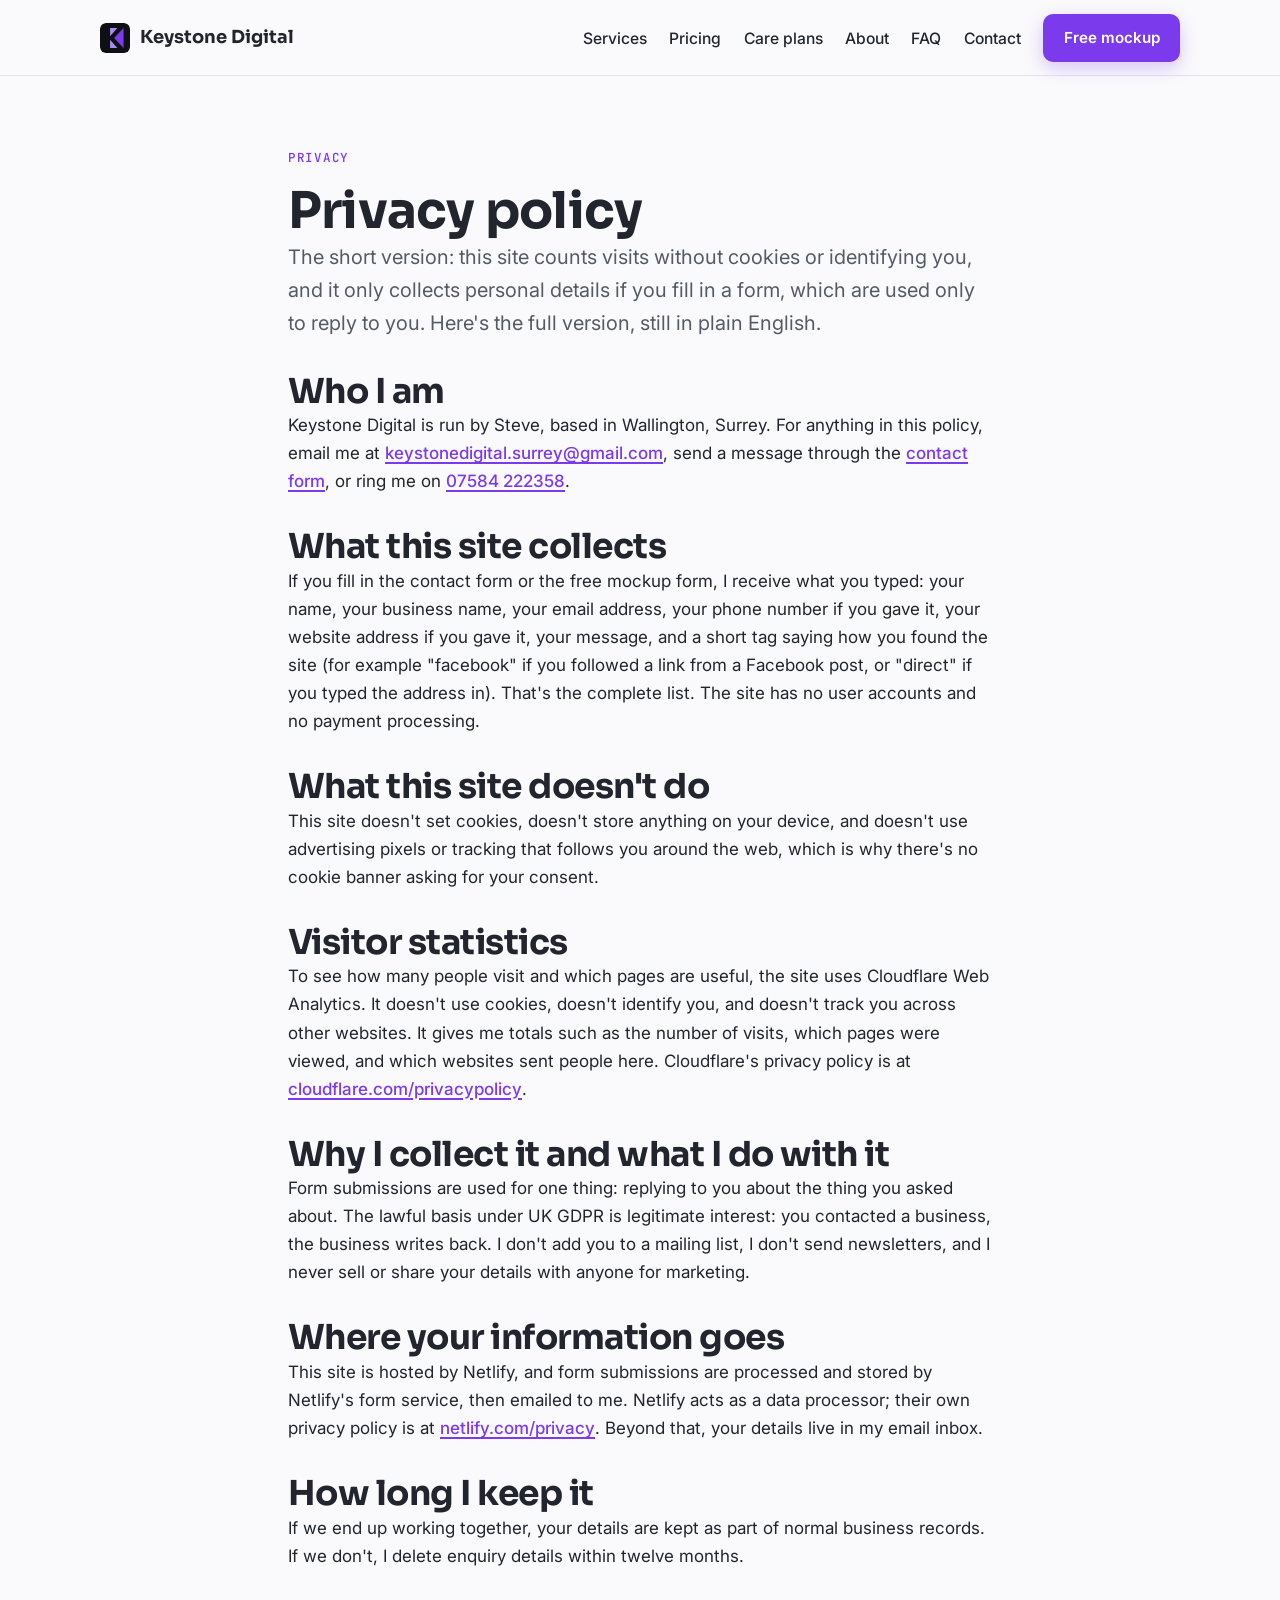
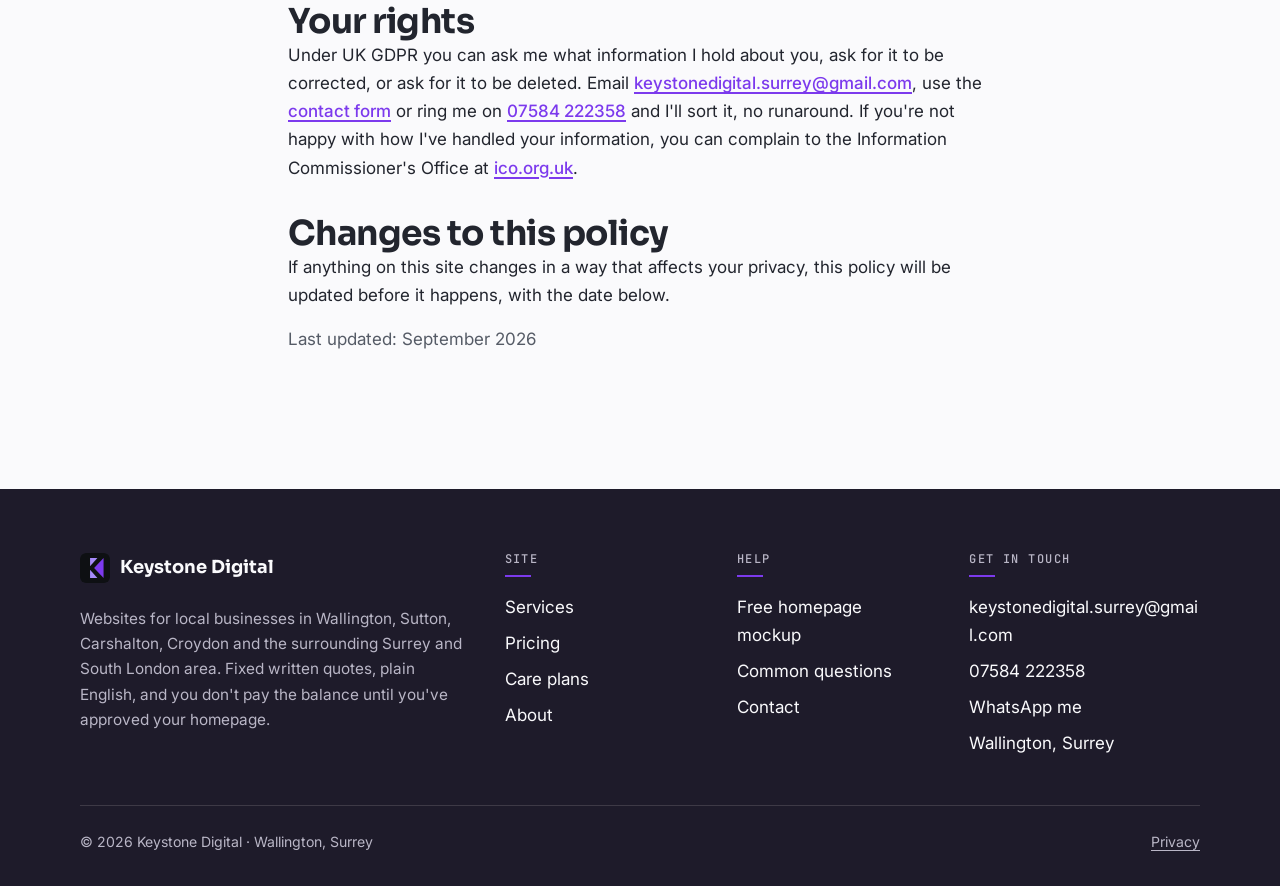
<file: privacy.html>
<!DOCTYPE html>
<html lang="en-GB">
<head>
  <meta charset="UTF-8">
  <meta name="viewport" content="width=device-width, initial-scale=1">
  <title>Privacy Policy | Keystone Digital</title>
  <meta name="description" content="What this site collects (only what you type into a form), what it's used for (replying to you), and what it doesn't do (tracking, cookies, mailing lists).">
  <link rel="canonical" href="https://keystone-digital.co.uk/privacy.html">
  <meta property="og:type" content="website">
  <meta property="og:site_name" content="Keystone Digital">
  <meta property="og:title" content="Privacy Policy | Keystone Digital">
  <meta property="og:description" content="What this site collects (only what you type into a form), what it's used for (replying to you), and what it doesn't do (tracking, cookies, mailing lists).">
  <meta property="og:url" content="https://keystone-digital.co.uk/privacy.html">
  <meta property="og:locale" content="en_GB">
  <meta property="og:image" content="https://keystone-digital.co.uk/logo-dark.png">
  <meta property="og:image:width" content="1024">
  <meta property="og:image:height" content="1024">
  <meta name="twitter:card" content="summary">
  <meta name="twitter:image" content="https://keystone-digital.co.uk/logo-dark.png">
  <meta name="twitter:title" content="Privacy Policy | Keystone Digital">
  <meta name="twitter:description" content="What this site collects (only what you type into a form), what it's used for (replying to you), and what it doesn't do (tracking, cookies, mailing lists).">
  <link rel="icon" href="data:image/svg+xml,%3Csvg xmlns='http://www.w3.org/2000/svg' viewBox='0 0 1024 1024'%3E%3Crect width='1024' height='1024' rx='180' fill='%230E1013'/%3E%3Cpath d='M343 174h250L343 454z' fill='%23A78BFA'/%3E%3Cpath d='M343 574v276h250z' fill='%23A78BFA'/%3E%3Cpath d='M804 174v676L482 512z' fill='%237C3AED'/%3E%3C/svg%3E">
  <link rel="preconnect" href="https://fonts.googleapis.com">
  <link rel="preconnect" href="https://fonts.gstatic.com" crossorigin>
  <link href="https://fonts.googleapis.com/css2?family=Inter:wght@400;500;600&family=JetBrains+Mono:wght@500;700&family=Sora:wght@600;700&display=swap" rel="stylesheet">
  <script>document.documentElement.className += " js";</script>
  <link rel="stylesheet" href="styles.css">
</head>
<body>
  <a class="skip-link" href="#main">Skip to content</a>
  <header class="site-header">
    <div class="nav-bar">
      <a class="brand" href="index.html"><svg viewBox="0 0 1024 1024" aria-hidden="true" focusable="false"><rect width="1024" height="1024" rx="180" fill="#0E1013"/><path d="M343 174h250L343 454z" fill="#A78BFA"/><path d="M343 574v276h250z" fill="#A78BFA"/><path d="M804 174v676L482 512z" fill="#7C3AED"/></svg>Keystone Digital</a>
      <button class="nav-toggle" aria-expanded="false" aria-controls="nav-links">
        <span class="visually-hidden">Menu</span>
        <svg class="icon-open" viewBox="0 0 24 24" fill="none" stroke="currentColor" stroke-width="2" stroke-linecap="round" aria-hidden="true"><path d="M4 7h16M4 12h16M4 17h16"/></svg>
        <svg class="icon-close" viewBox="0 0 24 24" fill="none" stroke="currentColor" stroke-width="2" stroke-linecap="round" aria-hidden="true"><path d="M6 6l12 12M18 6L6 18"/></svg>
      </button>
      <ul class="nav-links" id="nav-links">
        <li><a href="services.html">Services</a></li>
        <li><a href="pricing.html">Pricing</a></li>
        <li><a href="care-plans.html">Care plans</a></li>
        <li><a href="about.html">About</a></li>
        <li><a href="faq.html">FAQ</a></li>
        <li><a href="contact.html">Contact</a></li>
        <!-- WORK PAGE SLOT: <li><a href="work.html">Work</a></li> goes above Pricing when ready. -->
        <li><a class="btn btn-primary" href="free-mockup.html">Free mockup</a></li>
      </ul>
    </div>
  </header>
  <main id="main">
    <section class="section">
      <div class="inner" style="max-width:44rem">
        <span class="eyebrow">Privacy</span>
        <h1>Privacy policy</h1>
        <p class="lede">The short version: this site counts visits without cookies or identifying you, and it only collects personal details if you fill in a form, which are used only to reply to you. Here's the full version, still in plain English.</p>

        <h2 class="mt-2">Who I am</h2>
        <p>Keystone Digital is run by Steve, based in Wallington, Surrey. For anything in this policy, email me at <a class="link" href="mailto:keystonedigital.surrey@gmail.com">keystonedigital.surrey@gmail.com</a>, send a message through the <a class="link" href="contact.html">contact form</a>, or ring me on <a class="link" href="tel:+447584222358">07584 222358</a>.</p>

        <h2 class="mt-2">What this site collects</h2>
        <p>If you fill in the contact form or the free mockup form, I receive what you typed: your name, your business name, your email address, your phone number if you gave it, your website address if you gave it, your message, and a short tag saying how you found the site (for example "facebook" if you followed a link from a Facebook post, or "direct" if you typed the address in). That's the complete list. The site has no user accounts and no payment processing.</p>

        <h2 class="mt-2">What this site doesn't do</h2>
        <p>This site doesn't set cookies, doesn't store anything on your device, and doesn't use advertising pixels or tracking that follows you around the web, which is why there's no cookie banner asking for your consent.</p>

        <h2 class="mt-2">Visitor statistics</h2>
        <p>To see how many people visit and which pages are useful, the site uses Cloudflare Web Analytics. It doesn't use cookies, doesn't identify you, and doesn't track you across other websites. It gives me totals such as the number of visits, which pages were viewed, and which websites sent people here. Cloudflare's privacy policy is at <a class="link" href="https://www.cloudflare.com/privacypolicy/" rel="noopener">cloudflare.com/privacypolicy</a>.</p>

        <h2 class="mt-2">Why I collect it and what I do with it</h2>
        <p>Form submissions are used for one thing: replying to you about the thing you asked about. The lawful basis under UK GDPR is legitimate interest: you contacted a business, the business writes back. I don't add you to a mailing list, I don't send newsletters, and I never sell or share your details with anyone for marketing.</p>

        <h2 class="mt-2">Where your information goes</h2>
        <p>This site is hosted by Netlify, and form submissions are processed and stored by Netlify's form service, then emailed to me. Netlify acts as a data processor; their own privacy policy is at <a class="link" href="https://www.netlify.com/privacy/" rel="noopener">netlify.com/privacy</a>. Beyond that, your details live in my email inbox.</p>

        <h2 class="mt-2">How long I keep it</h2>
        <p>If we end up working together, your details are kept as part of normal business records. If we don't, I delete enquiry details within twelve months.</p>

        <h2 class="mt-2">Your rights</h2>
        <p>Under UK GDPR you can ask me what information I hold about you, ask for it to be corrected, or ask for it to be deleted. Email <a class="link" href="mailto:keystonedigital.surrey@gmail.com">keystonedigital.surrey@gmail.com</a>, use the <a class="link" href="contact.html">contact form</a> or ring me on <a class="link" href="tel:+447584222358">07584 222358</a> and I'll sort it, no runaround. If you're not happy with how I've handled your information, you can complain to the Information Commissioner's Office at <a class="link" href="https://ico.org.uk" rel="noopener">ico.org.uk</a>.</p>

        <h2 class="mt-2">Changes to this policy</h2>
        <p>If anything on this site changes in a way that affects your privacy, this policy will be updated before it happens, with the date below.</p>
        <p class="muted">Last updated: September 2026</p>
      </div>
    </section>
  </main>
  <footer class="site-footer">
    <div class="inner">
      <div class="footer-grid">
        <div>
          <a class="brand" href="index.html" style="color:var(--dark-text)"><svg viewBox="0 0 1024 1024" aria-hidden="true" focusable="false"><rect width="1024" height="1024" rx="180" fill="#0E1013"/><path d="M343 174h250L343 454z" fill="#A78BFA"/><path d="M343 574v276h250z" fill="#A78BFA"/><path d="M804 174v676L482 512z" fill="#7C3AED"/></svg>Keystone Digital</a>
          <p class="blurb">Websites for local businesses in Wallington, Sutton, Carshalton, Croydon and the surrounding Surrey and South London area. Fixed written quotes, plain English, and you don't pay the balance until you've approved your homepage.</p>
        </div>
        <div>
          <h4>Site</h4>
          <ul>
            <li><a href="services.html">Services</a></li>
            <!-- WORK PAGE SLOT: <li><a href="work.html">Work</a></li> goes here when ready. -->
            <li><a href="pricing.html">Pricing</a></li>
            <li><a href="care-plans.html">Care plans</a></li>
            <li><a href="about.html">About</a></li>
          </ul>
        </div>
        <div>
          <h4>Help</h4>
          <ul>
            <li><a href="free-mockup.html">Free homepage mockup</a></li>
            <li><a href="faq.html">Common questions</a></li>
            <li><a href="contact.html">Contact</a></li>
          </ul>
        </div>
        <div>
          <h4>Get in touch</h4>
          <ul>
            <li><a class="footer-email" href="mailto:keystonedigital.surrey@gmail.com">keystonedigital.surrey@gmail.com</a></li>
            <li><a href="tel:+447584222358">07584 222358</a></li>
            <li><a href="https://wa.me/447584222358" rel="noopener">WhatsApp me</a></li>
            <li>Wallington, Surrey</li>
          </ul>
        </div>
      </div>
      <div class="footer-legal">
        <span>&copy; 2026 Keystone Digital &middot; Wallington, Surrey</span>
        <span><a href="privacy.html">Privacy</a></span>
      </div>
    </div>
  </footer>
  <script src="main.js"></script>
  <!-- Cloudflare Web Analytics --><script type='module' src='https://static.cloudflareinsights.com/beacon.min.js' data-cf-beacon='{"token": "872a012d900a4dfeaf34f4471a6d7d39"}'></script><!-- End Cloudflare Web Analytics -->
</body>
</html>
</file>
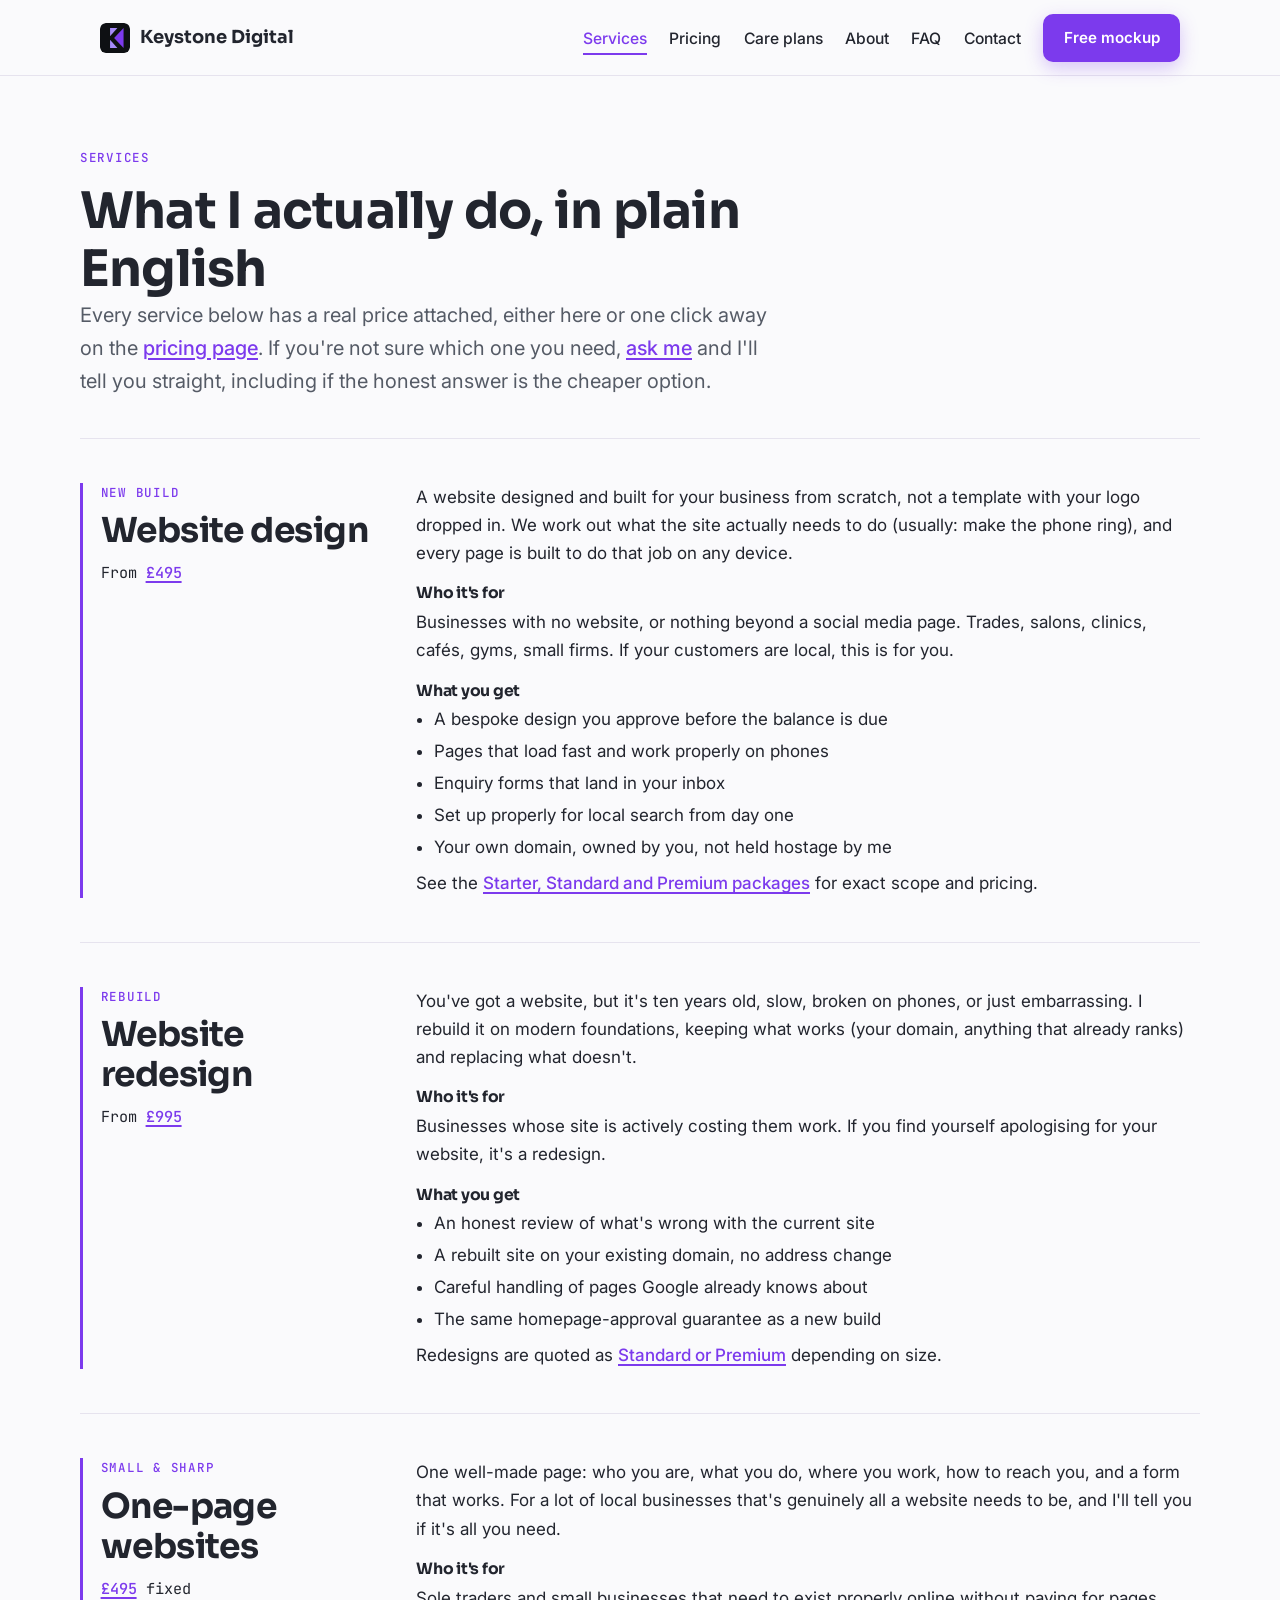
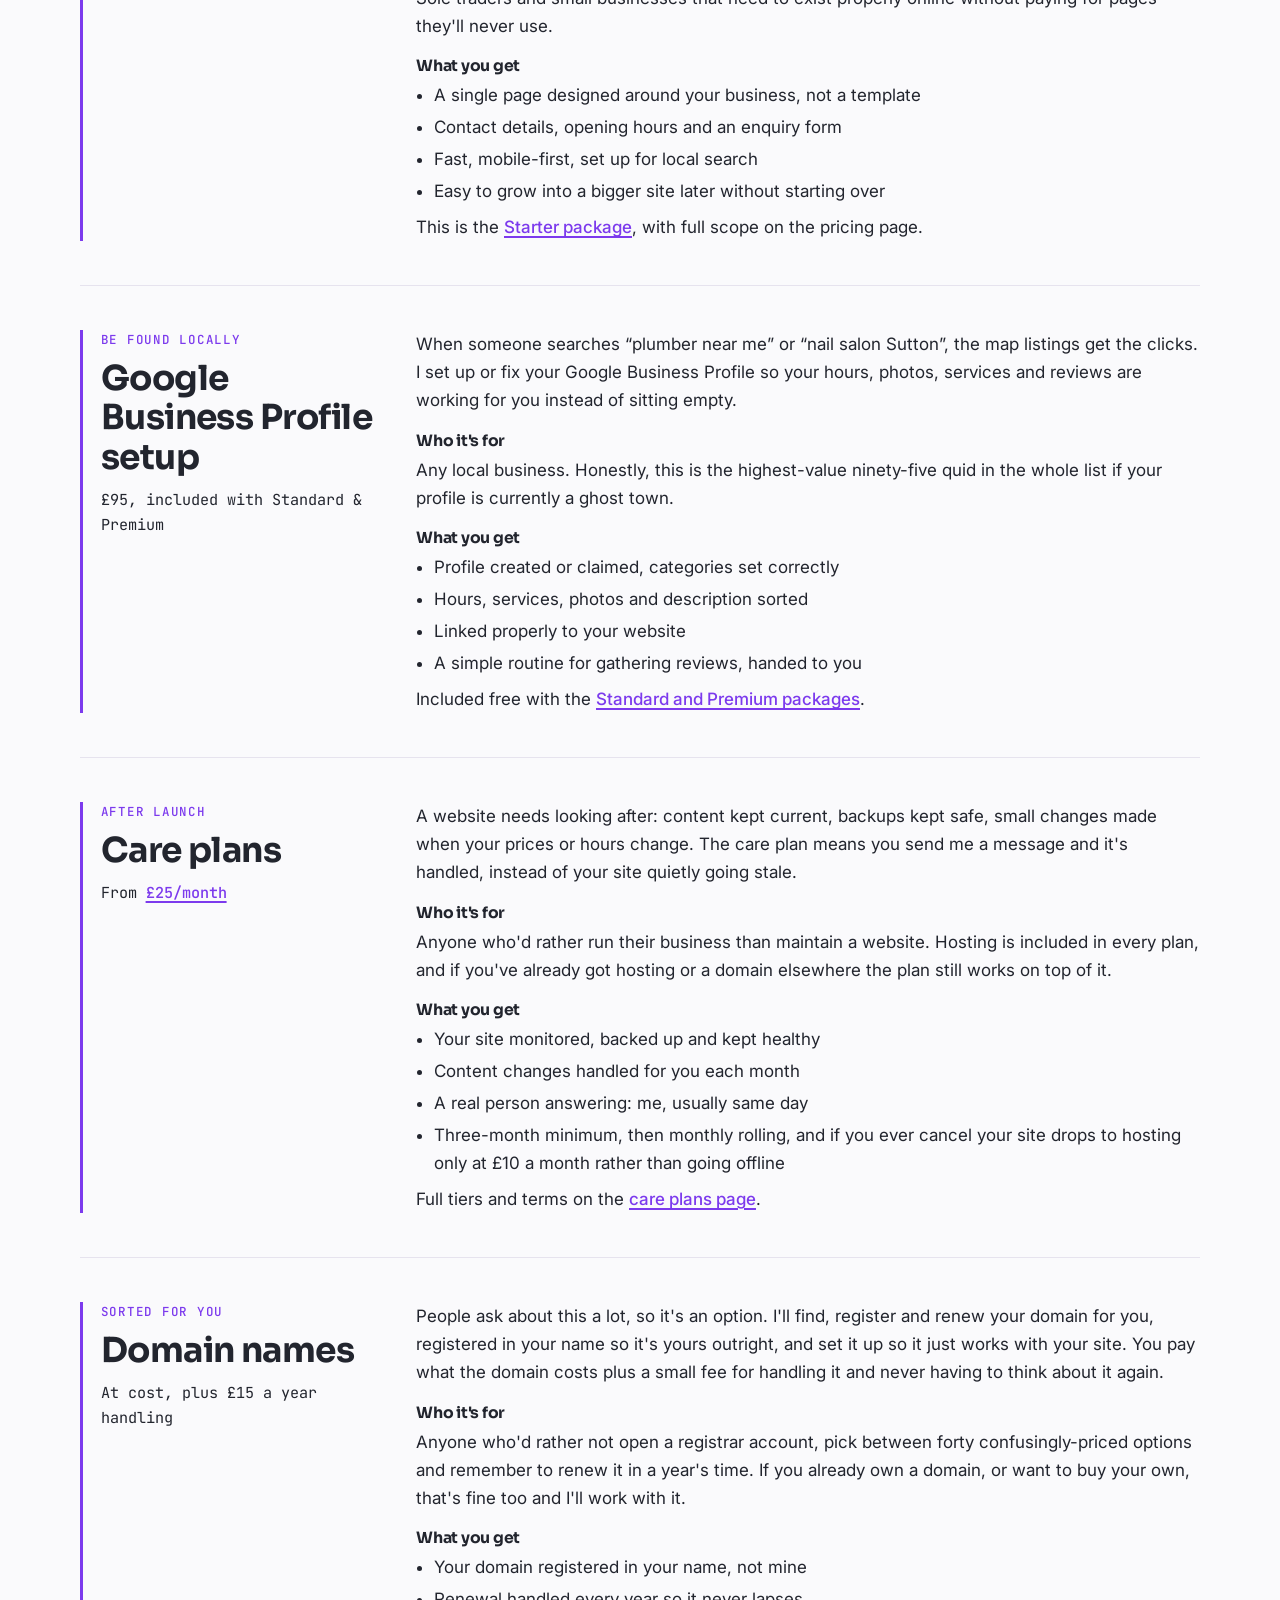
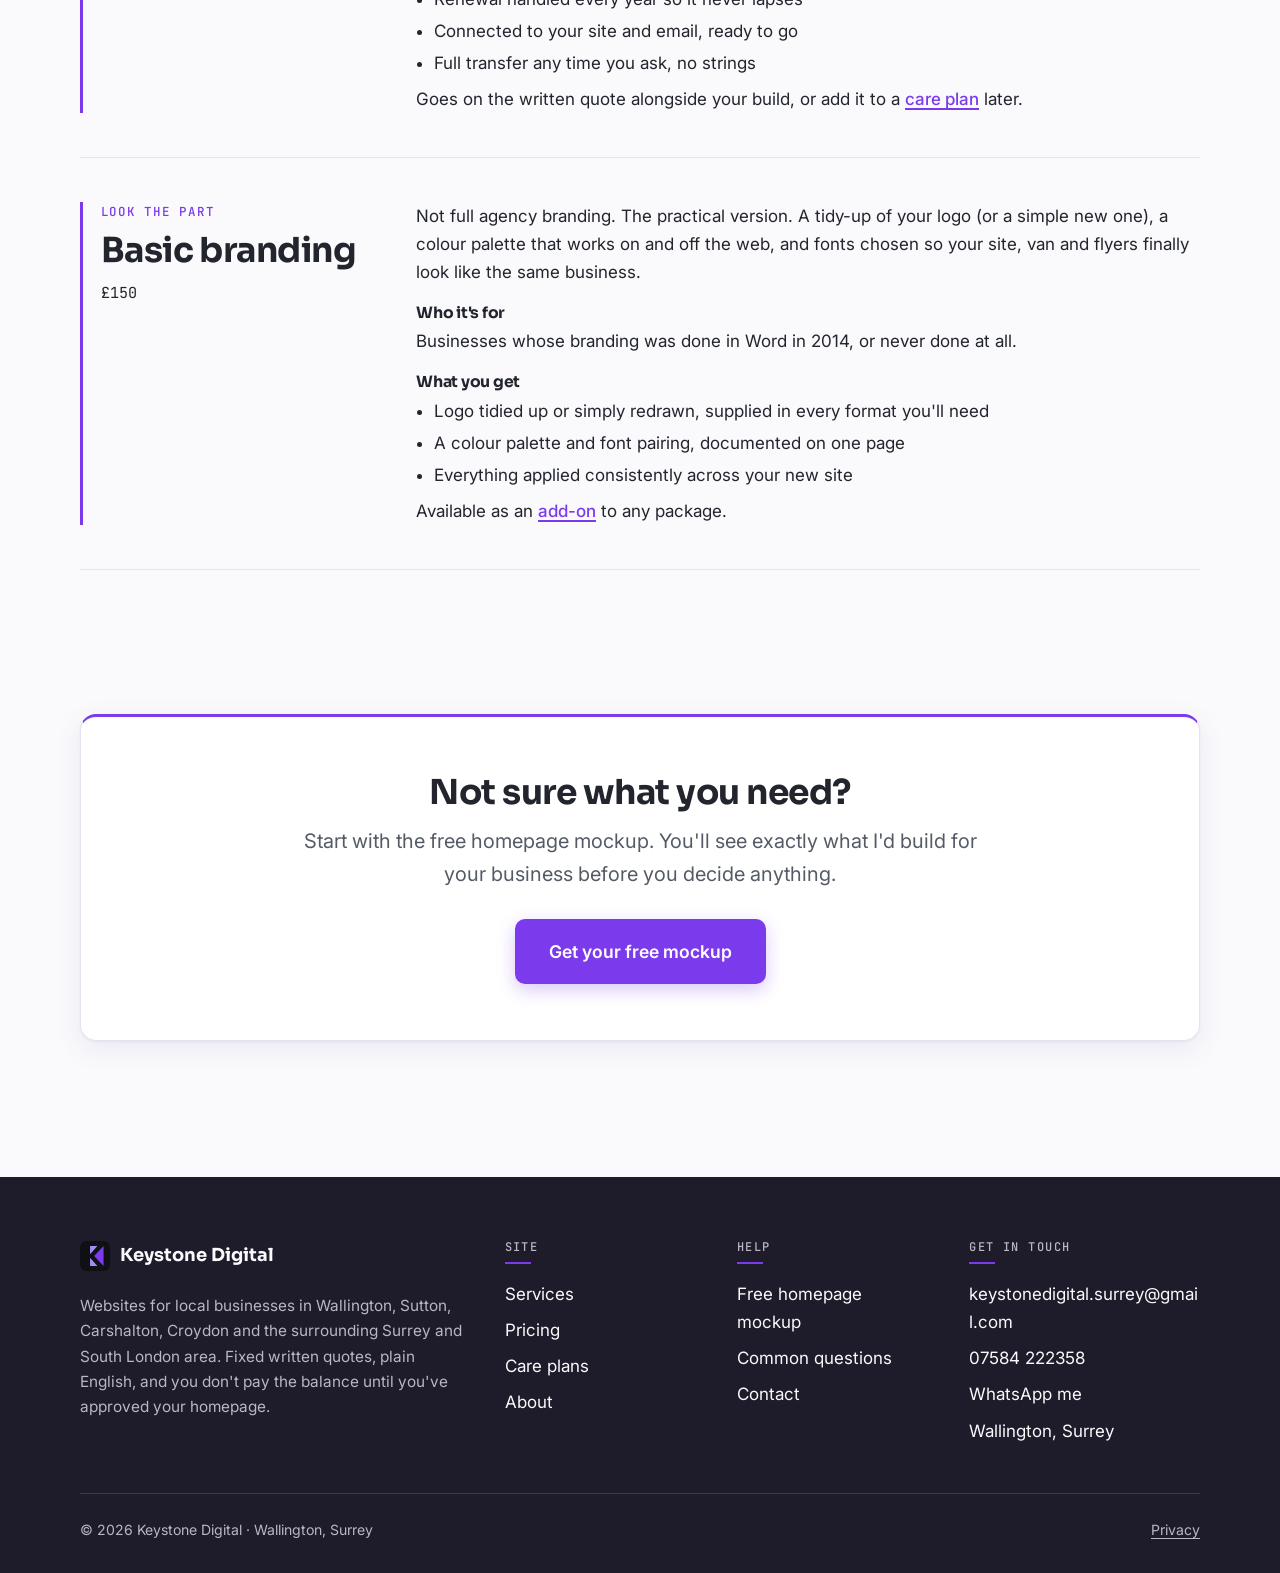
<file: services.html>
<!DOCTYPE html>
<html lang="en-GB">
<head>
  <meta charset="UTF-8">
  <meta name="viewport" content="width=device-width, initial-scale=1">
  <title>Services: Web Design & Care Plans | Keystone Digital</title>
  <meta name="description" content="Website design, redesigns, one-page sites, Google Business Profile setup, care plans and basic branding for local businesses across Wallington and South London.">
  <link rel="canonical" href="https://keystone-digital.co.uk/services.html">
  <meta property="og:type" content="website">
  <meta property="og:site_name" content="Keystone Digital">
  <meta property="og:title" content="Services: Web Design & Care Plans | Keystone Digital">
  <meta property="og:description" content="Website design, redesigns, one-page sites, Google Business Profile setup, care plans and basic branding for local businesses across Wallington and South London.">
  <meta property="og:url" content="https://keystone-digital.co.uk/services.html">
  <meta property="og:locale" content="en_GB">
  <meta property="og:image" content="https://keystone-digital.co.uk/logo-dark.png">
  <meta property="og:image:width" content="1024">
  <meta property="og:image:height" content="1024">
  <meta name="twitter:card" content="summary">
  <meta name="twitter:image" content="https://keystone-digital.co.uk/logo-dark.png">
  <meta name="twitter:title" content="Services: Web Design & Care Plans | Keystone Digital">
  <meta name="twitter:description" content="Website design, redesigns, one-page sites, Google Business Profile setup, care plans and basic branding for local businesses across Wallington and South London.">
  <link rel="icon" href="data:image/svg+xml,%3Csvg xmlns='http://www.w3.org/2000/svg' viewBox='0 0 1024 1024'%3E%3Crect width='1024' height='1024' rx='180' fill='%230E1013'/%3E%3Cpath d='M343 174h250L343 454z' fill='%23A78BFA'/%3E%3Cpath d='M343 574v276h250z' fill='%23A78BFA'/%3E%3Cpath d='M804 174v676L482 512z' fill='%237C3AED'/%3E%3C/svg%3E">
  <link rel="preconnect" href="https://fonts.googleapis.com">
  <link rel="preconnect" href="https://fonts.gstatic.com" crossorigin>
  <link href="https://fonts.googleapis.com/css2?family=Inter:wght@400;500;600&family=JetBrains+Mono:wght@500;700&family=Sora:wght@600;700&display=swap" rel="stylesheet">
  <script>document.documentElement.className += " js";</script>
  <link rel="stylesheet" href="styles.css">
  <script type="application/ld+json">
{
  "@context": "https://schema.org",
  "@graph": [
    {
      "@type": "Service",
      "name": "Website design",
      "description": "Bespoke multi-page websites for local businesses, designed and built from scratch.",
      "provider": {
        "@id": "https://keystone-digital.co.uk/#business"
      },
      "areaServed": [
        "Wallington",
        "Sutton",
        "Carshalton",
        "Croydon",
        "Surrey",
        "South London"
      ]
    },
    {
      "@type": "Service",
      "name": "Website redesign",
      "description": "Rebuilding outdated or underperforming websites on modern, fast, mobile-first foundations.",
      "provider": {
        "@id": "https://keystone-digital.co.uk/#business"
      },
      "areaServed": [
        "Wallington",
        "Sutton",
        "Carshalton",
        "Croydon",
        "Surrey",
        "South London"
      ]
    },
    {
      "@type": "Service",
      "name": "One-page websites",
      "description": "Single-page websites for businesses that need a clear, professional online presence.",
      "provider": {
        "@id": "https://keystone-digital.co.uk/#business"
      },
      "areaServed": [
        "Wallington",
        "Sutton",
        "Carshalton",
        "Croydon",
        "Surrey",
        "South London"
      ]
    },
    {
      "@type": "Service",
      "name": "Google Business Profile setup",
      "description": "Setting up and optimising Google Business Profiles so local businesses appear correctly in local search and on Maps.",
      "provider": {
        "@id": "https://keystone-digital.co.uk/#business"
      },
      "areaServed": [
        "Wallington",
        "Sutton",
        "Carshalton",
        "Croydon",
        "Surrey",
        "South London"
      ]
    },
    {
      "@type": "Service",
      "name": "Website care plans",
      "description": "Ongoing website maintenance: updates, backups, monitoring and content changes from £25 per month.",
      "provider": {
        "@id": "https://keystone-digital.co.uk/#business"
      },
      "areaServed": [
        "Wallington",
        "Sutton",
        "Carshalton",
        "Croydon",
        "Surrey",
        "South London"
      ]
    },
    {
      "@type": "Service",
      "name": "Basic branding",
      "description": "Logo tidy-ups, colour palettes and simple brand foundations for small local businesses.",
      "provider": {
        "@id": "https://keystone-digital.co.uk/#business"
      },
      "areaServed": [
        "Wallington",
        "Sutton",
        "Carshalton",
        "Croydon",
        "Surrey",
        "South London"
      ]
    }
  ]
}
  </script>
</head>
<body>
  <a class="skip-link" href="#main">Skip to content</a>
  <header class="site-header">
    <div class="nav-bar">
      <a class="brand" href="index.html"><svg viewBox="0 0 1024 1024" aria-hidden="true" focusable="false"><rect width="1024" height="1024" rx="180" fill="#0E1013"/><path d="M343 174h250L343 454z" fill="#A78BFA"/><path d="M343 574v276h250z" fill="#A78BFA"/><path d="M804 174v676L482 512z" fill="#7C3AED"/></svg>Keystone Digital</a>
      <button class="nav-toggle" aria-expanded="false" aria-controls="nav-links">
        <span class="visually-hidden">Menu</span>
        <svg class="icon-open" viewBox="0 0 24 24" fill="none" stroke="currentColor" stroke-width="2" stroke-linecap="round" aria-hidden="true"><path d="M4 7h16M4 12h16M4 17h16"/></svg>
        <svg class="icon-close" viewBox="0 0 24 24" fill="none" stroke="currentColor" stroke-width="2" stroke-linecap="round" aria-hidden="true"><path d="M6 6l12 12M18 6L6 18"/></svg>
      </button>
      <ul class="nav-links" id="nav-links">
        <li><a href="services.html" aria-current="page">Services</a></li>
        <li><a href="pricing.html">Pricing</a></li>
        <li><a href="care-plans.html">Care plans</a></li>
        <li><a href="about.html">About</a></li>
        <li><a href="faq.html">FAQ</a></li>
        <li><a href="contact.html">Contact</a></li>
        <!-- WORK PAGE SLOT: <li><a href="work.html">Work</a></li> goes above Pricing when ready. -->
        <li><a class="btn btn-primary" href="free-mockup.html">Free mockup</a></li>
      </ul>
    </div>
  </header>
  <main id="main">
    <section class="section">
      <div class="inner">
        <div class="section-head">
          <span class="eyebrow">Services</span>
          <h1>What I actually do, in plain English</h1>
          <p class="lede">Every service below has a real price attached, either here or one click away on the <a class="link" href="pricing.html">pricing page</a>. If you're not sure which one you need, <a class="link" href="contact.html">ask me</a> and I'll tell you straight, including if the honest answer is the cheaper option.</p>
        </div>

        <article class="svc reveal">
          <div class="svc-side">
            <span class="eyebrow">New build</span>
            <h2>Website design</h2>
            <p class="svc-price">From <a class="link" href="pricing.html">&pound;495</a></p>
          </div>
          <div class="svc-body">
            <p>A website designed and built for your business from scratch, not a template with your logo dropped in. We work out what the site actually needs to do (usually: make the phone ring), and every page is built to do that job on any device.</p>
            <h4>Who it's for</h4>
            <p>Businesses with no website, or nothing beyond a social media page. Trades, salons, clinics, caf&eacute;s, gyms, small firms. If your customers are local, this is for you.</p>
            <h4>What you get</h4>
            <ul><li>A bespoke design you approve before the balance is due</li><li>Pages that load fast and work properly on phones</li><li>Enquiry forms that land in your inbox</li><li>Set up properly for local search from day one</li><li>Your own domain, owned by you, not held hostage by me</li></ul>
            <p>See the <a class="link" href="pricing.html">Starter, Standard and Premium packages</a> for exact scope and pricing.</p>
          </div>
        </article>

        <article class="svc reveal">
          <div class="svc-side">
            <span class="eyebrow">Rebuild</span>
            <h2>Website redesign</h2>
            <p class="svc-price">From <a class="link" href="pricing.html">&pound;995</a></p>
          </div>
          <div class="svc-body">
            <p>You've got a website, but it's ten years old, slow, broken on phones, or just embarrassing. I rebuild it on modern foundations, keeping what works (your domain, anything that already ranks) and replacing what doesn't.</p>
            <h4>Who it's for</h4>
            <p>Businesses whose site is actively costing them work. If you find yourself apologising for your website, it's a redesign.</p>
            <h4>What you get</h4>
            <ul><li>An honest review of what's wrong with the current site</li><li>A rebuilt site on your existing domain, no address change</li><li>Careful handling of pages Google already knows about</li><li>The same homepage-approval guarantee as a new build</li></ul>
            <p>Redesigns are quoted as <a class="link" href="pricing.html">Standard or Premium</a> depending on size.</p>
          </div>
        </article>

        <article class="svc reveal">
          <div class="svc-side">
            <span class="eyebrow">Small &amp; sharp</span>
            <h2>One-page websites</h2>
            <p class="svc-price"><a class="link" href="pricing.html">&pound;495</a> fixed</p>
          </div>
          <div class="svc-body">
            <p>One well-made page: who you are, what you do, where you work, how to reach you, and a form that works. For a lot of local businesses that's genuinely all a website needs to be, and I'll tell you if it's all you need.</p>
            <h4>Who it's for</h4>
            <p>Sole traders and small businesses that need to exist properly online without paying for pages they'll never use.</p>
            <h4>What you get</h4>
            <ul><li>A single page designed around your business, not a template</li><li>Contact details, opening hours and an enquiry form</li><li>Fast, mobile-first, set up for local search</li><li>Easy to grow into a bigger site later without starting over</li></ul>
            <p>This is the <a class="link" href="pricing.html">Starter package</a>, with full scope on the pricing page.</p>
          </div>
        </article>

        <article class="svc reveal">
          <div class="svc-side">
            <span class="eyebrow">Be found locally</span>
            <h2>Google Business Profile setup</h2>
            <p class="svc-price">&pound;95, included with Standard &amp; Premium</p>
          </div>
          <div class="svc-body">
            <p>When someone searches &ldquo;plumber near me&rdquo; or &ldquo;nail salon Sutton&rdquo;, the map listings get the clicks. I set up or fix your Google Business Profile so your hours, photos, services and reviews are working for you instead of sitting empty.</p>
            <h4>Who it's for</h4>
            <p>Any local business. Honestly, this is the highest-value ninety-five quid in the whole list if your profile is currently a ghost town.</p>
            <h4>What you get</h4>
            <ul><li>Profile created or claimed, categories set correctly</li><li>Hours, services, photos and description sorted</li><li>Linked properly to your website</li><li>A simple routine for gathering reviews, handed to you</li></ul>
            <p>Included free with the <a class="link" href="pricing.html">Standard and Premium packages</a>.</p>
          </div>
        </article>

        <article class="svc reveal">
          <div class="svc-side">
            <span class="eyebrow">After launch</span>
            <h2>Care plans</h2>
            <p class="svc-price">From <a class="link" href="care-plans.html">&pound;25/month</a></p>
          </div>
          <div class="svc-body">
            <p>A website needs looking after: content kept current, backups kept safe, small changes made when your prices or hours change. The care plan means you send me a message and it's handled, instead of your site quietly going stale.</p>
            <h4>Who it's for</h4>
            <p>Anyone who'd rather run their business than maintain a website. Hosting is included in every plan, and if you've already got hosting or a domain elsewhere the plan still works on top of it.</p>
            <h4>What you get</h4>
            <ul><li>Your site monitored, backed up and kept healthy</li><li>Content changes handled for you each month</li><li>A real person answering: me, usually same day</li><li>Three-month minimum, then monthly rolling, and if you ever cancel your site drops to hosting only at &pound;10 a month rather than going offline</li></ul>
            <p>Full tiers and terms on the <a class="link" href="care-plans.html">care plans page</a>.</p>
          </div>
        </article>
        <article class="svc reveal">
          <div class="svc-side">
            <span class="eyebrow">Sorted for you</span>
            <h2>Domain names</h2>
            <p class="svc-price">At cost, plus &pound;15 a year handling</p>
          </div>
          <div class="svc-body">
            <p>People ask about this a lot, so it's an option. I'll find, register and renew your domain for you, registered in your name so it's yours outright, and set it up so it just works with your site. You pay what the domain costs plus a small fee for handling it and never having to think about it again.</p>
            <h4>Who it's for</h4>
            <p>Anyone who'd rather not open a registrar account, pick between forty confusingly-priced options and remember to renew it in a year's time. If you already own a domain, or want to buy your own, that's fine too and I'll work with it.</p>
            <h4>What you get</h4>
            <ul><li>Your domain registered in your name, not mine</li><li>Renewal handled every year so it never lapses</li><li>Connected to your site and email, ready to go</li><li>Full transfer any time you ask, no strings</li></ul>
            <p>Goes on the written quote alongside your build, or add it to a <a class="link" href="care-plans.html">care plan</a> later.</p>
          </div>
        </article>

        <article class="svc reveal">
          <div class="svc-side">
            <span class="eyebrow">Look the part</span>
            <h2>Basic branding</h2>
            <p class="svc-price">&pound;150</p>
          </div>
          <div class="svc-body">
            <p>Not full agency branding. The practical version. A tidy-up of your logo (or a simple new one), a colour palette that works on and off the web, and fonts chosen so your site, van and flyers finally look like the same business.</p>
            <h4>Who it's for</h4>
            <p>Businesses whose branding was done in Word in 2014, or never done at all.</p>
            <h4>What you get</h4>
            <ul><li>Logo tidied up or simply redrawn, supplied in every format you'll need</li><li>A colour palette and font pairing, documented on one page</li><li>Everything applied consistently across your new site</li></ul>
            <p>Available as an <a class="link" href="pricing.html">add-on</a> to any package.</p>
          </div>
        </article>

      </div>
    </section>

    <section class="section">
      <div class="cta-band reveal">
        <h2>Not sure what you need?</h2>
        <p class="lede">Start with the free homepage mockup. You'll see exactly what I'd build for your business before you decide anything.</p>
        <a class="btn btn-primary btn-lg" href="free-mockup.html">Get your free mockup</a>
      </div>
    </section>
  </main>
  <footer class="site-footer">
    <div class="inner">
      <div class="footer-grid">
        <div>
          <a class="brand" href="index.html" style="color:var(--dark-text)"><svg viewBox="0 0 1024 1024" aria-hidden="true" focusable="false"><rect width="1024" height="1024" rx="180" fill="#0E1013"/><path d="M343 174h250L343 454z" fill="#A78BFA"/><path d="M343 574v276h250z" fill="#A78BFA"/><path d="M804 174v676L482 512z" fill="#7C3AED"/></svg>Keystone Digital</a>
          <p class="blurb">Websites for local businesses in Wallington, Sutton, Carshalton, Croydon and the surrounding Surrey and South London area. Fixed written quotes, plain English, and you don't pay the balance until you've approved your homepage.</p>
        </div>
        <div>
          <h4>Site</h4>
          <ul>
            <li><a href="services.html">Services</a></li>
            <!-- WORK PAGE SLOT: <li><a href="work.html">Work</a></li> goes here when ready. -->
            <li><a href="pricing.html">Pricing</a></li>
            <li><a href="care-plans.html">Care plans</a></li>
            <li><a href="about.html">About</a></li>
          </ul>
        </div>
        <div>
          <h4>Help</h4>
          <ul>
            <li><a href="free-mockup.html">Free homepage mockup</a></li>
            <li><a href="faq.html">Common questions</a></li>
            <li><a href="contact.html">Contact</a></li>
          </ul>
        </div>
        <div>
          <h4>Get in touch</h4>
          <ul>
            <li><a class="footer-email" href="mailto:keystonedigital.surrey@gmail.com">keystonedigital.surrey@gmail.com</a></li>
            <li><a href="tel:+447584222358">07584 222358</a></li>
            <li><a href="https://wa.me/447584222358" rel="noopener">WhatsApp me</a></li>
            <li>Wallington, Surrey</li>
          </ul>
        </div>
      </div>
      <div class="footer-legal">
        <span>&copy; 2026 Keystone Digital &middot; Wallington, Surrey</span>
        <span><a href="privacy.html">Privacy</a></span>
      </div>
    </div>
  </footer>
  <script src="main.js"></script>
  <!-- Cloudflare Web Analytics --><script type='module' src='https://static.cloudflareinsights.com/beacon.min.js' data-cf-beacon='{"token": "872a012d900a4dfeaf34f4471a6d7d39"}'></script><!-- End Cloudflare Web Analytics -->
</body>
</html>
</file>
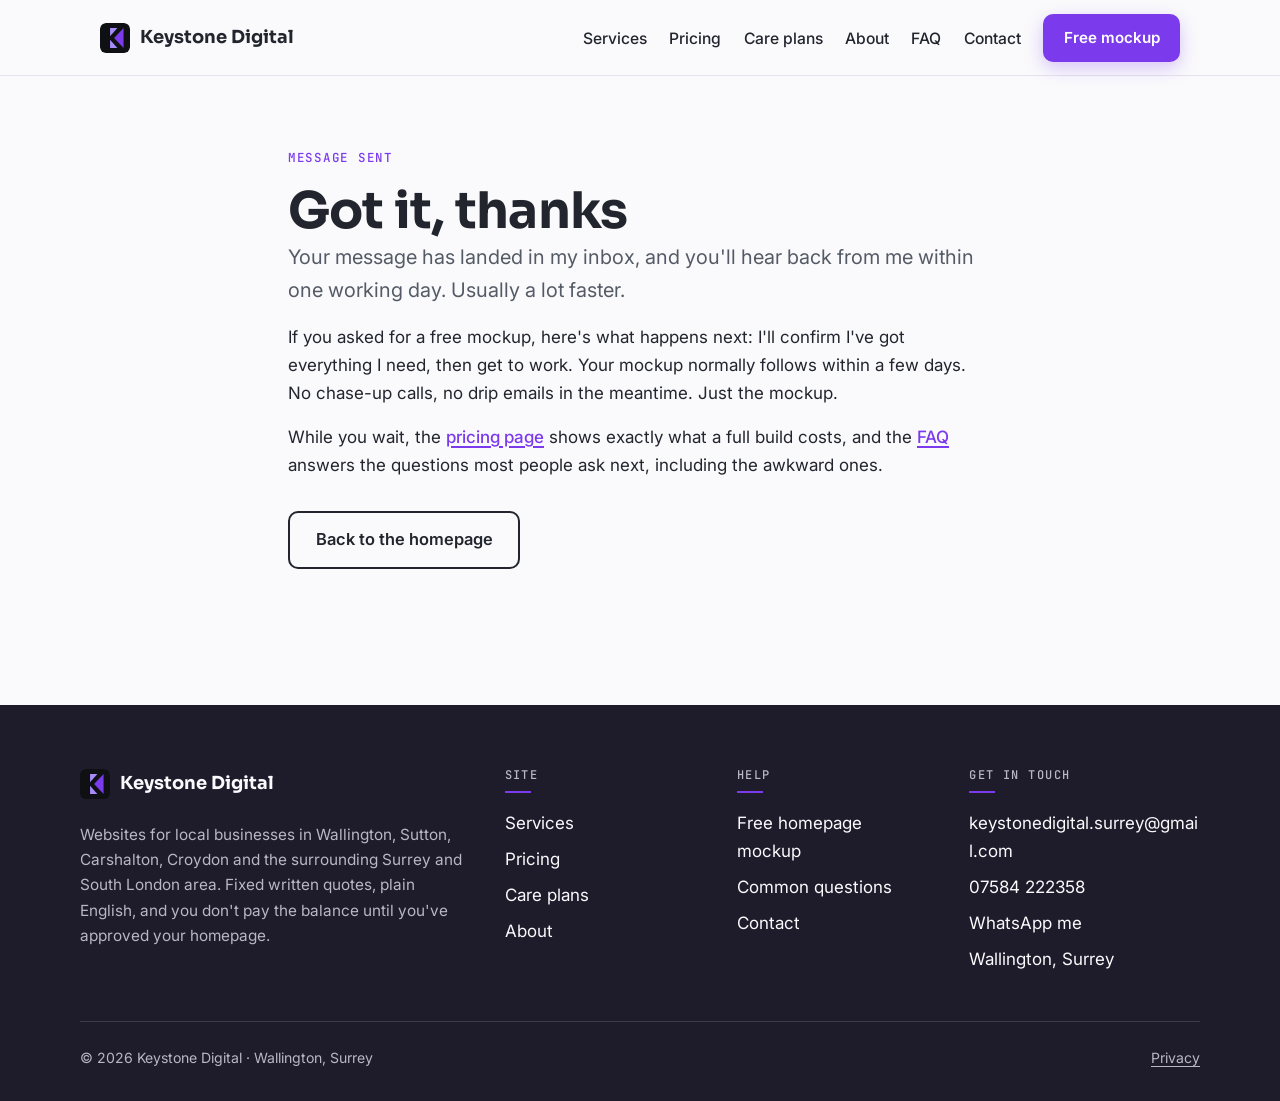
<file: thanks.html>
<!DOCTYPE html>
<html lang="en-GB">
<head>
  <meta charset="UTF-8">
  <meta name="viewport" content="width=device-width, initial-scale=1">
  <title>Thanks: Message Received | Keystone Digital</title>
  <meta name="description" content="Your message has been received. You'll hear back within one working day.">
  <meta name="robots" content="noindex, nofollow">
  <link rel="canonical" href="https://keystone-digital.co.uk/thanks.html">
  <meta property="og:type" content="website">
  <meta property="og:site_name" content="Keystone Digital">
  <meta property="og:title" content="Thanks: Message Received | Keystone Digital">
  <meta property="og:description" content="Your message has been received. You'll hear back within one working day.">
  <meta property="og:url" content="https://keystone-digital.co.uk/thanks.html">
  <meta property="og:locale" content="en_GB">
  <meta property="og:image" content="https://keystone-digital.co.uk/logo-dark.png">
  <meta property="og:image:width" content="1024">
  <meta property="og:image:height" content="1024">
  <meta name="twitter:card" content="summary">
  <meta name="twitter:image" content="https://keystone-digital.co.uk/logo-dark.png">
  <meta name="twitter:title" content="Thanks: Message Received | Keystone Digital">
  <meta name="twitter:description" content="Your message has been received. You'll hear back within one working day.">
  <link rel="icon" href="data:image/svg+xml,%3Csvg xmlns='http://www.w3.org/2000/svg' viewBox='0 0 1024 1024'%3E%3Crect width='1024' height='1024' rx='180' fill='%230E1013'/%3E%3Cpath d='M343 174h250L343 454z' fill='%23A78BFA'/%3E%3Cpath d='M343 574v276h250z' fill='%23A78BFA'/%3E%3Cpath d='M804 174v676L482 512z' fill='%237C3AED'/%3E%3C/svg%3E">
  <link rel="preconnect" href="https://fonts.googleapis.com">
  <link rel="preconnect" href="https://fonts.gstatic.com" crossorigin>
  <link href="https://fonts.googleapis.com/css2?family=Inter:wght@400;500;600&family=JetBrains+Mono:wght@500;700&family=Sora:wght@600;700&display=swap" rel="stylesheet">
  <script>document.documentElement.className += " js";</script>
  <link rel="stylesheet" href="styles.css">
</head>
<body>
  <a class="skip-link" href="#main">Skip to content</a>
  <header class="site-header">
    <div class="nav-bar">
      <a class="brand" href="index.html"><svg viewBox="0 0 1024 1024" aria-hidden="true" focusable="false"><rect width="1024" height="1024" rx="180" fill="#0E1013"/><path d="M343 174h250L343 454z" fill="#A78BFA"/><path d="M343 574v276h250z" fill="#A78BFA"/><path d="M804 174v676L482 512z" fill="#7C3AED"/></svg>Keystone Digital</a>
      <button class="nav-toggle" aria-expanded="false" aria-controls="nav-links">
        <span class="visually-hidden">Menu</span>
        <svg class="icon-open" viewBox="0 0 24 24" fill="none" stroke="currentColor" stroke-width="2" stroke-linecap="round" aria-hidden="true"><path d="M4 7h16M4 12h16M4 17h16"/></svg>
        <svg class="icon-close" viewBox="0 0 24 24" fill="none" stroke="currentColor" stroke-width="2" stroke-linecap="round" aria-hidden="true"><path d="M6 6l12 12M18 6L6 18"/></svg>
      </button>
      <ul class="nav-links" id="nav-links">
        <li><a href="services.html">Services</a></li>
        <li><a href="pricing.html">Pricing</a></li>
        <li><a href="care-plans.html">Care plans</a></li>
        <li><a href="about.html">About</a></li>
        <li><a href="faq.html">FAQ</a></li>
        <li><a href="contact.html">Contact</a></li>
        <!-- WORK PAGE SLOT: <li><a href="work.html">Work</a></li> goes above Pricing when ready. -->
        <li><a class="btn btn-primary" href="free-mockup.html">Free mockup</a></li>
      </ul>
    </div>
  </header>
  <main id="main">
    <section class="section">
      <div class="inner" style="max-width:44rem">
        <span class="eyebrow">Message sent</span>
        <h1>Got it, thanks</h1>
        <p class="lede">Your message has landed in my inbox, and you'll hear back from me within one working day. Usually a lot faster.</p>
        <p class="measure">If you asked for a free mockup, here's what happens next: I'll confirm I've got everything I need, then get to work. Your mockup normally follows within a few days. No chase-up calls, no drip emails in the meantime. Just the mockup.</p>
        <p class="measure">While you wait, the <a class="link" href="pricing.html">pricing page</a> shows exactly what a full build costs, and the <a class="link" href="faq.html">FAQ</a> answers the questions most people ask next, including the awkward ones.</p>
        <p class="mt-2"><a class="btn btn-ghost" href="index.html">Back to the homepage</a></p>
      </div>
    </section>
  </main>
  <footer class="site-footer">
    <div class="inner">
      <div class="footer-grid">
        <div>
          <a class="brand" href="index.html" style="color:var(--dark-text)"><svg viewBox="0 0 1024 1024" aria-hidden="true" focusable="false"><rect width="1024" height="1024" rx="180" fill="#0E1013"/><path d="M343 174h250L343 454z" fill="#A78BFA"/><path d="M343 574v276h250z" fill="#A78BFA"/><path d="M804 174v676L482 512z" fill="#7C3AED"/></svg>Keystone Digital</a>
          <p class="blurb">Websites for local businesses in Wallington, Sutton, Carshalton, Croydon and the surrounding Surrey and South London area. Fixed written quotes, plain English, and you don't pay the balance until you've approved your homepage.</p>
        </div>
        <div>
          <h4>Site</h4>
          <ul>
            <li><a href="services.html">Services</a></li>
            <!-- WORK PAGE SLOT: <li><a href="work.html">Work</a></li> goes here when ready. -->
            <li><a href="pricing.html">Pricing</a></li>
            <li><a href="care-plans.html">Care plans</a></li>
            <li><a href="about.html">About</a></li>
          </ul>
        </div>
        <div>
          <h4>Help</h4>
          <ul>
            <li><a href="free-mockup.html">Free homepage mockup</a></li>
            <li><a href="faq.html">Common questions</a></li>
            <li><a href="contact.html">Contact</a></li>
          </ul>
        </div>
        <div>
          <h4>Get in touch</h4>
          <ul>
            <li><a class="footer-email" href="mailto:keystonedigital.surrey@gmail.com">keystonedigital.surrey@gmail.com</a></li>
            <li><a href="tel:+447584222358">07584 222358</a></li>
            <li><a href="https://wa.me/447584222358" rel="noopener">WhatsApp me</a></li>
            <li>Wallington, Surrey</li>
          </ul>
        </div>
      </div>
      <div class="footer-legal">
        <span>&copy; 2026 Keystone Digital &middot; Wallington, Surrey</span>
        <span><a href="privacy.html">Privacy</a></span>
      </div>
    </div>
  </footer>
  <script src="main.js"></script>
  <!-- Cloudflare Web Analytics --><script type='module' src='https://static.cloudflareinsights.com/beacon.min.js' data-cf-beacon='{"token": "872a012d900a4dfeaf34f4471a6d7d39"}'></script><!-- End Cloudflare Web Analytics -->
</body>
</html>
</file>
<file: styles.css>
/* ==========================================================================
   Keystone Digital, shared stylesheet
   Light warm base / charcoal ink / royal purple reserved for actions.
   ========================================================================== */

/* ---- Design tokens ---- */
:root{
  --bg:        #FAFAFC;  /* cool off-white base            */
  --surface:   #FFFFFF;  /* cards                          */
  --tint:      #F4F2FA;  /* light purple section tint      */
  --tint-deep: #EDE9F8;  /* icon tiles / chips             */
  --line:      #E6E3EE;  /* borders / rules                */
  --ink:       #22252E;  /* headings & body, 14.7:1 on bg */
  --muted:     #555B66;  /* secondary text, 6.6:1 on bg   */
  --accent:    #7C3AED;  /* actions only, 5.3:1 on bg     */
  --accent-light: #8B5CF6; /* borders/underlines only, 3.96:1, fails as text */
  --accent-hover: #6D28D9; /* hover fill, white on it = 7.10:1 */
  --accent-deep:  #5B21B6; /* active + focus ring, 8.98:1 */
  --dark:      #1E1B2A;  /* the one dark section (footer), purple-tinted */
  --dark-text: #FAFAFC;
  --dark-muted:#B9B6C6;  /* 8.5:1 on --dark                */
  --dark-link: #C4B5FD;  /* 9.0:1 on --dark                */

  --font-display:"Sora",-apple-system,BlinkMacSystemFont,"Segoe UI",sans-serif;
  --font-body:"Inter",-apple-system,BlinkMacSystemFont,"Segoe UI",sans-serif;
  --font-mono:"JetBrains Mono",ui-monospace,SFMono-Regular,Menlo,Consolas,monospace;

  --radius:10px;
  --radius-lg:16px;
  --shadow-card:0 1px 2px rgba(34,37,46,.05),0 8px 28px rgba(80,50,160,.09);
  --shadow-lift:0 2px 4px rgba(34,37,46,.06),0 14px 44px rgba(80,50,160,.16);
  --container:1120px;
}

/* ---- Reset / base ---- */
*,*::before,*::after{box-sizing:border-box;margin:0;padding:0}
html{scroll-behavior:smooth}
body{
  font-family:var(--font-body);
  font-size:1.0625rem;
  line-height:1.65;
  color:var(--ink);
  background:var(--bg);
  -webkit-font-smoothing:antialiased;
}
img,svg{display:block;max-width:100%}
a{color:var(--ink)}
main{display:block}

/* ---- Skip link ---- */
.skip-link{
  position:absolute;left:1rem;top:-3.5rem;z-index:200;
  background:var(--ink);color:var(--dark-text);
  padding:.6rem 1rem;border-radius:0 0 var(--radius) var(--radius);
  font-weight:600;text-decoration:none;transition:top .15s ease;
}
.skip-link:focus{top:0}

/* ---- Typography ---- */
h1,h2,h3,h4{font-family:var(--font-display);line-height:1.15;letter-spacing:-.015em;font-weight:700}
h1{font-size:clamp(2.1rem,4.6vw,3.15rem)}
h2{font-size:clamp(1.55rem,3vw,2.15rem)}
h3{font-size:clamp(1.15rem,2vw,1.35rem)}
p{margin:0 0 1rem}
p:last-child{margin-bottom:0}
.lede{font-size:clamp(1.1rem,1.8vw,1.25rem);color:var(--muted);max-width:44rem}
.muted{color:var(--muted)}
.eyebrow{
  font-family:var(--font-mono);font-size:.78rem;font-weight:500;
  letter-spacing:.14em;text-transform:uppercase;color:var(--accent);
  display:block;margin-bottom:.85rem;
}
/* highlighter stroke behind key words */
.hl{background:linear-gradient(transparent 58%,var(--tint-deep) 58%)}
.measure{max-width:44rem}

/* In-copy links */
.link{
  color:var(--accent);text-decoration:underline;
  text-decoration-thickness:1.5px;text-underline-offset:3px;font-weight:500;
}
.link:hover{text-decoration-color:var(--accent-light)}

/* ---- Buttons ---- */
.btn{
  display:inline-flex;align-items:center;gap:.5rem;
  font-family:var(--font-body);font-weight:600;font-size:1.03rem;
  padding:.85rem 1.6rem;border-radius:var(--radius);
  text-decoration:none;cursor:pointer;border:2px solid transparent;
  transition:background-color .18s ease,border-color .18s ease,transform .18s ease;
}
.btn-primary{background:var(--accent);color:#fff;box-shadow:0 6px 18px rgba(124,58,237,.28)}
.btn-primary:hover{background:var(--accent-hover)}
.btn-primary:active{background:var(--accent-deep)}
.btn-ghost{background:transparent;color:var(--ink);border-color:var(--ink)}
.btn-ghost:hover{border-color:var(--accent);color:var(--accent)}
.btn-lg{padding:1rem 2rem;font-size:1.1rem}
.btn-block{width:100%;justify-content:center}

/* ---- Focus ---- */
:focus-visible{
  outline:3px solid var(--accent-deep);
  outline-offset:3px;border-radius:4px;
}
.btn:focus-visible{outline-offset:4px}

/* ---- Header / nav ---- */
.site-header{
  position:sticky;top:0;z-index:100;
  border-bottom:1px solid var(--line);
}
/* Blur lives on a pseudo-element: backdrop-filter on the header itself would
   make it the containing block for the fixed mobile menu and shrink the menu. */
.site-header::before{
  content:"";position:absolute;inset:0;z-index:-1;
  background:rgba(250,250,252,.92);
  -webkit-backdrop-filter:saturate(1.2) blur(10px);
  backdrop-filter:saturate(1.2) blur(10px);
}
.nav-bar{
  max-width:var(--container);margin:0 auto;
  display:flex;align-items:center;justify-content:space-between;
  padding:.85rem 1.25rem;gap:1rem;
}
.brand{
  display:inline-flex;align-items:center;gap:.6rem;text-decoration:none;
  font-family:var(--font-display);font-weight:700;font-size:1.12rem;color:var(--ink);
}
.brand svg{width:30px;height:30px;border-radius:6px}
.nav-links{display:flex;align-items:center;gap:1.4rem;list-style:none}
.nav-links a:not(.btn){
  text-decoration:none;color:var(--ink);font-weight:500;font-size:.98rem;
  padding:.35rem 0;border-bottom:2px solid transparent;
}
.nav-links a:not(.btn):hover{border-bottom-color:var(--accent-light)}
.nav-links a[aria-current="page"]{border-bottom-color:var(--accent);color:var(--accent)}
.nav-links .btn{padding:.6rem 1.15rem;font-size:.95rem}
.nav-toggle{
  display:none;background:none;border:2px solid var(--ink);border-radius:8px;
  padding:.45rem .55rem;cursor:pointer;color:var(--ink);
}
.nav-toggle svg{width:20px;height:20px}
.nav-toggle .icon-close{display:none}
.nav-toggle[aria-expanded="true"] .icon-open{display:none}
.nav-toggle[aria-expanded="true"] .icon-close{display:block}

@media (max-width:820px){
  .nav-toggle{display:inline-flex;background:var(--surface)}
  .brand,.nav-toggle{position:relative;z-index:2}
  .nav-links{
    position:fixed;top:0;left:0;right:0;bottom:0;z-index:1;
    height:100vh;height:100dvh;overflow-y:auto;overscroll-behavior:contain;
    display:none;flex-direction:column;justify-content:center;align-items:center;
    gap:1.4rem;background:var(--bg);
    padding:5.5rem 2rem calc(2rem + env(safe-area-inset-bottom,0px));
  }
  .nav-links.is-open{display:flex}
  .nav-links li{width:100%;max-width:320px;text-align:center}
  .nav-links a:not(.btn){display:block;font-size:1.35rem;font-family:var(--font-display);padding:.5rem 0}
  .nav-links .btn{width:100%;justify-content:center;margin-top:.5rem;padding:.9rem 1.2rem;font-size:1.05rem}
  body.nav-locked{overflow:hidden}
  .site-header.nav-open::before{background:var(--bg);-webkit-backdrop-filter:none;backdrop-filter:none}
}

/* ---- Sections & layout ---- */
.section{padding:4.5rem 1.25rem}
.section-tint{background:var(--tint)}
.section > .inner,.section-inner{max-width:var(--container);margin:0 auto}
.section-head{max-width:44rem;margin-bottom:2.5rem}
.grid-2{display:grid;gap:2rem;grid-template-columns:repeat(auto-fit,minmax(300px,1fr))}
.grid-3{display:grid;gap:1.5rem;grid-template-columns:repeat(auto-fit,minmax(270px,1fr))}
.grid-4{display:grid;gap:1.5rem;grid-template-columns:repeat(auto-fit,minmax(230px,1fr))}

/* ---- Hero ---- */
.hero{padding:4.5rem 1.25rem 5rem;position:relative;overflow:hidden}
.hero::before{ /* soft purple light behind the quotation card */
  content:"";position:absolute;top:-140px;right:-160px;width:640px;height:640px;
  border-radius:50%;pointer-events:none;
  background:radial-gradient(circle,rgba(124,58,237,.13),rgba(124,58,237,0) 62%);
}
.hero::after{ /* keystone arc, drawn in purple */
  content:"";position:absolute;top:60px;right:8%;width:340px;height:340px;
  border:2px solid var(--tint-deep);border-radius:50%;pointer-events:none;
}
.hero .inner{position:relative;z-index:1}
.hero .inner{
  max-width:var(--container);margin:0 auto;
  display:grid;grid-template-columns:1.05fr .95fr;gap:3.5rem;align-items:center;
}
.hero-copy .lede{margin:1.15rem 0 1.8rem}
.hero-ctas{display:flex;flex-wrap:wrap;gap:.9rem;align-items:center}
.hero-note{margin-top:1rem;font-size:.92rem;color:var(--muted)}
@media (max-width:940px){
  .hero .inner{grid-template-columns:1fr;gap:2.75rem}
}

/* ---- The written quotation card (signature element) ---- */
.quote-card{
  background:var(--surface);
  border:1px solid var(--line);
  border-radius:var(--radius-lg);
  box-shadow:var(--shadow-lift);
  padding:1.75rem 1.85rem 1.5rem;
  font-size:.95rem;
  max-width:460px;
  margin-inline:auto;
  position:relative;
  transform:rotate(.4deg);
}
.quote-card::before{ /* punched-hole / clipboard hint */
  content:"";position:absolute;top:-9px;left:50%;transform:translateX(-50%);
  width:64px;height:18px;background:var(--tint-deep);
  border:1px solid var(--line);border-radius:9px;
}
.qc-head{
  display:flex;justify-content:space-between;align-items:baseline;
  font-family:var(--font-mono);font-size:.72rem;letter-spacing:.1em;
  text-transform:uppercase;color:var(--accent);
  padding-bottom:.9rem;border-bottom:2px solid var(--accent);
}
.qc-title{
  font-family:var(--font-display);font-weight:700;font-size:1.05rem;
  letter-spacing:0;text-transform:none;color:var(--ink);
}
.qc-meta{display:grid;grid-template-columns:auto 1fr;gap:.25rem 1rem;padding:1rem 0;border-bottom:1px solid var(--line);font-size:.92rem}
.qc-meta dt{font-family:var(--font-mono);font-size:.72rem;letter-spacing:.08em;text-transform:uppercase;color:var(--muted);align-self:baseline}
.qc-meta dd{margin:0}
.qc-lines{list-style:none;padding:1.1rem 0;border-bottom:1px solid var(--line)}
.qc-lines li{display:flex;align-items:baseline;gap:.5rem;padding:.28rem 0}
.qc-lines .dots{flex:1;border-bottom:2px dotted var(--line);transform:translateY(-4px)}
.qc-lines .amt{font-family:var(--font-mono);font-size:.88rem}
.qc-total{
  display:flex;justify-content:space-between;align-items:baseline;
  padding:1rem 0 .4rem;font-family:var(--font-display);font-weight:700;font-size:1.1rem;
}
.qc-total .amt{font-family:var(--font-mono);font-weight:700;color:var(--accent)}
.qc-terms{font-size:.85rem;color:var(--muted);padding-bottom:.9rem;border-bottom:1px solid var(--line)}
.qc-approved{
  display:flex;align-items:center;gap:.5rem;margin-top:.95rem;
  font-family:var(--font-mono);font-size:.78rem;letter-spacing:.06em;color:var(--accent);
}
.qc-approved svg{width:16px;height:16px;flex:none}

/* ---- Feature / value cards ---- */
.card{
  background:var(--surface);border:1px solid var(--line);
  border-radius:var(--radius-lg);padding:1.75rem;box-shadow:var(--shadow-card);
}
.card h3{margin-bottom:.6rem}
.card{border-top:3px solid var(--accent)}
.card .icon{
  width:42px;height:42px;border-radius:10px;background:var(--tint-deep);
  display:flex;align-items:center;justify-content:center;margin-bottom:1.1rem;
}
.card .icon svg{width:22px;height:22px;color:var(--accent)}

/* ---- Process wireframes ---- */
.step{position:relative}
.step-num{
  font-family:var(--font-mono);font-size:.78rem;letter-spacing:.1em;
  color:var(--accent);display:block;margin-bottom:.5rem;
}
.wire .bar.acc{background:var(--accent)}
.wire{
  background:var(--surface);border:1px solid var(--line);border-radius:var(--radius);
  padding:.9rem;margin-bottom:1.1rem;height:120px;
  display:flex;flex-direction:column;gap:.45rem;overflow:hidden;
}
.wire .bar{height:9px;border-radius:4px;background:var(--tint)}
.wire .bar.dark{background:var(--ink);opacity:.85}
.wire .bar.half{width:52%}
.wire .bar.third{width:34%}
.wire .row{display:flex;gap:.45rem}
.wire .box{flex:1;border-radius:4px;background:var(--tint)}
.wire .box.tall{height:38px}
.wire .box.outline{background:transparent;border:1.5px dashed var(--line)}

/* ---- Miniature site previews ---- */
.mini{
  background:var(--surface);border:1px solid var(--line);
  border-radius:var(--radius);overflow:hidden;box-shadow:var(--shadow-card);
}
.mini-chrome{
  display:flex;gap:.3rem;padding:.5rem .6rem;background:var(--tint);
  border-bottom:1px solid var(--line);
}
.mini-chrome i{width:7px;height:7px;border-radius:50%;background:var(--line);display:block}
.mini-body{padding:.7rem;display:flex;flex-direction:column;gap:.4rem;min-height:120px}
.mini .m-bar{height:8px;border-radius:3px;background:var(--tint)}
.mini .m-bar.ink{background:var(--ink);opacity:.85}
.mini .m-bar.w40{width:40%}
.mini .m-bar.w65{width:65%}
.mini .m-row{display:flex;gap:.4rem}
.mini .m-btn{width:26%;height:9px;border-radius:3px;background:var(--accent)}
.mini .m-box{flex:1;height:30px;border-radius:3px;background:var(--tint)}

/* ---- Package cards ---- */
.pkg{
  background:var(--surface);border:1px solid var(--line);
  border-radius:var(--radius-lg);padding:2rem 1.75rem;box-shadow:var(--shadow-card);
  display:flex;flex-direction:column;
}
.pkg-name{font-family:var(--font-display);font-weight:700;font-size:1.25rem}
.pkg-price{
  font-family:var(--font-mono);font-size:2rem;font-weight:700;margin:.7rem 0 .2rem;
}
.pkg-price small{font-size:.85rem;font-weight:500;color:var(--muted)}
.pkg-for{color:var(--muted);font-size:.95rem;margin-bottom:1.2rem}
.pkg ul{list-style:none;margin:0 0 1.5rem;display:grid;gap:.55rem}
.pkg li{display:flex;gap:.6rem;align-items:flex-start;font-size:.96rem}
.pkg li svg{width:18px;height:18px;flex:none;margin-top:.2rem}
.pkg li.excl{color:var(--muted)}
.pkg li.excl svg{color:var(--line)}
.pkg .btn{margin-top:auto}
.pkg-featured{border:2px solid var(--accent);box-shadow:var(--shadow-lift)}
.pkg-flag{
  font-family:var(--font-mono);font-size:.7rem;letter-spacing:.12em;text-transform:uppercase;
  color:var(--accent);margin-bottom:.4rem;display:block;
}
.pkg li svg{color:var(--accent)}

/* ---- Guarantee panel ---- */
.guarantee{
  background:var(--surface);border:2px solid var(--accent);border-radius:var(--radius-lg);
  padding:2.5rem;box-shadow:var(--shadow-lift);
  display:grid;grid-template-columns:auto 1fr;gap:2rem;align-items:start;
}
.guarantee .seal{
  width:74px;height:74px;border-radius:50%;border:2px solid var(--accent);
  background:var(--tint-deep);
  display:flex;align-items:center;justify-content:center;flex:none;
}
.guarantee .seal svg{width:34px;height:34px;color:var(--accent)}
@media (max-width:640px){.guarantee{grid-template-columns:1fr;padding:1.75rem}
  .card[style*="grid-template-columns"]{grid-template-columns:1fr !important}}

/* ---- Definition rows (service blocks, plan details) ---- */
.svc{
  display:grid;grid-template-columns:minmax(220px,300px) 1fr;gap:2.25rem;
  padding:2.75rem 0;border-top:1px solid var(--line);
}
.svc:last-of-type{border-bottom:1px solid var(--line)}
.svc-side .eyebrow{margin-bottom:.5rem}
.svc-side{border-left:3px solid var(--accent);padding-left:1.1rem}
@media (max-width:760px){.svc-side{border-left-width:3px}}
.svc-price{font-family:var(--font-mono);font-size:.95rem;margin-top:.6rem}
.svc-body h4{font-family:var(--font-display);font-size:.98rem;margin:1.1rem 0 .35rem}
.svc-body ul{margin:.25rem 0 .5rem 1.15rem}
.svc-body li{margin:.25rem 0}
@media (max-width:760px){.svc{grid-template-columns:1fr;gap:1rem}}

/* ---- FAQ ---- */
.faq-item{border-bottom:1px solid var(--line)}
.faq-item summary{
  list-style:none;cursor:pointer;padding:1.35rem .25rem;
  font-family:var(--font-display);font-weight:600;font-size:1.08rem;
  display:flex;justify-content:space-between;align-items:center;gap:1rem;
}
.faq-item summary::-webkit-details-marker{display:none}
.faq-item summary svg{width:20px;height:20px;flex:none;color:var(--accent);transition:transform .2s ease}
.faq-item[open] summary svg{transform:rotate(45deg)}
.faq-item .faq-a{padding:0 .25rem 1.5rem;max-width:44rem;color:var(--ink)}

/* ---- Tables ---- */
.table-wrap{overflow-x:auto}
table.addons{width:100%;border-collapse:collapse;font-size:.98rem}
table.addons th,table.addons td{text-align:left;padding:.85rem .75rem;border-bottom:1px solid var(--line)}
table.addons th{font-family:var(--font-mono);font-size:.75rem;letter-spacing:.1em;text-transform:uppercase;color:var(--accent);font-weight:500;border-bottom:2px solid var(--accent)}
table.addons td.amt{font-family:var(--font-mono);white-space:nowrap}

/* ---- Forms ---- */
.form-card{
  background:var(--surface);border:1px solid var(--line);border-radius:var(--radius-lg);
  padding:2rem;box-shadow:var(--shadow-card);
}
.field{margin-bottom:1.25rem}
.field label{display:block;font-weight:600;font-size:.95rem;margin-bottom:.4rem}
.field .hint{font-weight:400;color:var(--muted);font-size:.85rem}
.field input,.field textarea,.field select{
  width:100%;padding:.75rem .9rem;font:inherit;color:var(--ink);
  background:var(--bg);border:1.5px solid var(--line);border-radius:var(--radius);
}
.field input:focus-visible,.field textarea:focus-visible{
  outline:3px solid var(--accent-deep);outline-offset:1px;border-color:var(--accent);
}
.field .error-msg{display:none;color:#A4262C;font-size:.88rem;margin-top:.35rem;font-weight:500}
.field.has-error input,.field.has-error textarea{border-color:#A4262C}
.field.has-error .error-msg{display:block}
/* Honeypot, hidden from sighted users AND removed from AT via aria-hidden in markup */
.hp-field{position:absolute;left:-9999px;width:1px;height:1px;overflow:hidden}

/* ---- Dark footer (the one dark section) ---- */
.site-footer{background:var(--dark);color:var(--dark-text);padding:4rem 1.25rem 2rem;margin-top:4rem}
.site-footer .inner{max-width:var(--container);margin:0 auto}
.footer-grid{display:grid;gap:2.5rem;grid-template-columns:2fr 1fr 1fr 1.2fr;margin-bottom:2.5rem}
.site-footer h4{font-family:var(--font-mono);font-size:.75rem;letter-spacing:.12em;text-transform:uppercase;color:var(--dark-muted);font-weight:500;margin-bottom:1rem}
.site-footer h4::after{content:"";display:block;width:26px;height:2px;background:var(--accent);margin-top:.5rem}
.site-footer ul{list-style:none}
.site-footer li{margin:.5rem 0}
.site-footer a{color:var(--dark-text);text-decoration:none}
.site-footer a:hover{color:var(--dark-link);text-decoration:underline;text-underline-offset:3px}
.site-footer .blurb{color:var(--dark-muted);max-width:28rem;margin-top:.9rem;font-size:.96rem}
.footer-legal{
  border-top:1px solid rgba(250,247,242,.14);padding-top:1.5rem;
  display:flex;flex-wrap:wrap;gap:1rem;justify-content:space-between;
  color:var(--dark-muted);font-size:.88rem;
}
.footer-legal a{color:var(--dark-muted);text-decoration:underline;text-underline-offset:3px}
.footer-legal a:hover{color:var(--dark-link)}
@media (max-width:900px){.footer-grid{grid-template-columns:1fr 1fr}}
@media (max-width:560px){.footer-grid{grid-template-columns:1fr}}

/* ---- Areas strip ---- */
.areas{display:flex;flex-wrap:wrap;gap:.6rem;list-style:none;margin-top:1.25rem}
.areas li{
  font-family:var(--font-mono);font-size:.82rem;letter-spacing:.04em;
  border:1px solid var(--line);background:var(--surface);
  border-radius:99px;padding:.4rem .95rem .4rem .8rem;
  display:inline-flex;align-items:center;gap:.5rem;
}
.areas li::before{content:"";width:7px;height:7px;border-radius:50%;background:var(--accent)}

/* ---- CTA band ---- */
.cta-band{
  max-width:var(--container);margin:0 auto;text-align:center;
  padding:3.5rem 1.5rem;background:var(--surface);
  border:1px solid var(--line);border-top:3px solid var(--accent);
  border-radius:var(--radius-lg);box-shadow:var(--shadow-card);
}
.cta-band h2{margin-bottom:.75rem}
.cta-band .lede{margin:0 auto 1.75rem}

/* ---- Scroll reveal (fully disabled under reduced motion) ---- */
@media (prefers-reduced-motion:no-preference){
  /* .js is set by an inline script, without JS the content is never hidden. */
  .js .reveal{opacity:0;transform:translateY(18px);transition:opacity .55s ease,transform .55s ease}
  .js .reveal.in{opacity:1;transform:none}
  .btn-primary:hover{transform:translateY(-1px)}
}
@media (prefers-reduced-motion:reduce){
  html{scroll-behavior:auto}
  *,*::before,*::after{transition:none !important;animation:none !important}
}

/* ---- Utility ---- */
.mt-1{margin-top:1rem}.mt-2{margin-top:2rem}.mt-3{margin-top:3rem}
.center{text-align:center}
.visually-hidden{
  position:absolute;width:1px;height:1px;overflow:hidden;
  clip:rect(0 0 0 0);clip-path:inset(50%);white-space:nowrap;
}

/* ---- Small screens ---- */
@media (max-width:480px){
  .section{padding:3.25rem 1.1rem}
  .hero{padding:3rem 1.1rem 3.5rem}
  .quote-card{transform:none;padding:1.4rem 1.25rem 1.2rem}
  .hero-ctas .btn{width:100%;justify-content:center}
}

/* ---- Miniature preview inside a package card ---- */
.pkg-mini{margin-bottom:1rem}
.pkg-mini .mini-body{min-height:96px}
.pkg-mini-cap{
  font-family:var(--font-mono);font-size:.72rem;letter-spacing:.06em;
  color:var(--muted);margin-bottom:1.1rem;
}
a.mini{display:block;text-decoration:none;transition:box-shadow .18s ease,transform .18s ease}
a.mini:hover{box-shadow:var(--shadow-lift)}

/* ---- About page: copy + photo ---- */
.about-grid{display:grid;grid-template-columns:minmax(0,1.15fr) minmax(280px,380px);gap:3.5rem;align-items:start}
.about-photo{position:sticky;top:6rem;margin:0}
.about-photo img{width:100%;height:auto;border-radius:var(--radius-lg);box-shadow:var(--shadow-lift);border-top:3px solid var(--accent)}
.about-photo figcaption{font-family:var(--font-mono);font-size:.75rem;letter-spacing:.06em;color:var(--muted);margin-top:.85rem}
@media (max-width:860px){
  .about-grid{grid-template-columns:1fr;gap:2rem}
  .about-photo{position:static;order:-1;max-width:340px}
}

/* long email address wraps cleanly on narrow screens */
.footer-email{overflow-wrap:anywhere}

/* ---- Add-ons table becomes cards on phones: no sideways scrolling ---- */
@media (max-width:640px){
  table.addons,table.addons tbody,table.addons tr,table.addons td{display:block;width:100%}
  table.addons thead{position:absolute;width:1px;height:1px;overflow:hidden;clip:rect(0 0 0 0);clip-path:inset(50%);white-space:nowrap}
  table.addons tr{
    display:grid;grid-template-columns:1fr auto;gap:.3rem 1rem;
    padding:1rem 1.1rem;margin-bottom:.75rem;
    background:var(--surface);border:1px solid var(--line);
    border-left:3px solid var(--accent);border-radius:var(--radius);
  }
  table.addons td{padding:0;border:0}
  table.addons td:first-child{font-weight:600;font-family:var(--font-display)}
  table.addons td.amt{grid-column:2;grid-row:1;text-align:right;font-weight:700;color:var(--accent)}
  table.addons td:nth-child(2){grid-column:1 / -1;color:var(--muted);font-size:.95rem}
}
</file>
